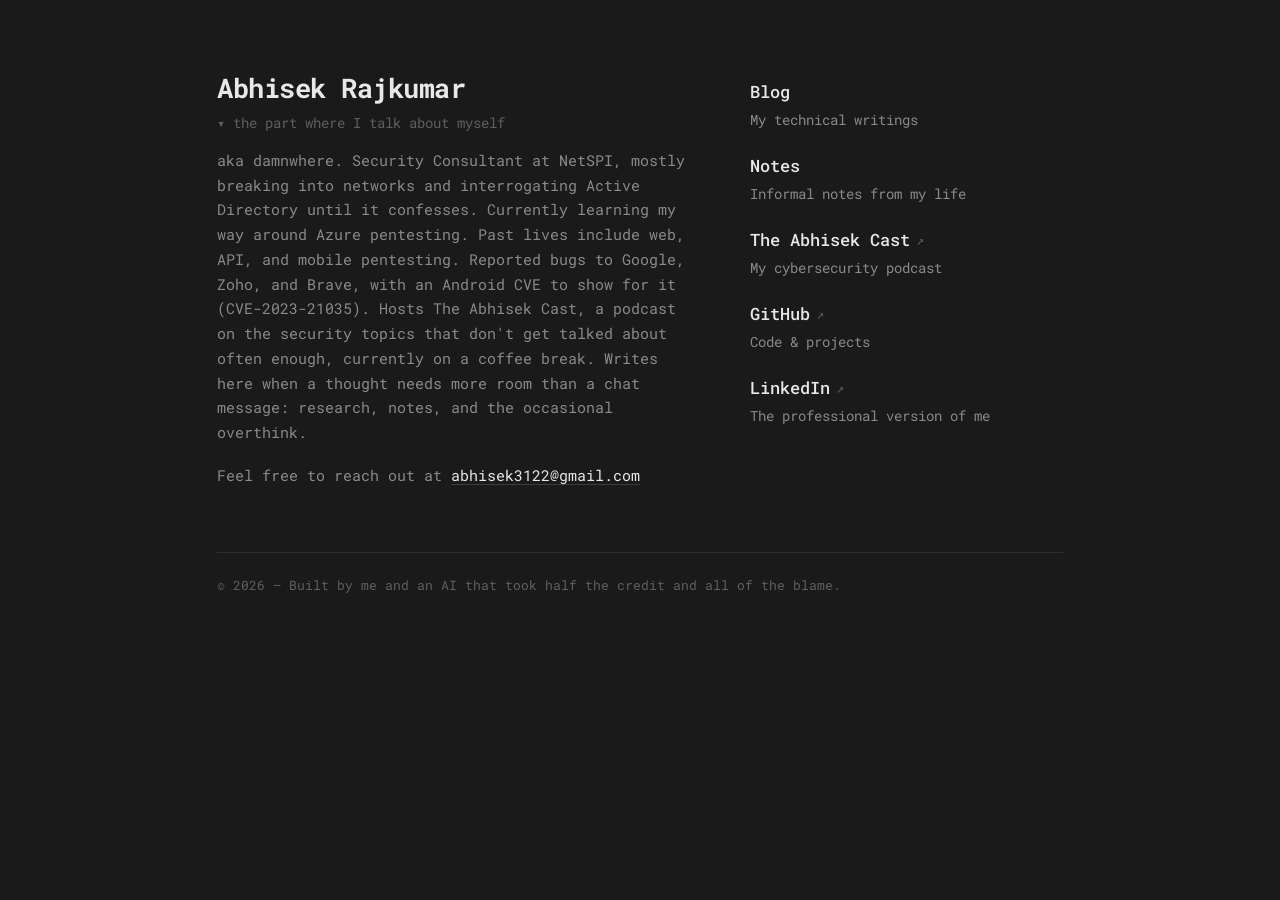
<file: index.html>
<!DOCTYPE html>
<html lang="en">
<head>
  <meta charset="UTF-8" />
  <meta name="viewport" content="width=device-width, initial-scale=1.0" />
  <title>abhisek aka. damnwhere</title>
  <meta name="description" content="Abhisek Rajkumar (damnwhere) — Security Consultant, host of The Abhisek Cast." />
  <meta property="og:type" content="website" />
  <meta property="og:title" content="abhisek aka. damnwhere" />
  <meta property="og:description" content="Abhisek Rajkumar (damnwhere) — Security Consultant, host of The Abhisek Cast." />
  <meta property="og:url" content="https://abhis3k.in/" />
  <meta name="twitter:card" content="summary" />
  <meta name="twitter:title" content="abhisek aka. damnwhere" />
  <meta name="twitter:description" content="Abhisek Rajkumar (damnwhere) — Security Consultant, host of The Abhisek Cast." />
  <link rel="icon" href="/favicon.svg" type="image/svg+xml" />
  <link rel="preconnect" href="https://fonts.googleapis.com" />
  <link rel="preconnect" href="https://fonts.gstatic.com" crossorigin />
  <link href="https://fonts.googleapis.com/css2?family=Roboto+Mono:wght@400;500;700&display=swap" rel="stylesheet" />
  <link rel="stylesheet" href="css/style.css" />
</head>
<body>
  <main class="wrap">
    <div class="layout">
      <nav class="links" id="links"></nav>
      <aside class="profile">
        <h1 id="name"></h1>
        <button class="bio-toggle" id="bioToggle" aria-expanded="true"></button>
        <div class="bio" id="bio">
          <p id="bioText"></p>
        </div>
        <p class="contact" id="contact"></p>
      </aside>
    </div>

    <footer id="footer"></footer>
  </main>

  <script src="config.js"></script>
  <script src="js/home.js"></script>
</body>
</html>
</file>
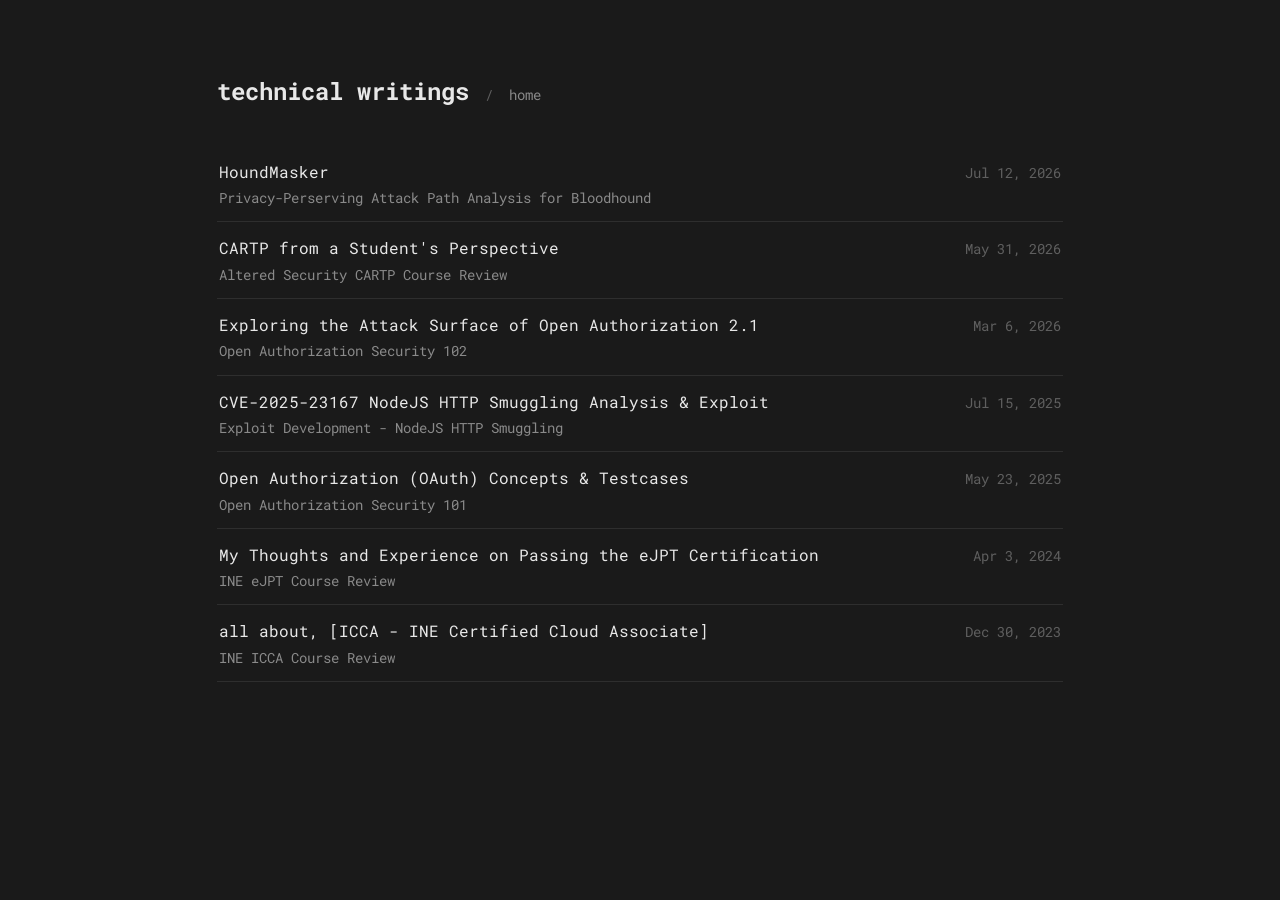
<file: blog/index.html>
<!DOCTYPE html>
<html lang="en">
<head>
  <meta charset="UTF-8" />
  <meta name="viewport" content="width=device-width, initial-scale=1.0" />
  <title>Writings — abhisek</title>
  <meta name="description" content="Technical writings & research by Abhisek Rajkumar (damnwhere)." />
  <meta property="og:type" content="website" />
  <meta property="og:title" content="Writings — abhisek" />
  <meta property="og:description" content="Technical writings & research by Abhisek Rajkumar (damnwhere)." />
  <meta property="og:url" content="https://abhis3k.in/blog/" />
  <meta name="twitter:card" content="summary" />
  <meta name="twitter:title" content="Writings — abhisek" />
  <meta name="twitter:description" content="Technical writings & research by Abhisek Rajkumar (damnwhere)." />
  <link rel="preconnect" href="https://fonts.googleapis.com" />
  <link rel="preconnect" href="https://fonts.gstatic.com" crossorigin />
  <link href="https://fonts.googleapis.com/css2?family=Roboto+Mono:wght@400;500;700&display=swap" rel="stylesheet" />
  <link rel="stylesheet" href="../css/style.css" />
  <link rel="icon" href="/favicon.svg" type="image/svg+xml" />
</head>
<body>
  <main class="wrap">
    <nav class="subnav">
      <h1>technical writings</h1>
      <span class="sep">/</span>
      <a href="../">home</a>
    </nav>

    <div id="content"><p class="empty">Loading…</p></div>
  </main>

  <script src="../js/blog-list.js"></script>
</body>
</html>
</file>
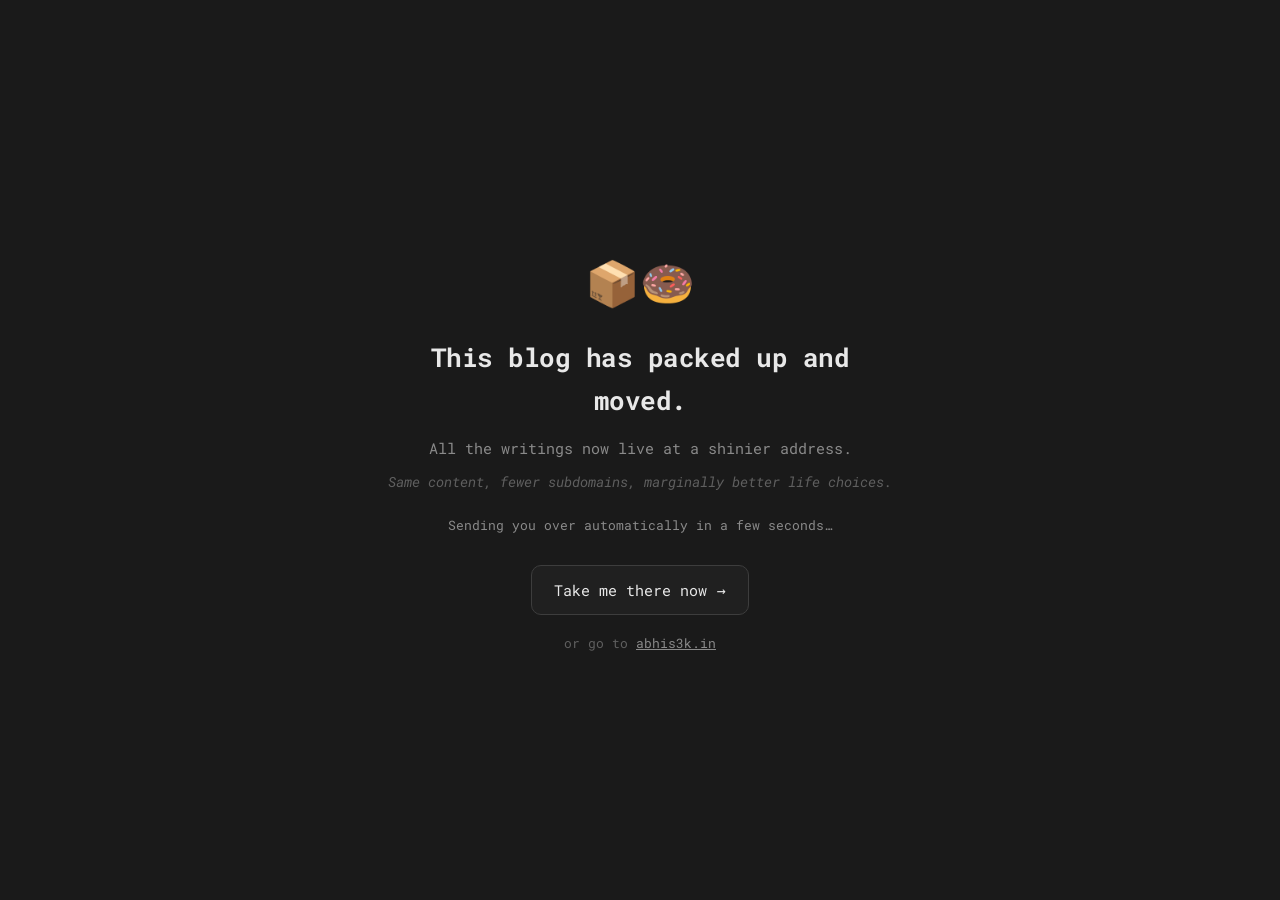
<file: moved-page/index.html>
<!DOCTYPE html>
<html lang="en">
<head>
  <meta charset="UTF-8" />
  <meta name="viewport" content="width=device-width, initial-scale=1.0" />
  <title>This blog has moved</title>
  <meta name="description" content="This blog has moved to abhis3k.in." />
  <link rel="icon" href="data:image/svg+xml,<svg xmlns='http://www.w3.org/2000/svg' viewBox='0 0 100 100'><text y='.9em' font-size='90'>🍩</text></svg>" />
  <link rel="preconnect" href="https://fonts.googleapis.com" />
  <link rel="preconnect" href="https://fonts.gstatic.com" crossorigin />
  <link href="https://fonts.googleapis.com/css2?family=Roboto+Mono:wght@400;500;700&display=swap" rel="stylesheet" />
  <meta http-equiv="refresh" content="3; url=https://abhis3k.in/blog/" />
  <style>
    * { box-sizing: border-box; margin: 0; padding: 0; }
    html, body { height: 100%; }
    body {
      background: #1a1a1a;
      color: #e8e8e8;
      font-family: "Roboto Mono", ui-monospace, SFMono-Regular, Menlo, Consolas, monospace;
      line-height: 1.65;
      -webkit-font-smoothing: antialiased;
      display: flex;
      align-items: center;
      justify-content: center;
      padding: 24px;
    }
    .card { max-width: 520px; text-align: center; }
    .emoji { font-size: 44px; }
    h1 {
      margin-top: 18px;
      font-size: 26px;
      font-weight: 700;
      letter-spacing: -0.5px;
    }
    p { margin-top: 14px; color: #8a8a8a; font-size: 15px; }
    .snark { margin-top: 10px; color: #5f5f5f; font-size: 13.5px; font-style: italic; }
    .redirect { margin-top: 22px; color: #8a8a8a; font-size: 13px; }
    .btn {
      display: inline-block;
      margin-top: 28px;
      padding: 12px 22px;
      border: 1px solid #3d3d3d;
      border-radius: 10px;
      background: #202020;
      color: #e8e8e8;
      text-decoration: none;
      font-size: 15px;
      transition: background .15s ease, border-color .15s ease, transform .15s ease;
    }
    .btn:hover { background: #262626; border-color: #4a4a4a; transform: translateY(-1px); }
    .url { margin-top: 18px; font-size: 12.5px; color: #5f5f5f; }
    .url a { color: #8a8a8a; }
  </style>
</head>
<body>
  <main class="card">
    <div class="emoji">📦🍩</div>
    <h1>This blog has packed up and moved.</h1>
    <p>All the writings now live at a shinier address.</p>
    <p class="snark">Same content, fewer subdomains, marginally better life choices.</p>

    <p class="redirect">Sending you over automatically in a few seconds…</p>

    <a class="btn" href="https://abhis3k.in/blog/">Take me there now →</a>

    <div class="url">or go to <a href="https://abhis3k.in/">abhis3k.in</a></div>
  </main>
</body>
</html>
</file>
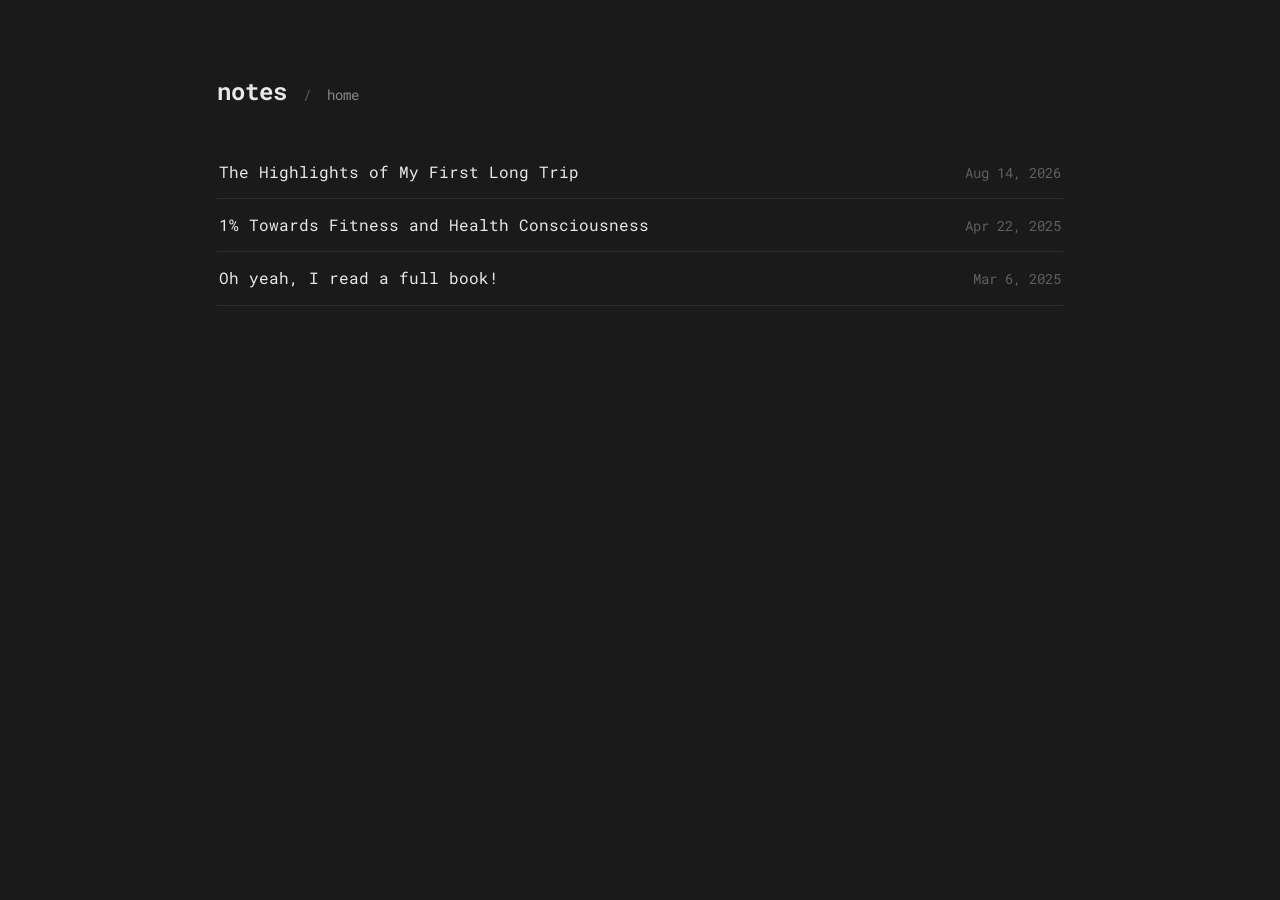
<file: notes/index.html>
<!DOCTYPE html>
<html lang="en">
<head>
  <meta charset="UTF-8" />
  <meta name="viewport" content="width=device-width, initial-scale=1.0" />
  <title>Notes</title>
  <meta name="description" content="Informal notes from my life." />
  <link rel="preconnect" href="https://fonts.googleapis.com" />
  <link rel="preconnect" href="https://fonts.gstatic.com" crossorigin />
  <link href="https://fonts.googleapis.com/css2?family=Roboto+Mono:wght@400;500;700&display=swap" rel="stylesheet" />
  <link rel="stylesheet" href="../css/style.css" />
</head>
<body>
  <main class="wrap">
    <nav class="subnav">
      <h1>notes</h1>
      <span class="sep">/</span>
      <a href="../">home</a>
    </nav>

    <div id="content"><p class="empty">Loading…</p></div>
  </main>

  <script src="../js/notes-list.js"></script>
</body>
</html>
</file>
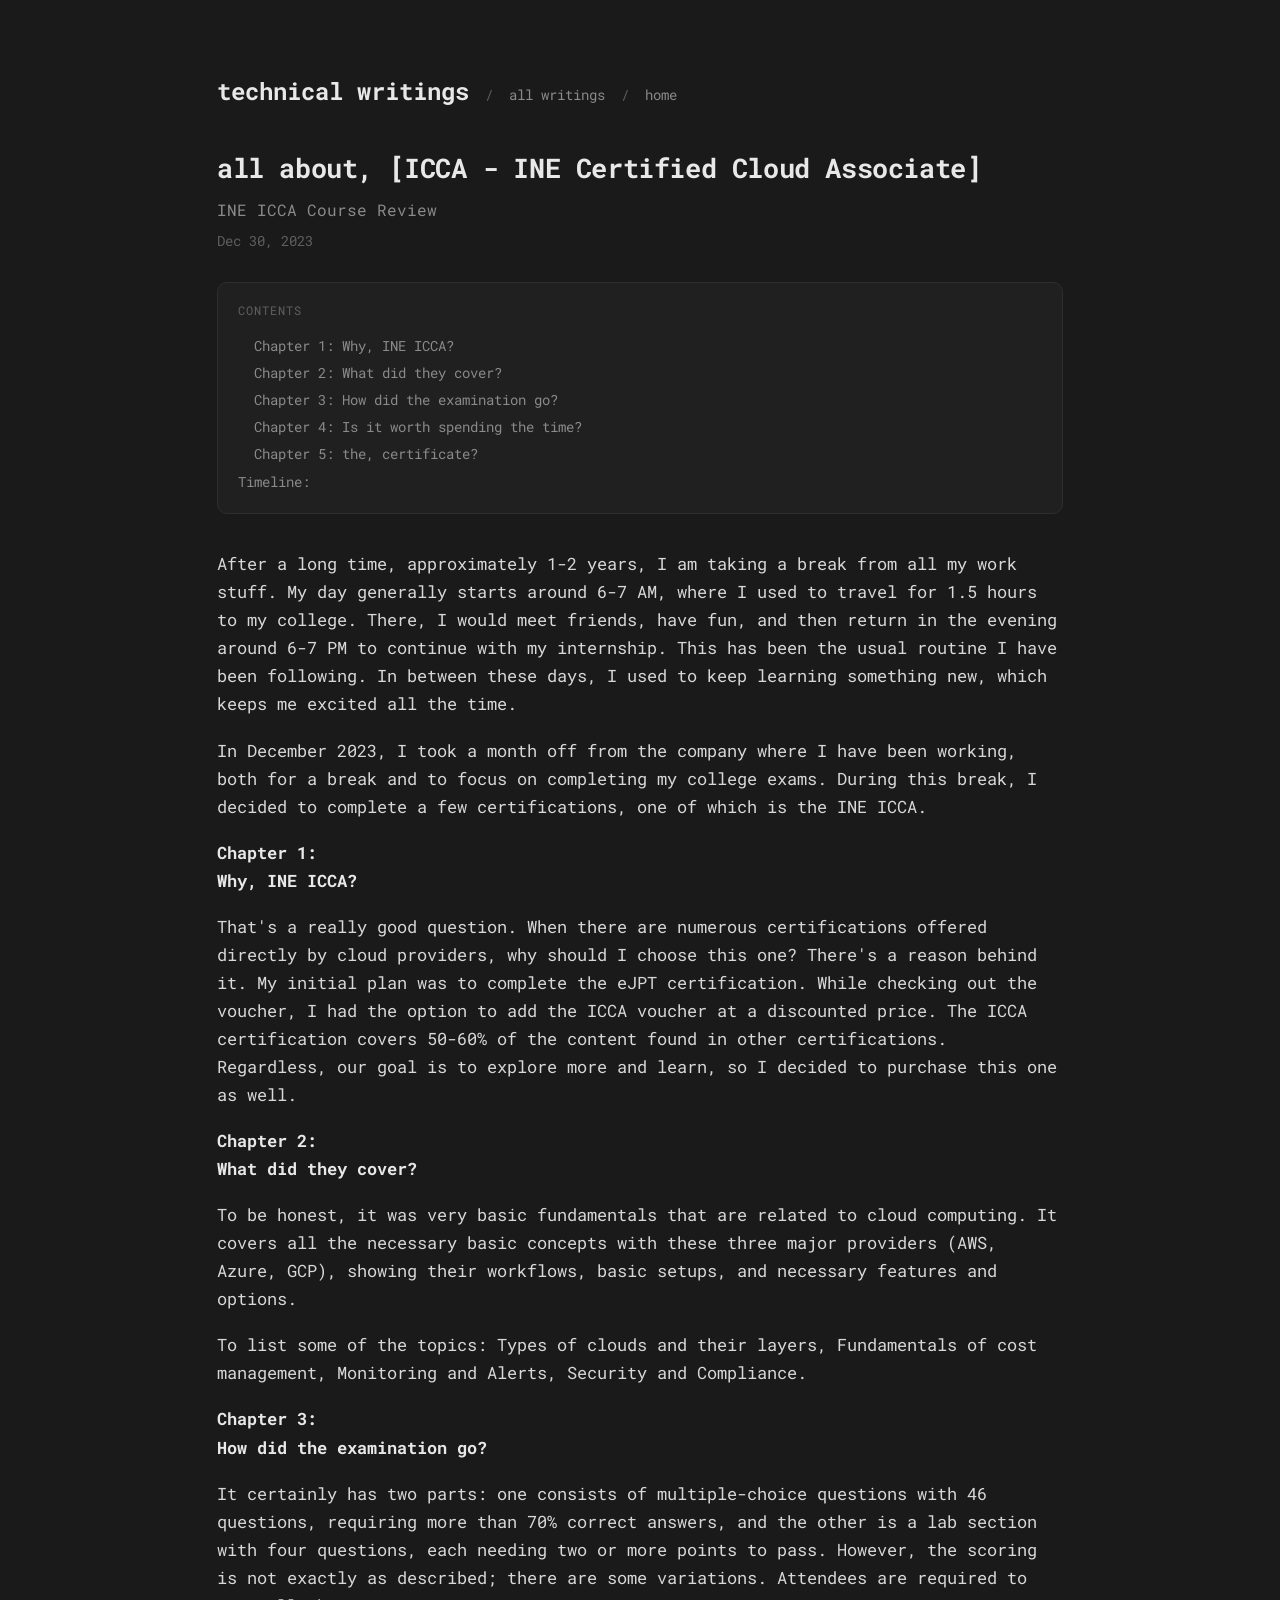
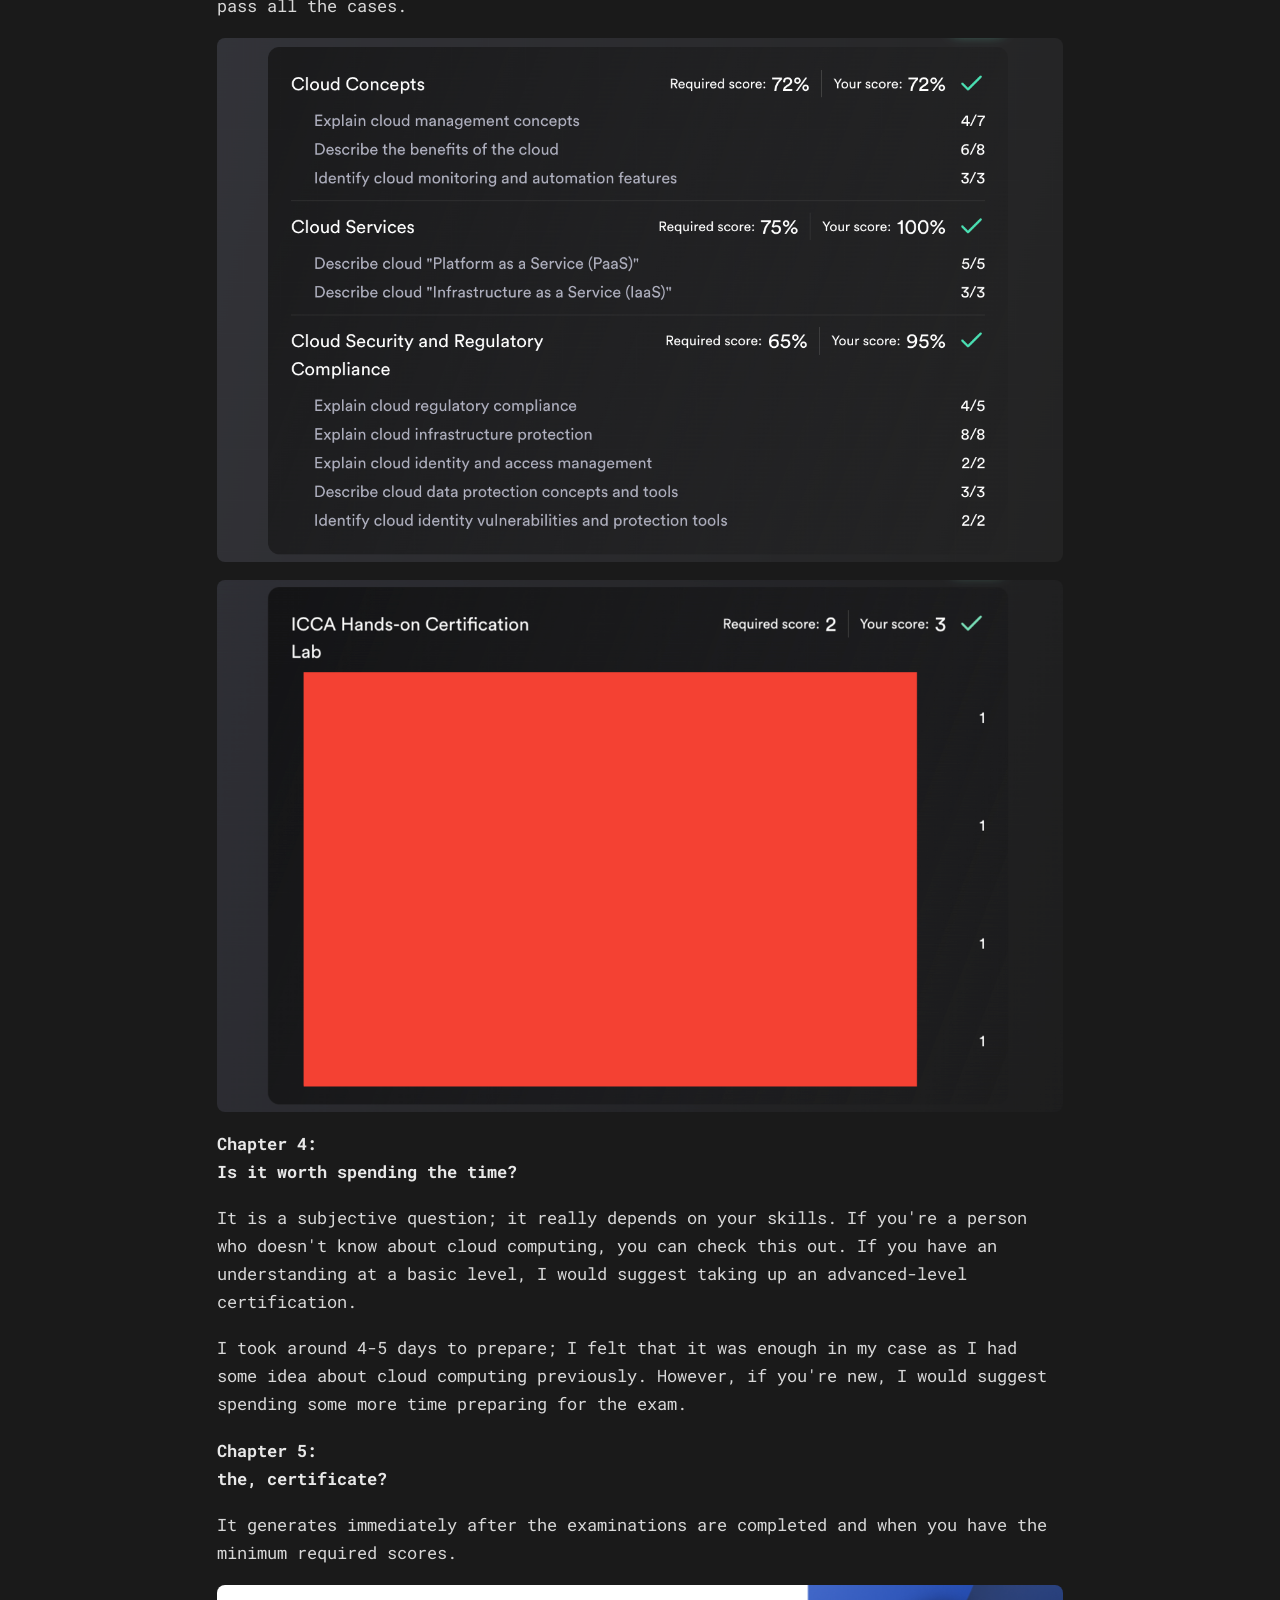
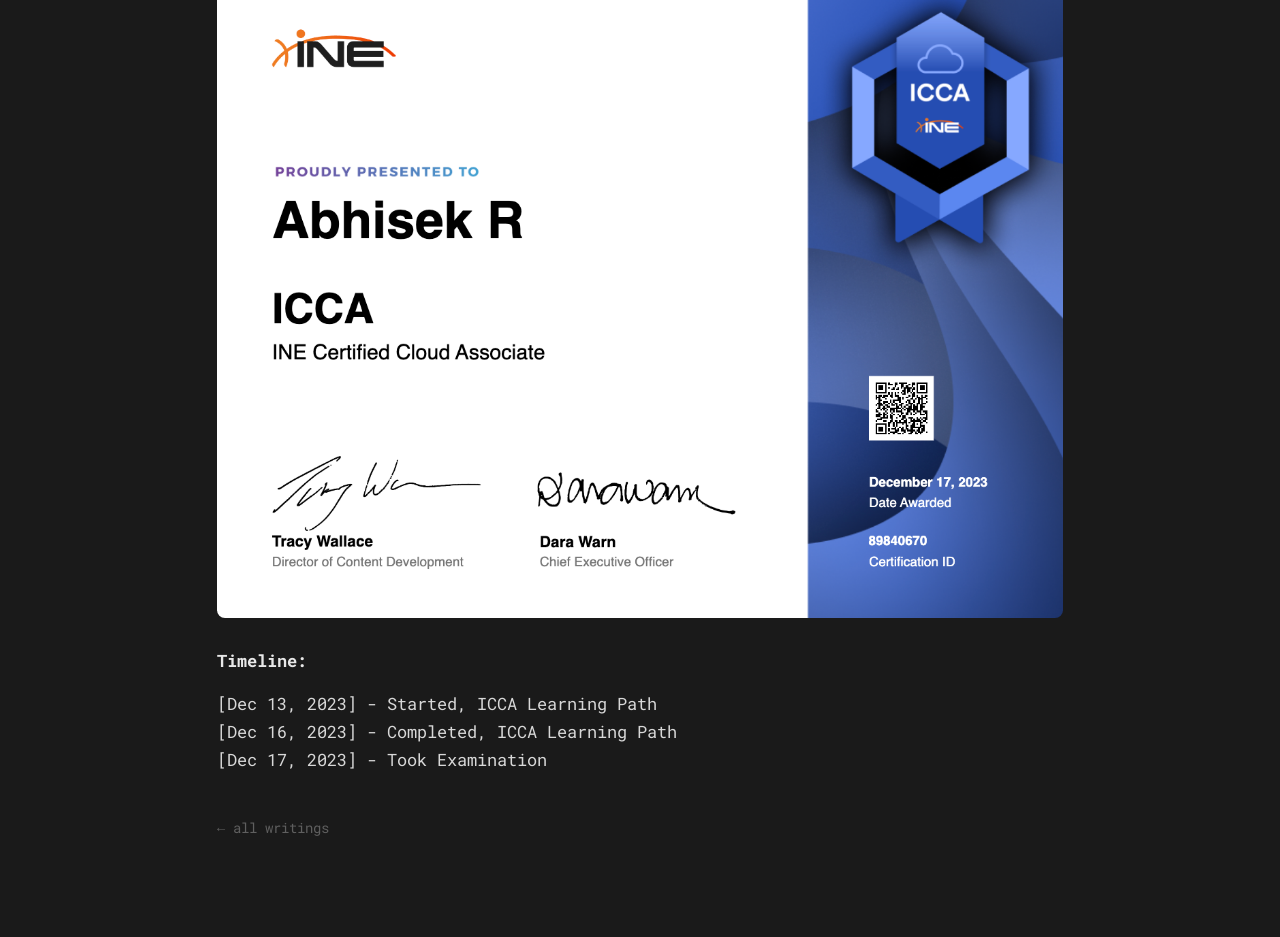
<file: blog/all-about-icca-certification/index.html>
<!DOCTYPE html>
<html lang="en">
<head>
  <meta charset="UTF-8" />
  <meta name="viewport" content="width=device-width, initial-scale=1.0" />
  <title>all about, [ICCA - INE Certified Cloud Associate]</title>
  <meta name="description" content="After a long time, approximately 1-2 years, I am taking a break from all my work stuff. My day generally starts around 6-7 AM, where I used to travel for…" />
  <meta property="og:type" content="article" />
  <meta property="og:title" content="all about, [ICCA - INE Certified Cloud Associate]" />
  <meta property="og:description" content="After a long time, approximately 1-2 years, I am taking a break from all my work stuff. My day generally starts around 6-7 AM, where I used to travel for…" />
  <meta property="og:url" content="https://abhis3k.in/blog/all-about-icca-certification/" />
  <meta property="og:image" content="https://abhis3k.in/blog/all-about-icca-certification/mcq-scoring.png" />
  <meta name="twitter:card" content="summary_large_image" />
  <meta name="twitter:title" content="all about, [ICCA - INE Certified Cloud Associate]" />
  <meta name="twitter:description" content="After a long time, approximately 1-2 years, I am taking a break from all my work stuff. My day generally starts around 6-7 AM, where I used to travel for…" />
  <meta name="twitter:image" content="https://abhis3k.in/blog/all-about-icca-certification/mcq-scoring.png" />
  <link rel="preconnect" href="https://fonts.googleapis.com" />
  <link rel="preconnect" href="https://fonts.gstatic.com" crossorigin />
  <link href="https://fonts.googleapis.com/css2?family=Roboto+Mono:wght@400;500;700&display=swap" rel="stylesheet" />
  <link rel="stylesheet" href="../../css/style.css" />
  <link rel="icon" href="/favicon.svg" type="image/svg+xml" />
</head>
<body>
  <main class="wrap">
    <nav class="subnav">
      <h1>technical writings</h1>
      <span class="sep">/</span>
      <a href="../">all writings</a>
      <span class="sep">/</span>
      <a href="../../">home</a>
    </nav>
    <div id="content"><p class="empty">Loading…</p></div>
  </main>
  <script src="../../lib/marked.min.js"></script>
  <script src="../../js/post.js"></script>
  <script src="../../js/lightbox.js"></script>
</body>
</html>
</file>
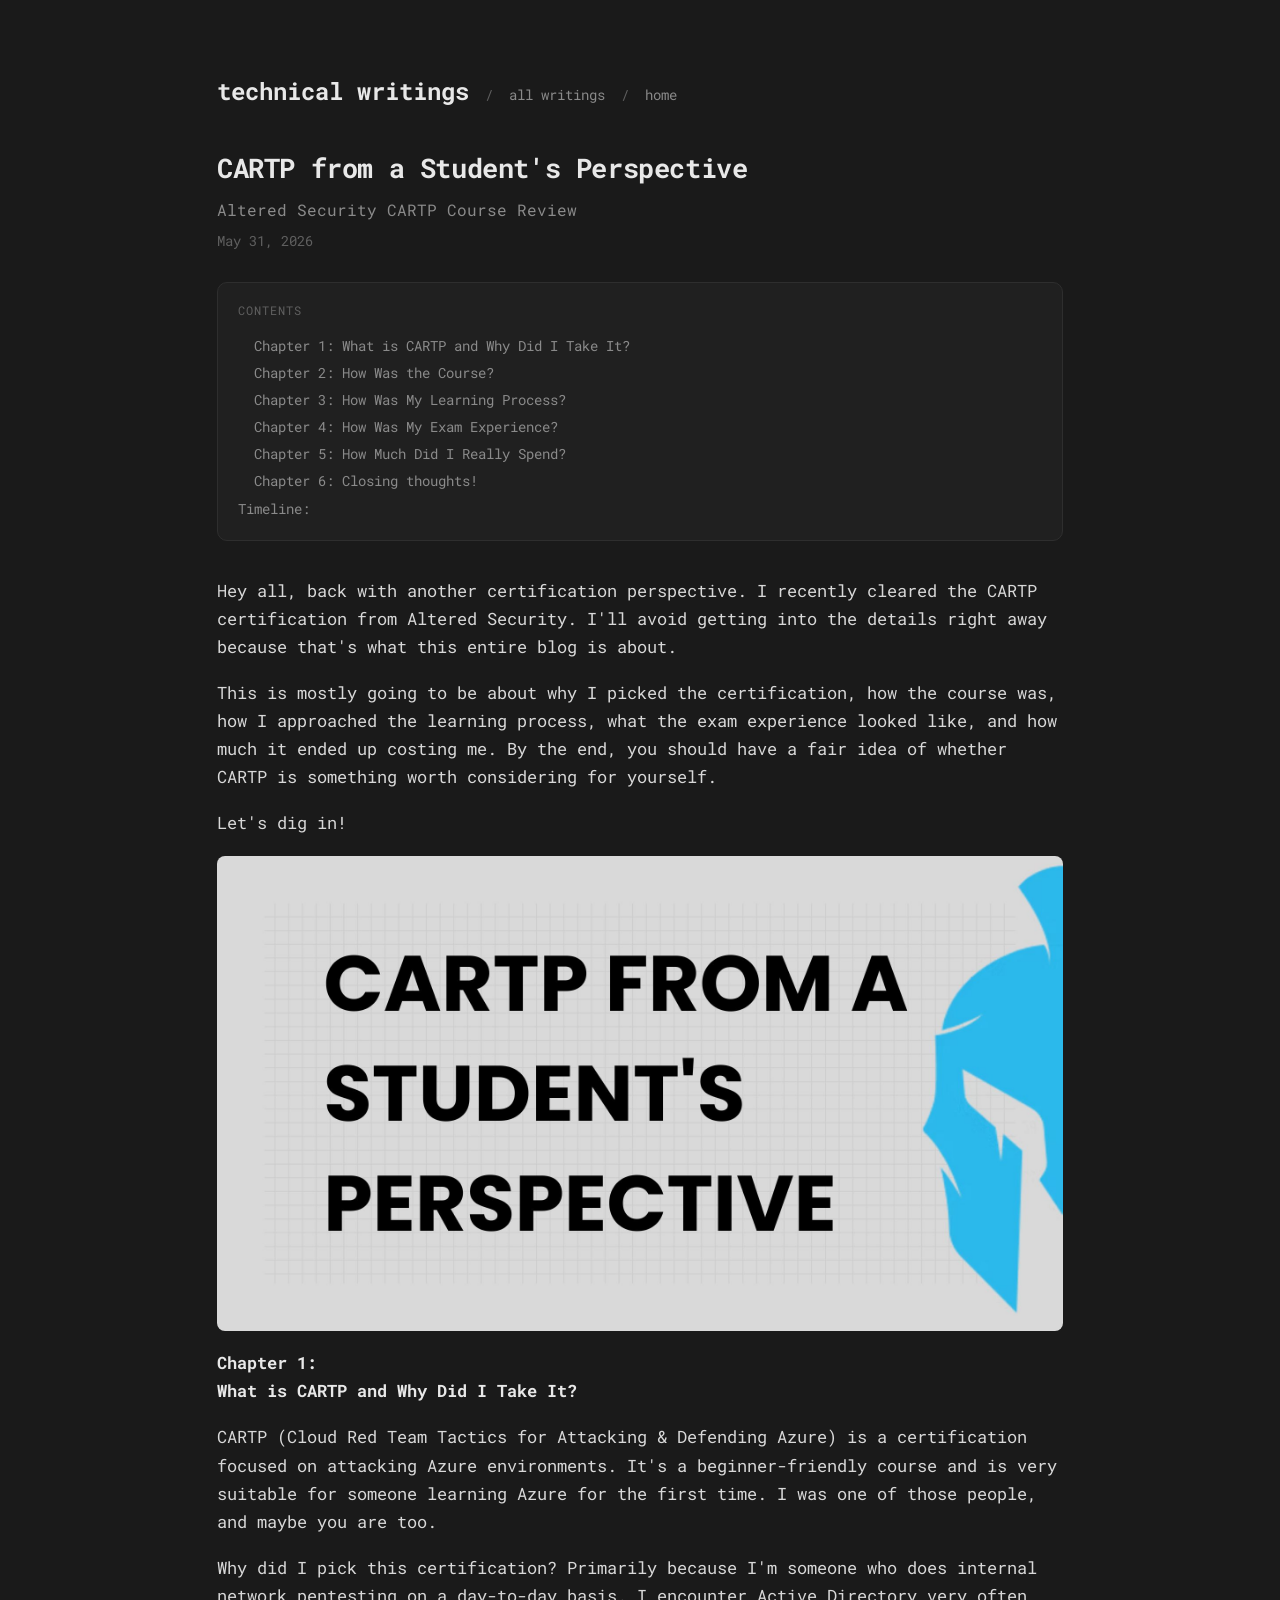
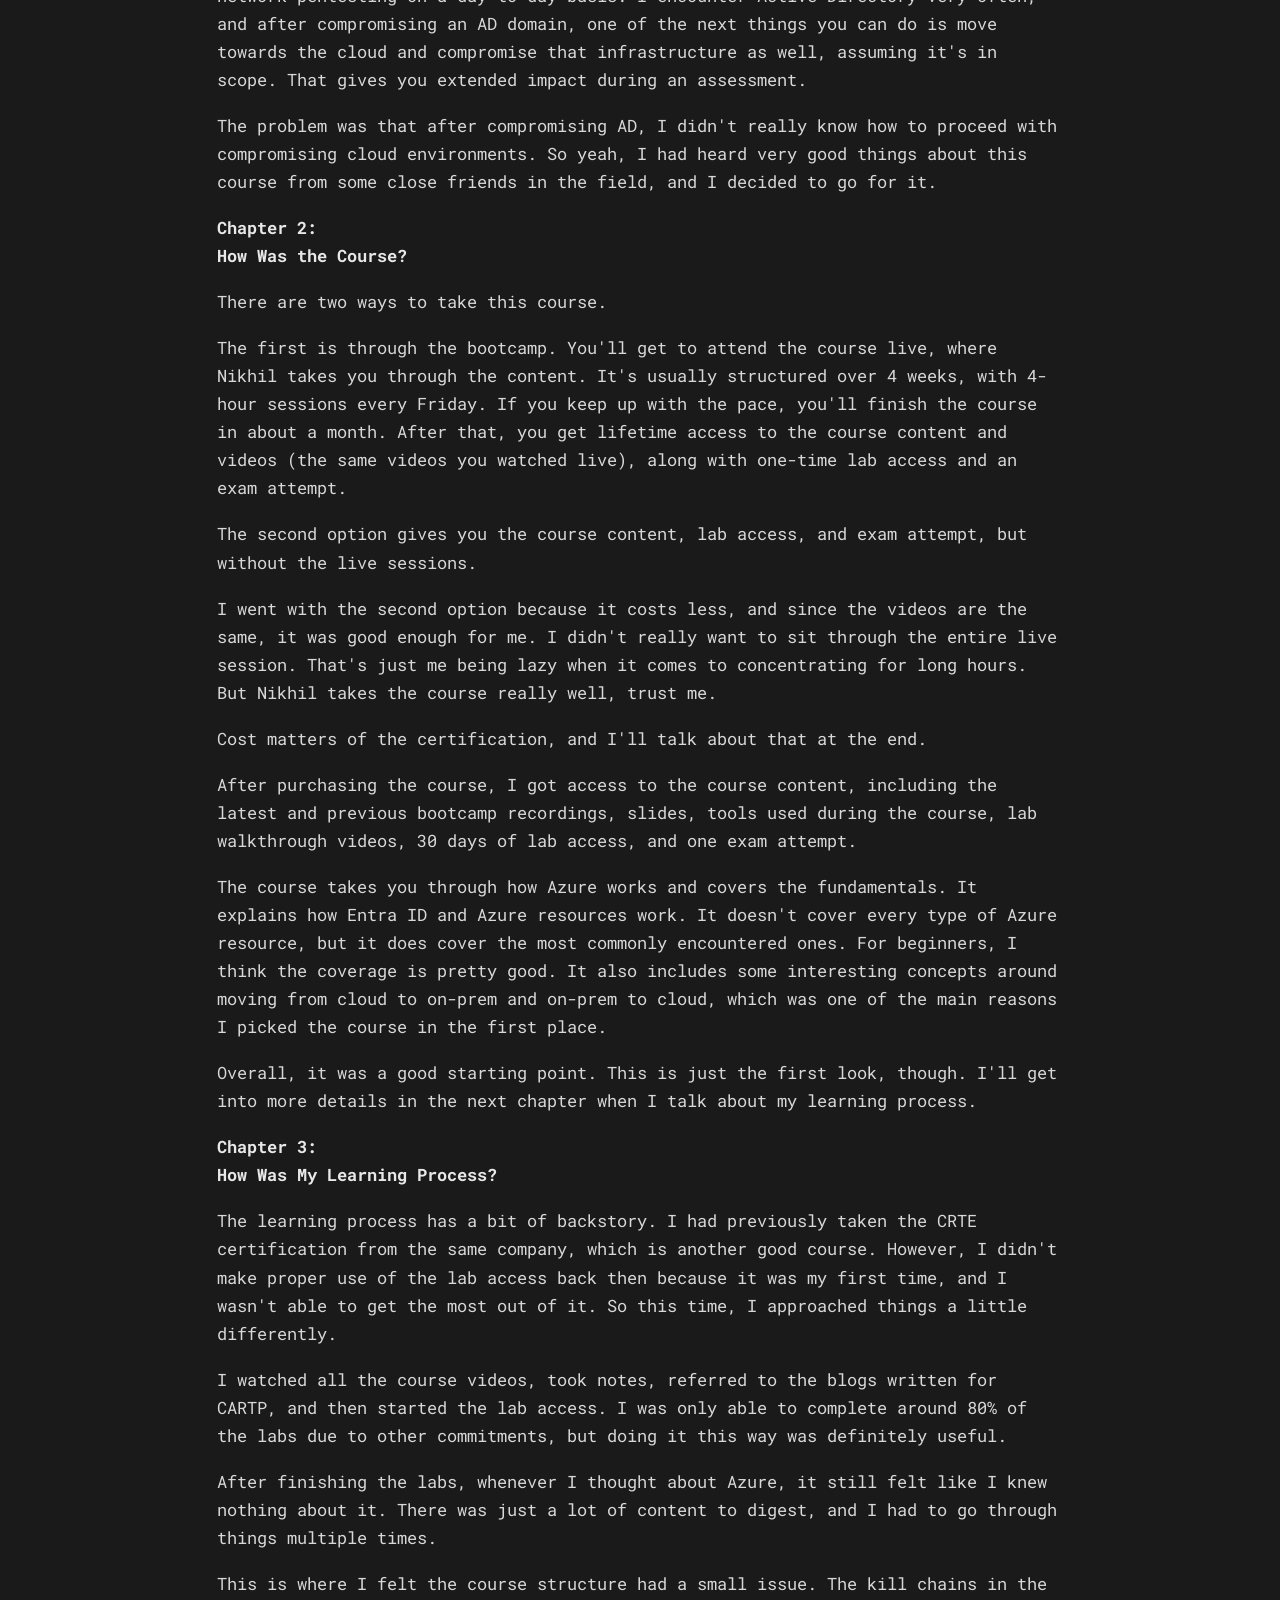
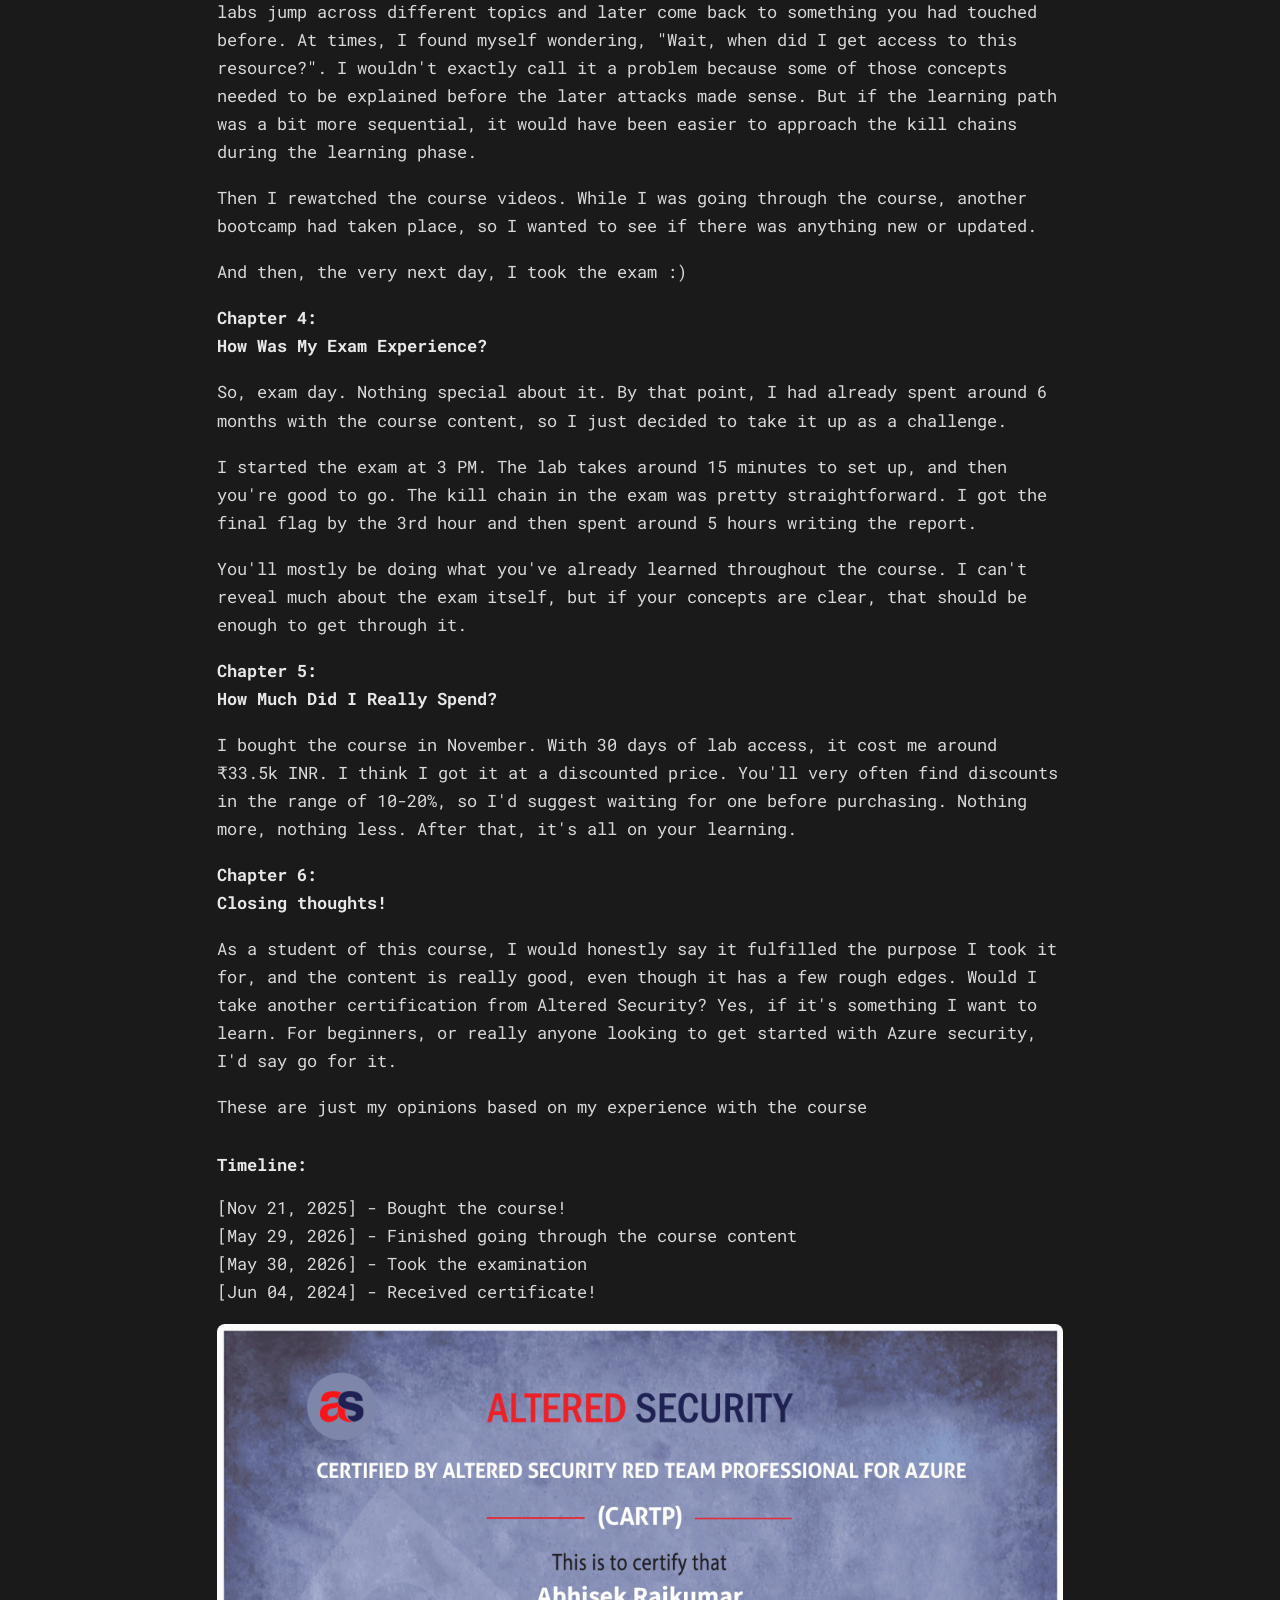
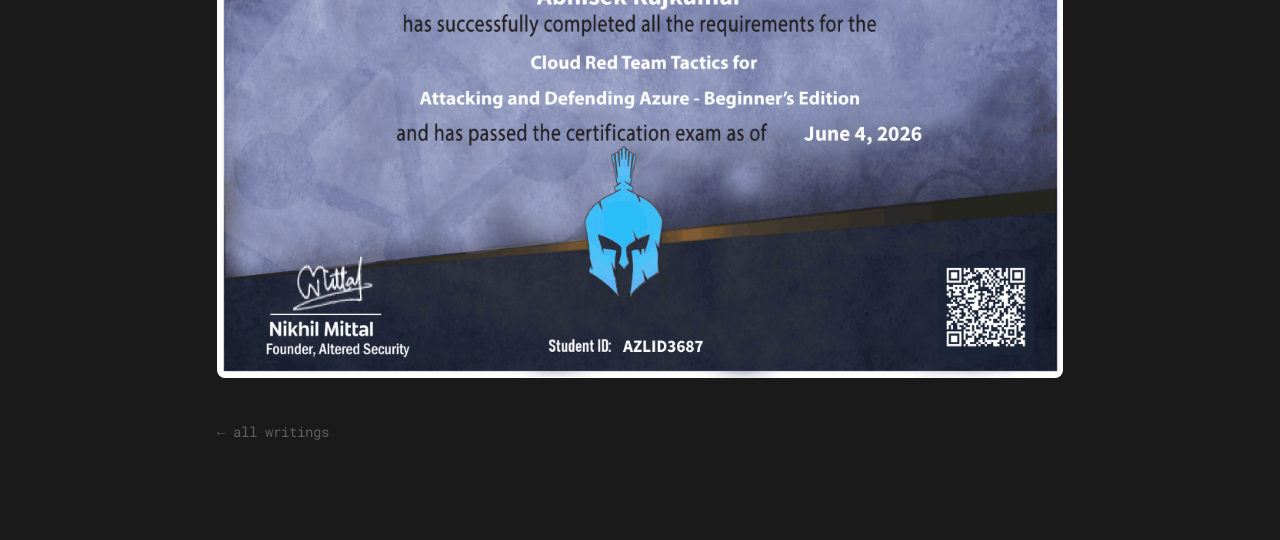
<file: blog/cartp-from-a-student-perspective/index.html>
<!DOCTYPE html>
<html lang="en">
<head>
  <meta charset="UTF-8" />
  <meta name="viewport" content="width=device-width, initial-scale=1.0" />
  <title>CARTP from a Student's Perspective</title>
  <meta name="description" content="Hey all, back with another certification perspective. I recently cleared the CARTP certification from Altered Security. I'll avoid getting into the details…" />
  <meta property="og:type" content="article" />
  <meta property="og:title" content="CARTP from a Student's Perspective" />
  <meta property="og:description" content="Hey all, back with another certification perspective. I recently cleared the CARTP certification from Altered Security. I'll avoid getting into the details…" />
  <meta property="og:url" content="https://abhis3k.in/blog/cartp-from-a-student-perspective/" />
  <meta property="og:image" content="https://abhis3k.in/blog/cartp-from-a-student-perspective/poster.jpg" />
  <meta name="twitter:card" content="summary_large_image" />
  <meta name="twitter:title" content="CARTP from a Student's Perspective" />
  <meta name="twitter:description" content="Hey all, back with another certification perspective. I recently cleared the CARTP certification from Altered Security. I'll avoid getting into the details…" />
  <meta name="twitter:image" content="https://abhis3k.in/blog/cartp-from-a-student-perspective/poster.jpg" />
  <link rel="preconnect" href="https://fonts.googleapis.com" />
  <link rel="preconnect" href="https://fonts.gstatic.com" crossorigin />
  <link href="https://fonts.googleapis.com/css2?family=Roboto+Mono:wght@400;500;700&display=swap" rel="stylesheet" />
  <link rel="stylesheet" href="../../css/style.css" />
  <link rel="icon" href="/favicon.svg" type="image/svg+xml" />
</head>
<body>
  <main class="wrap">
    <nav class="subnav">
      <h1>technical writings</h1>
      <span class="sep">/</span>
      <a href="../">all writings</a>
      <span class="sep">/</span>
      <a href="../../">home</a>
    </nav>
    <div id="content"><p class="empty">Loading…</p></div>
  </main>
  <script src="../../lib/marked.min.js"></script>
  <script src="../../js/post.js"></script>
  <script src="../../js/lightbox.js"></script>
</body>
</html>
</file>
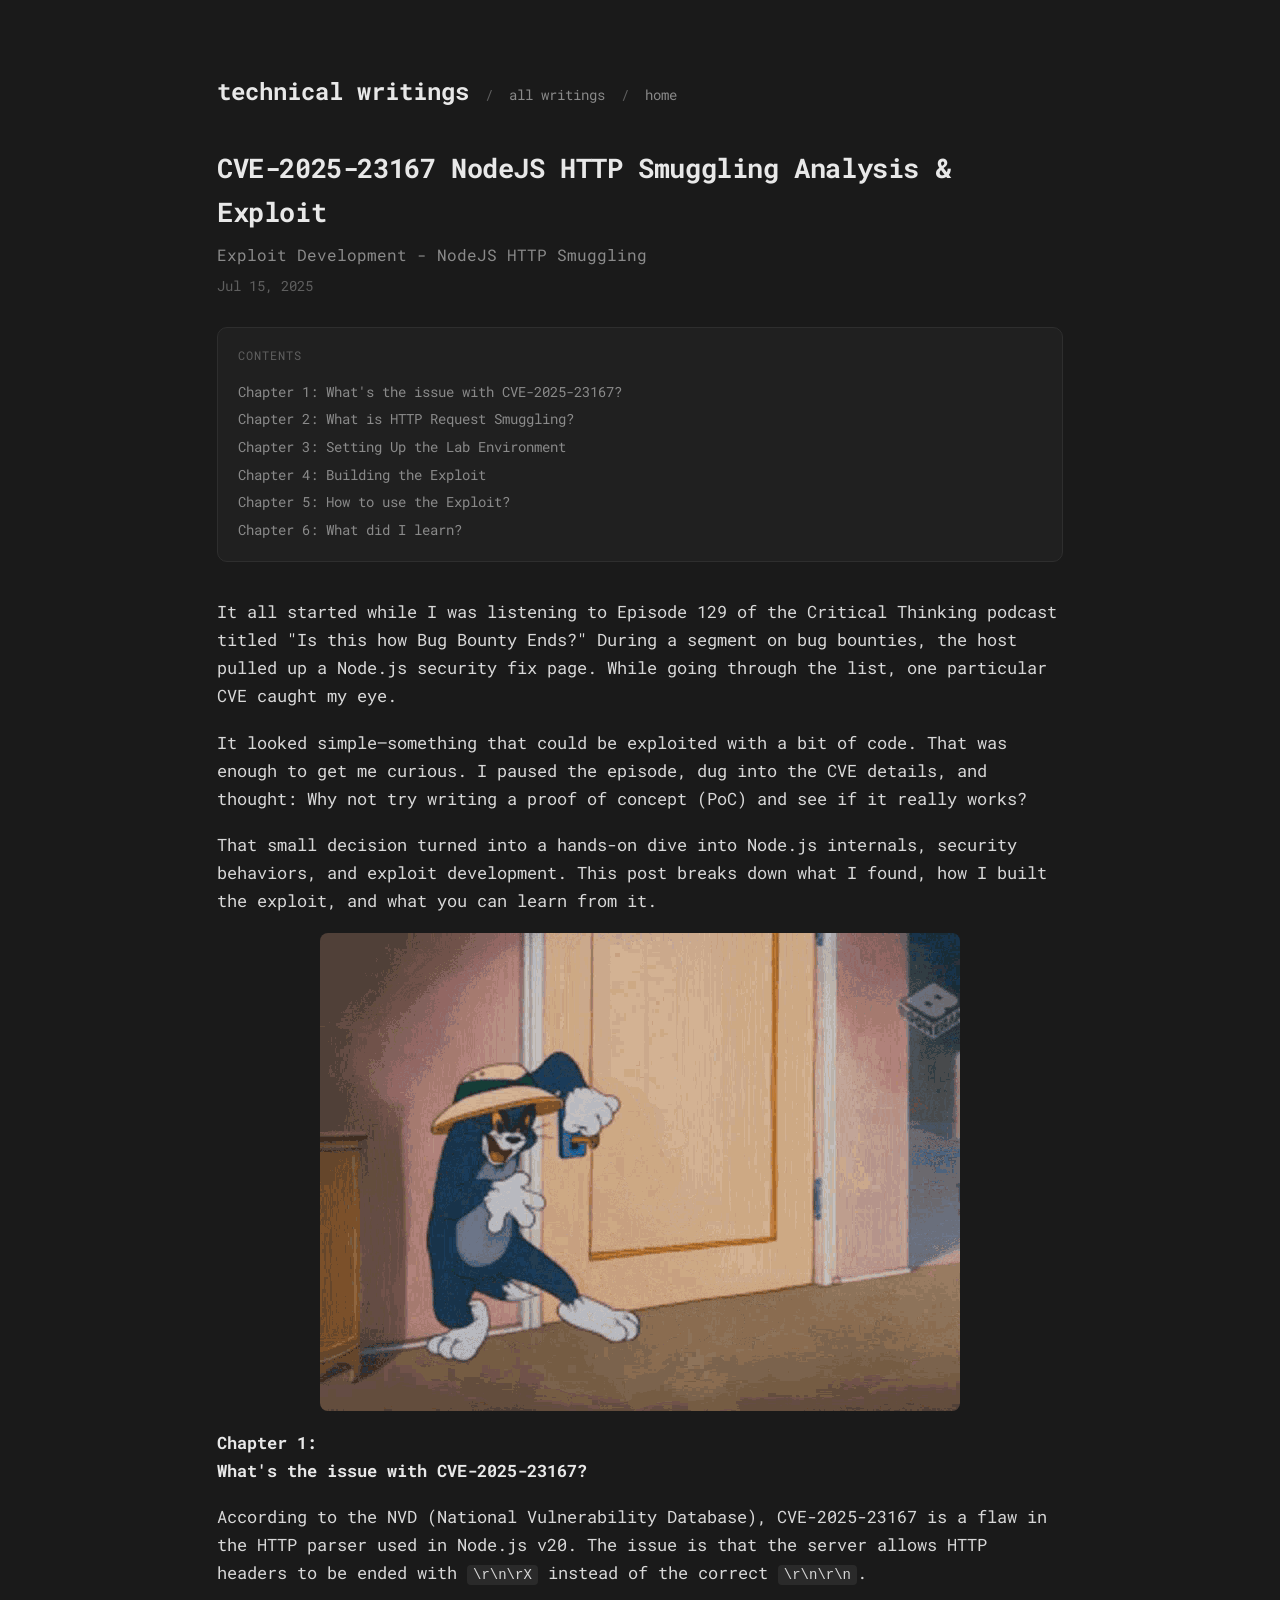
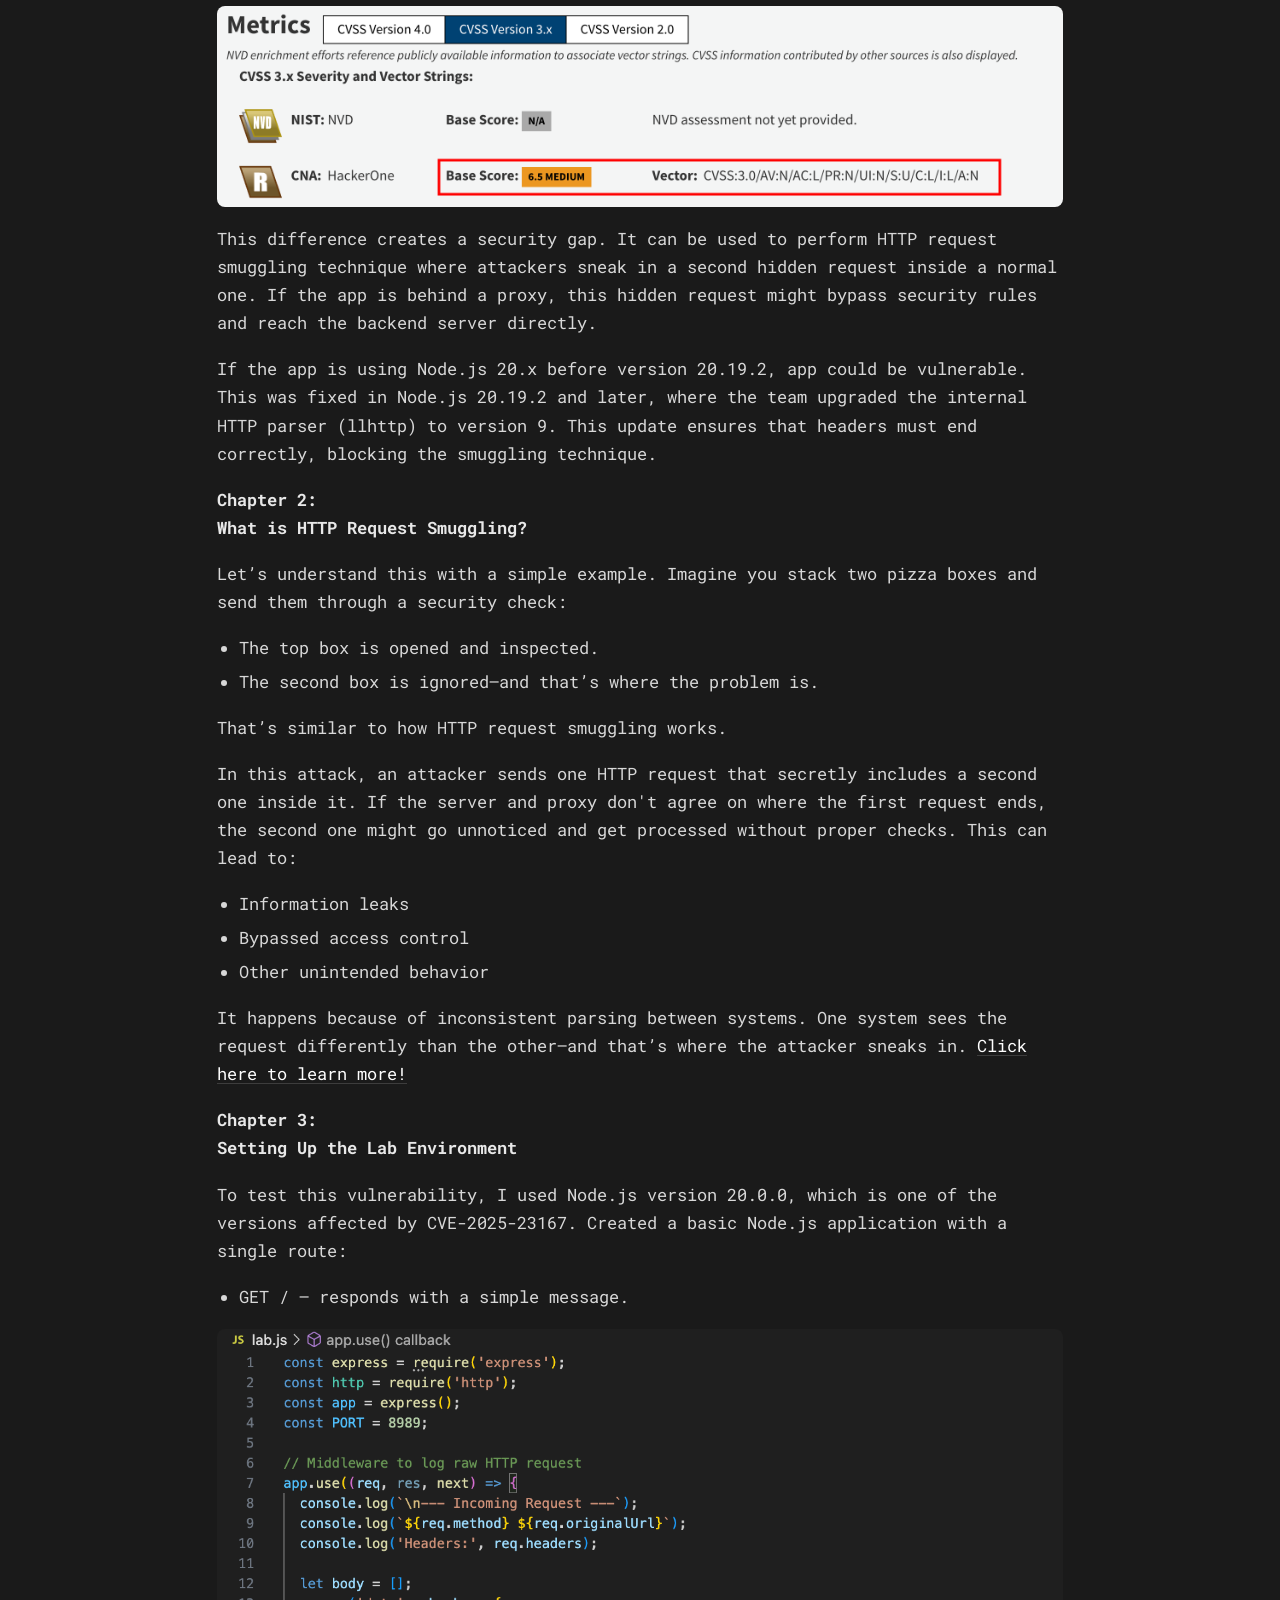
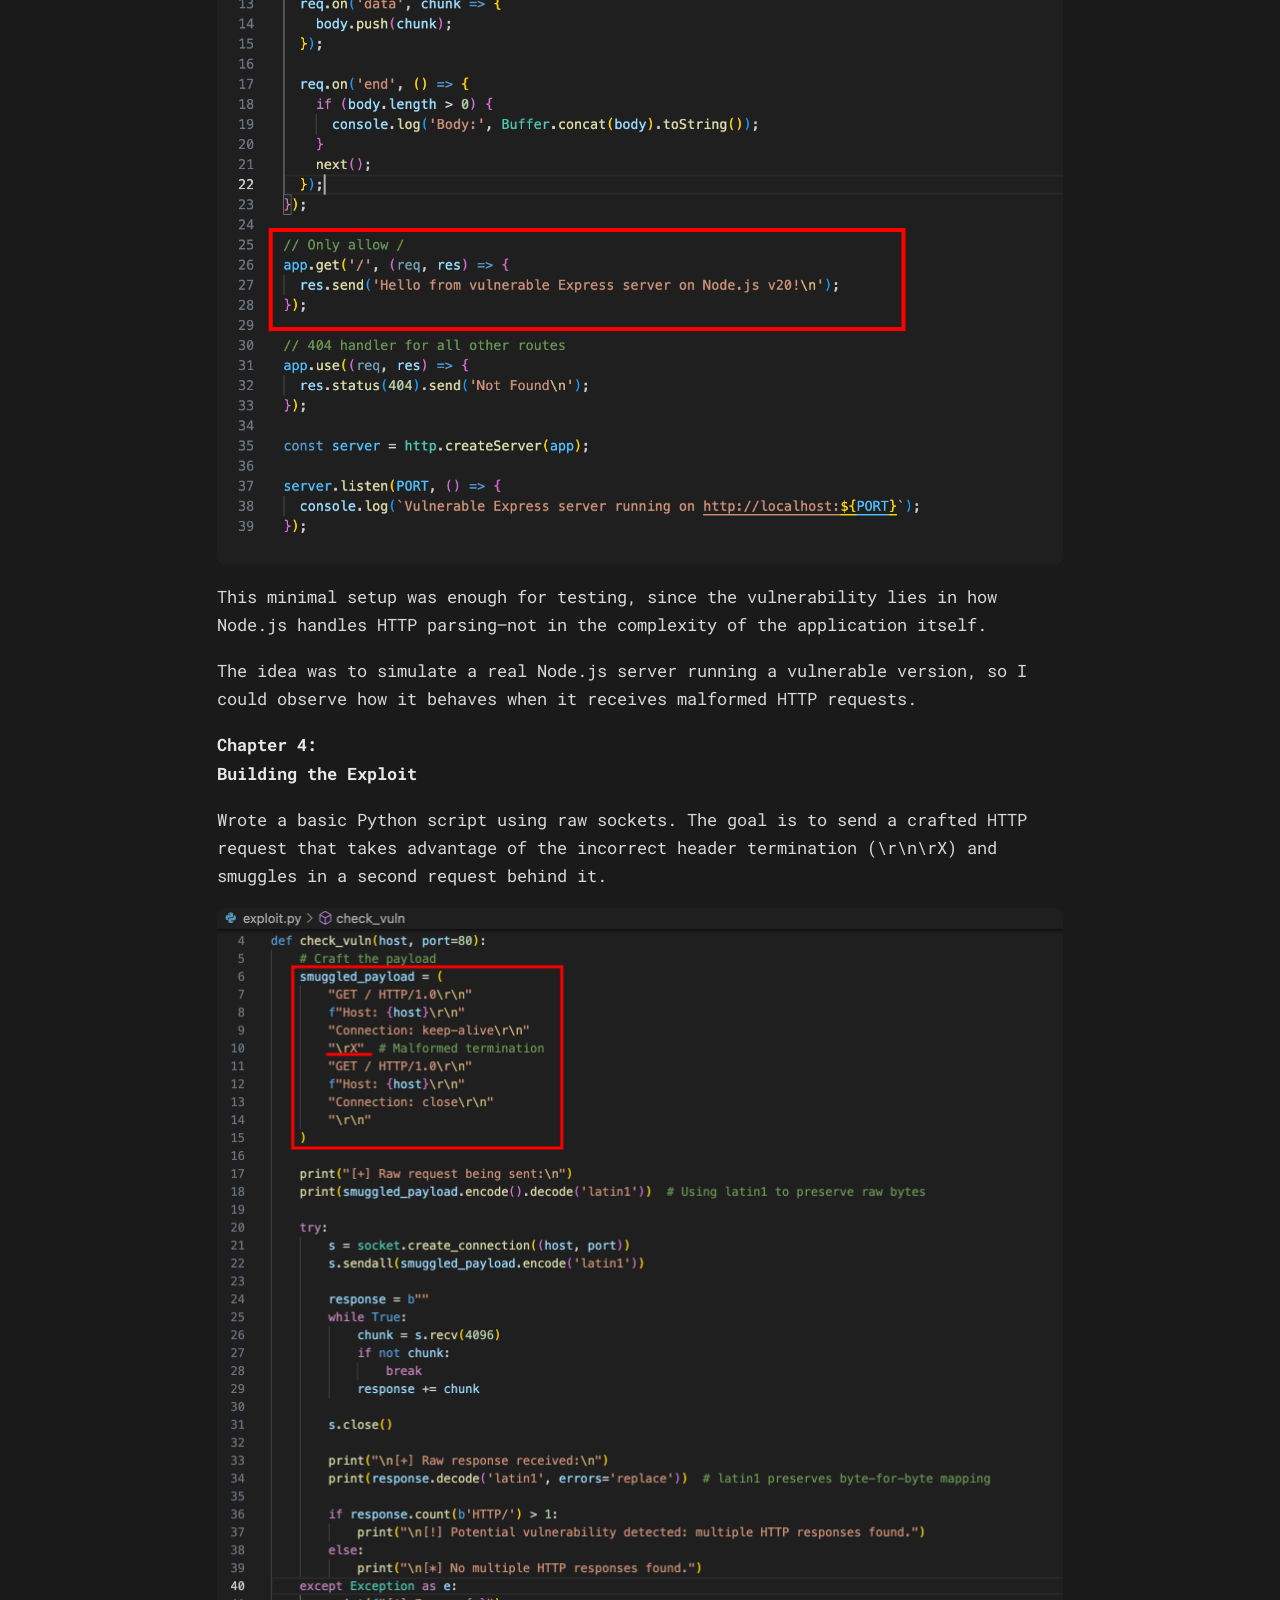
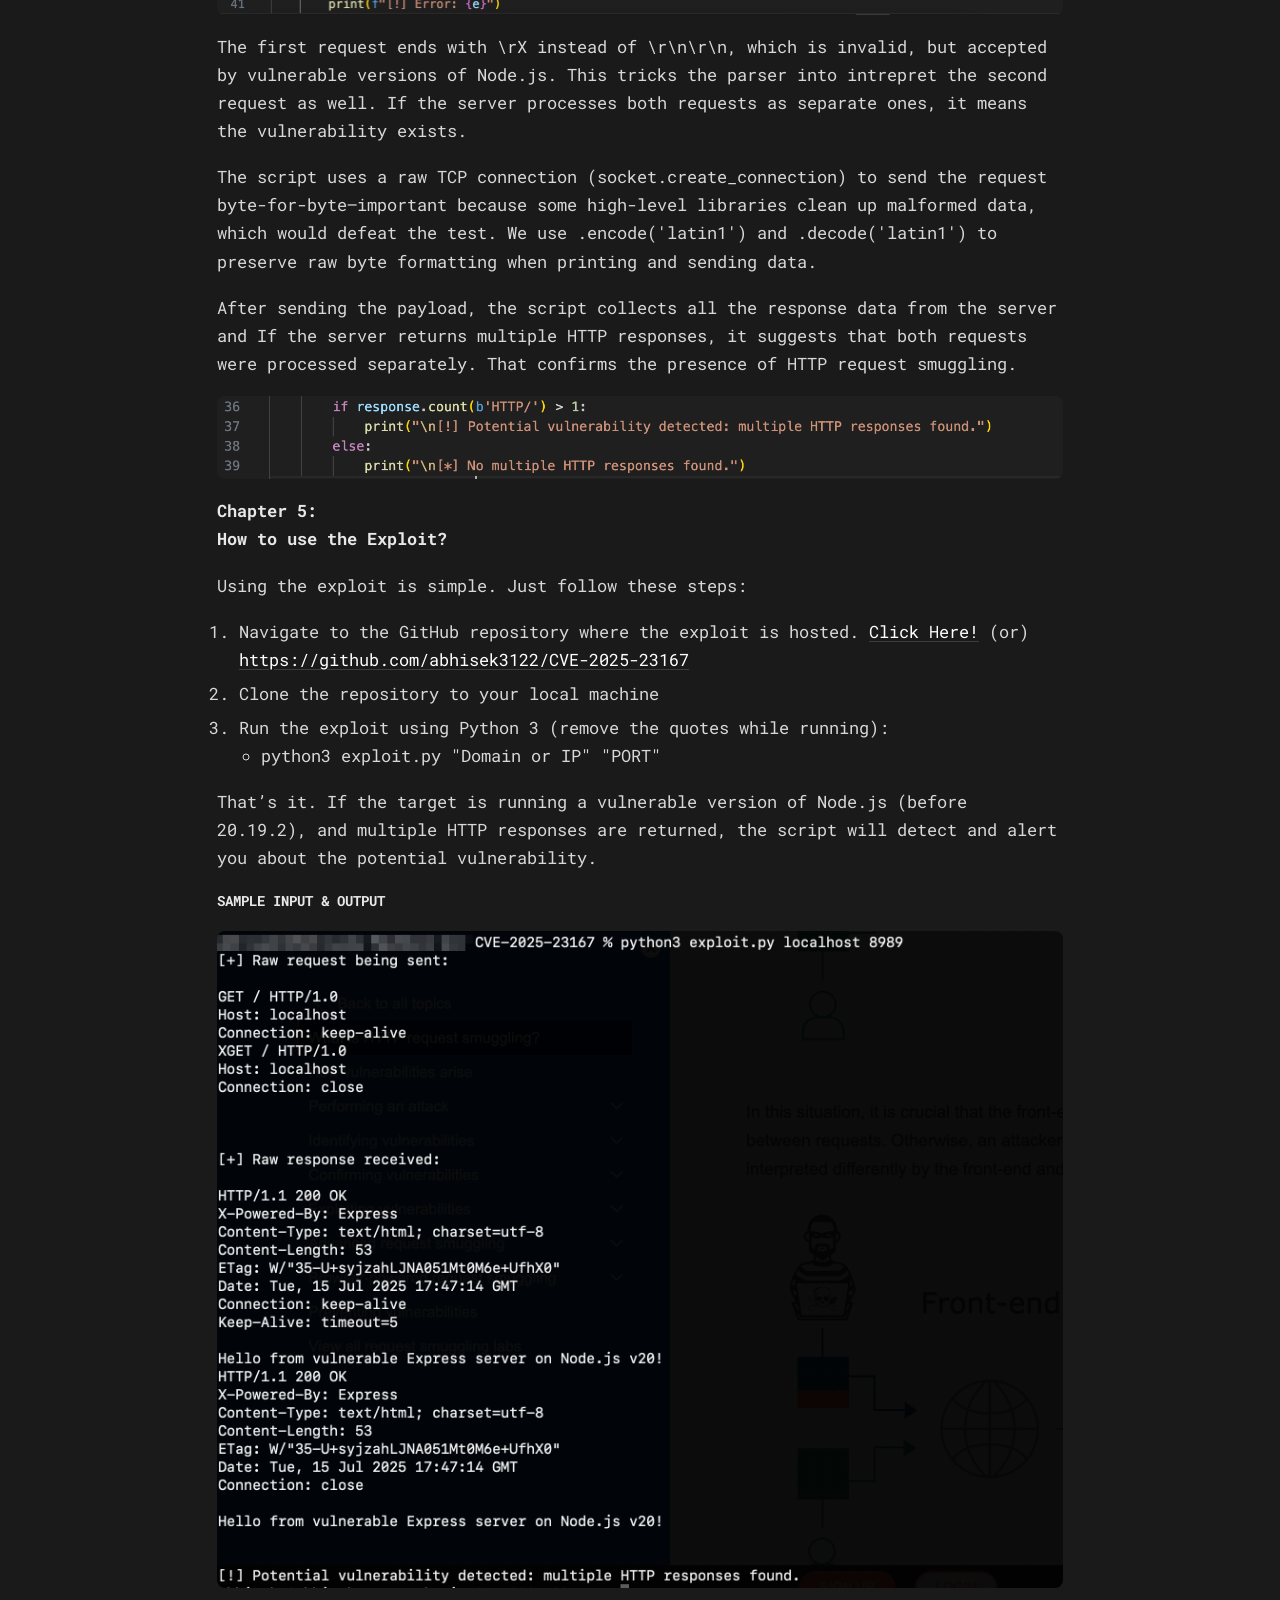
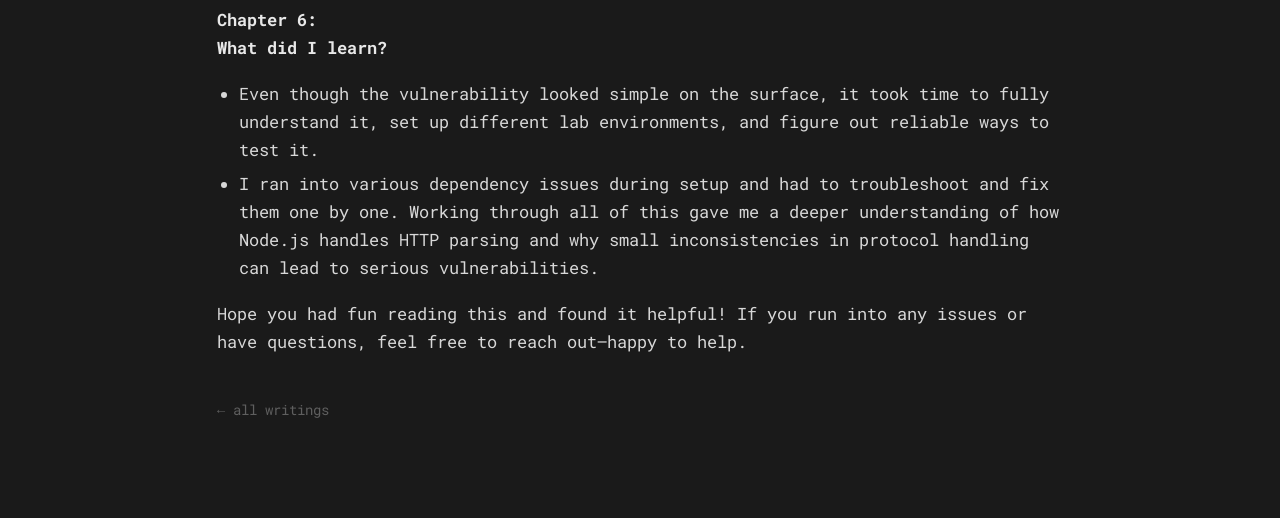
<file: blog/cve-2025-23167-nodejs-http-smuggling/index.html>
<!DOCTYPE html>
<html lang="en">
<head>
  <meta charset="UTF-8" />
  <meta name="viewport" content="width=device-width, initial-scale=1.0" />
  <title>CVE-2025-23167 NodeJS HTTP Smuggling Analysis &amp; Exploit</title>
  <meta name="description" content="It all started while I was listening to Episode 129 of the Critical Thinking podcast titled &quot;Is this how Bug Bounty Ends?&quot; During a segment on bug bounties,…" />
  <meta property="og:type" content="article" />
  <meta property="og:title" content="CVE-2025-23167 NodeJS HTTP Smuggling Analysis &amp; Exploit" />
  <meta property="og:description" content="It all started while I was listening to Episode 129 of the Critical Thinking podcast titled &quot;Is this how Bug Bounty Ends?&quot; During a segment on bug bounties,…" />
  <meta property="og:url" content="https://abhis3k.in/blog/cve-2025-23167-nodejs-http-smuggling/" />
  <meta property="og:image" content="https://abhis3k.in/blog/cve-2025-23167-nodejs-http-smuggling/main.gif" />
  <meta name="twitter:card" content="summary_large_image" />
  <meta name="twitter:title" content="CVE-2025-23167 NodeJS HTTP Smuggling Analysis &amp; Exploit" />
  <meta name="twitter:description" content="It all started while I was listening to Episode 129 of the Critical Thinking podcast titled &quot;Is this how Bug Bounty Ends?&quot; During a segment on bug bounties,…" />
  <meta name="twitter:image" content="https://abhis3k.in/blog/cve-2025-23167-nodejs-http-smuggling/main.gif" />
  <link rel="preconnect" href="https://fonts.googleapis.com" />
  <link rel="preconnect" href="https://fonts.gstatic.com" crossorigin />
  <link href="https://fonts.googleapis.com/css2?family=Roboto+Mono:wght@400;500;700&display=swap" rel="stylesheet" />
  <link rel="stylesheet" href="../../css/style.css" />
  <link rel="icon" href="/favicon.svg" type="image/svg+xml" />
</head>
<body>
  <main class="wrap">
    <nav class="subnav">
      <h1>technical writings</h1>
      <span class="sep">/</span>
      <a href="../">all writings</a>
      <span class="sep">/</span>
      <a href="../../">home</a>
    </nav>
    <div id="content"><p class="empty">Loading…</p></div>
  </main>
  <script src="../../lib/marked.min.js"></script>
  <script src="../../js/post.js"></script>
  <script src="../../js/lightbox.js"></script>
</body>
</html>
</file>
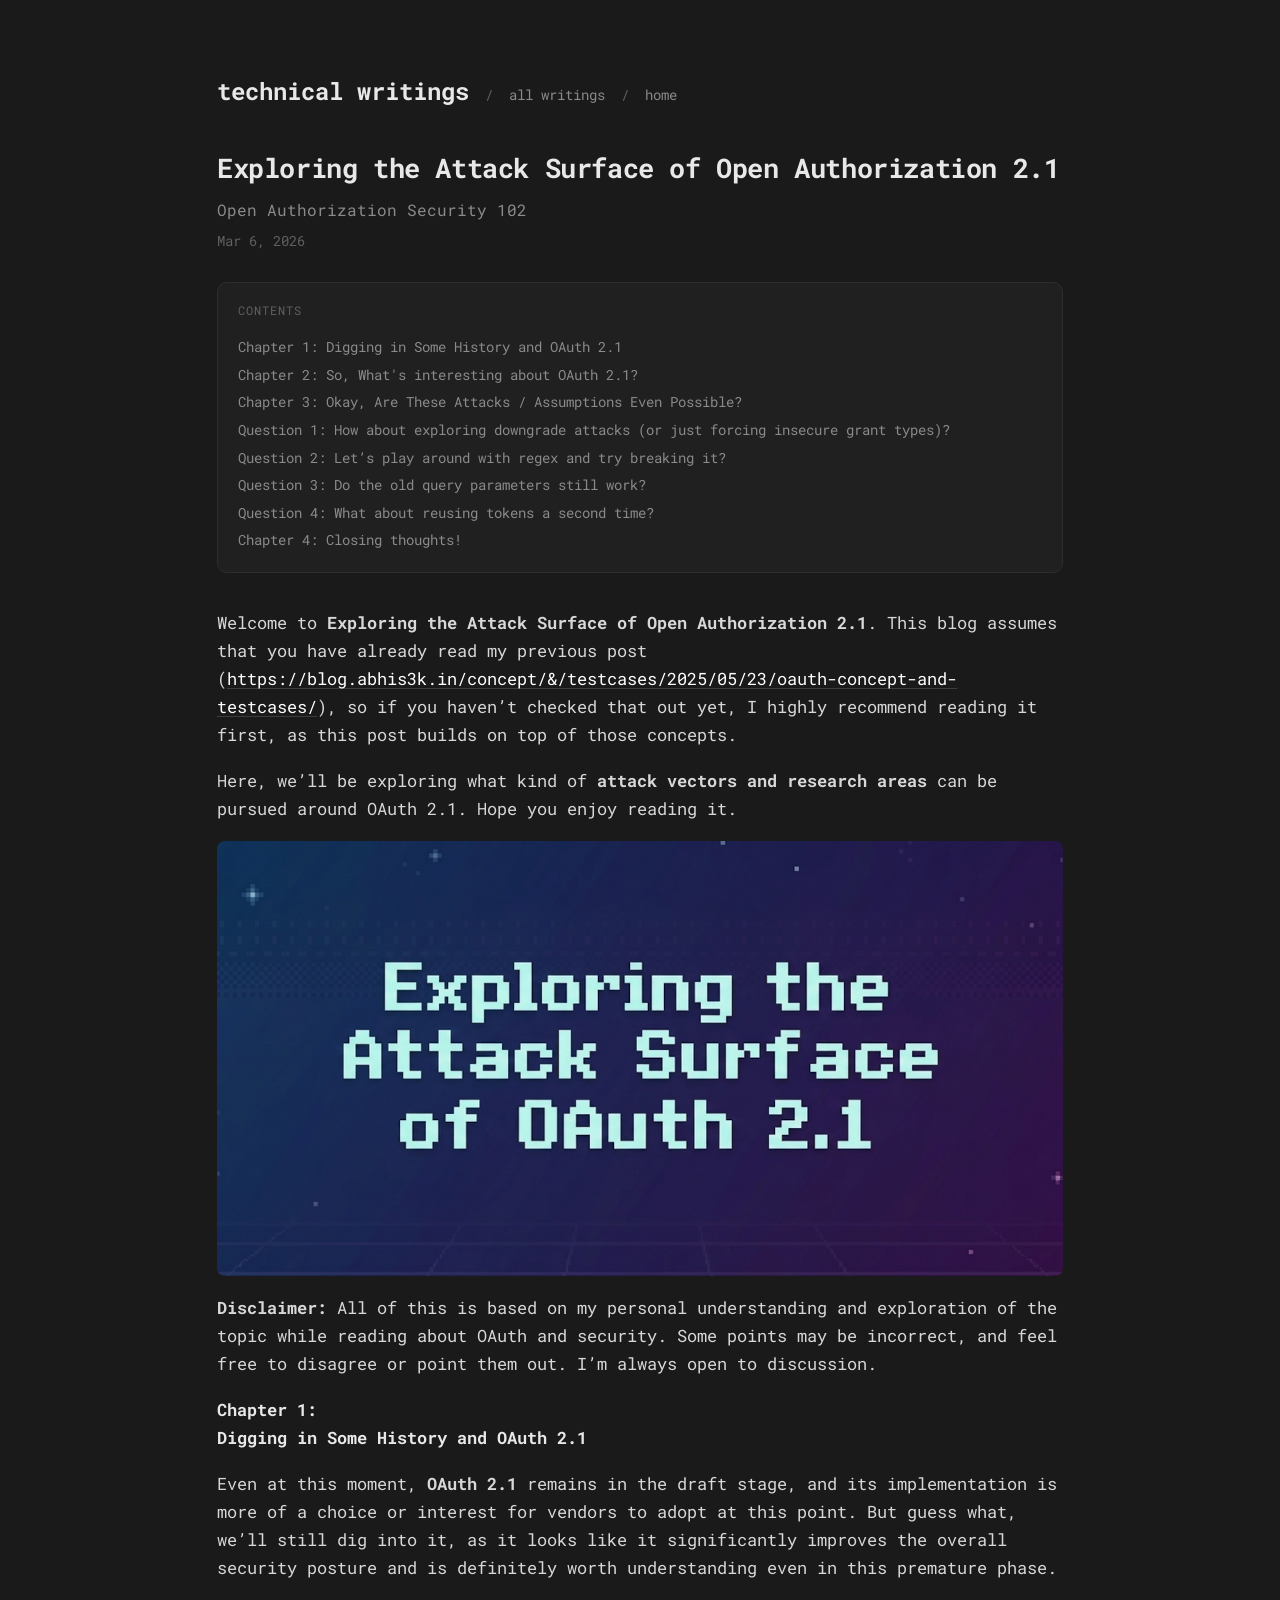
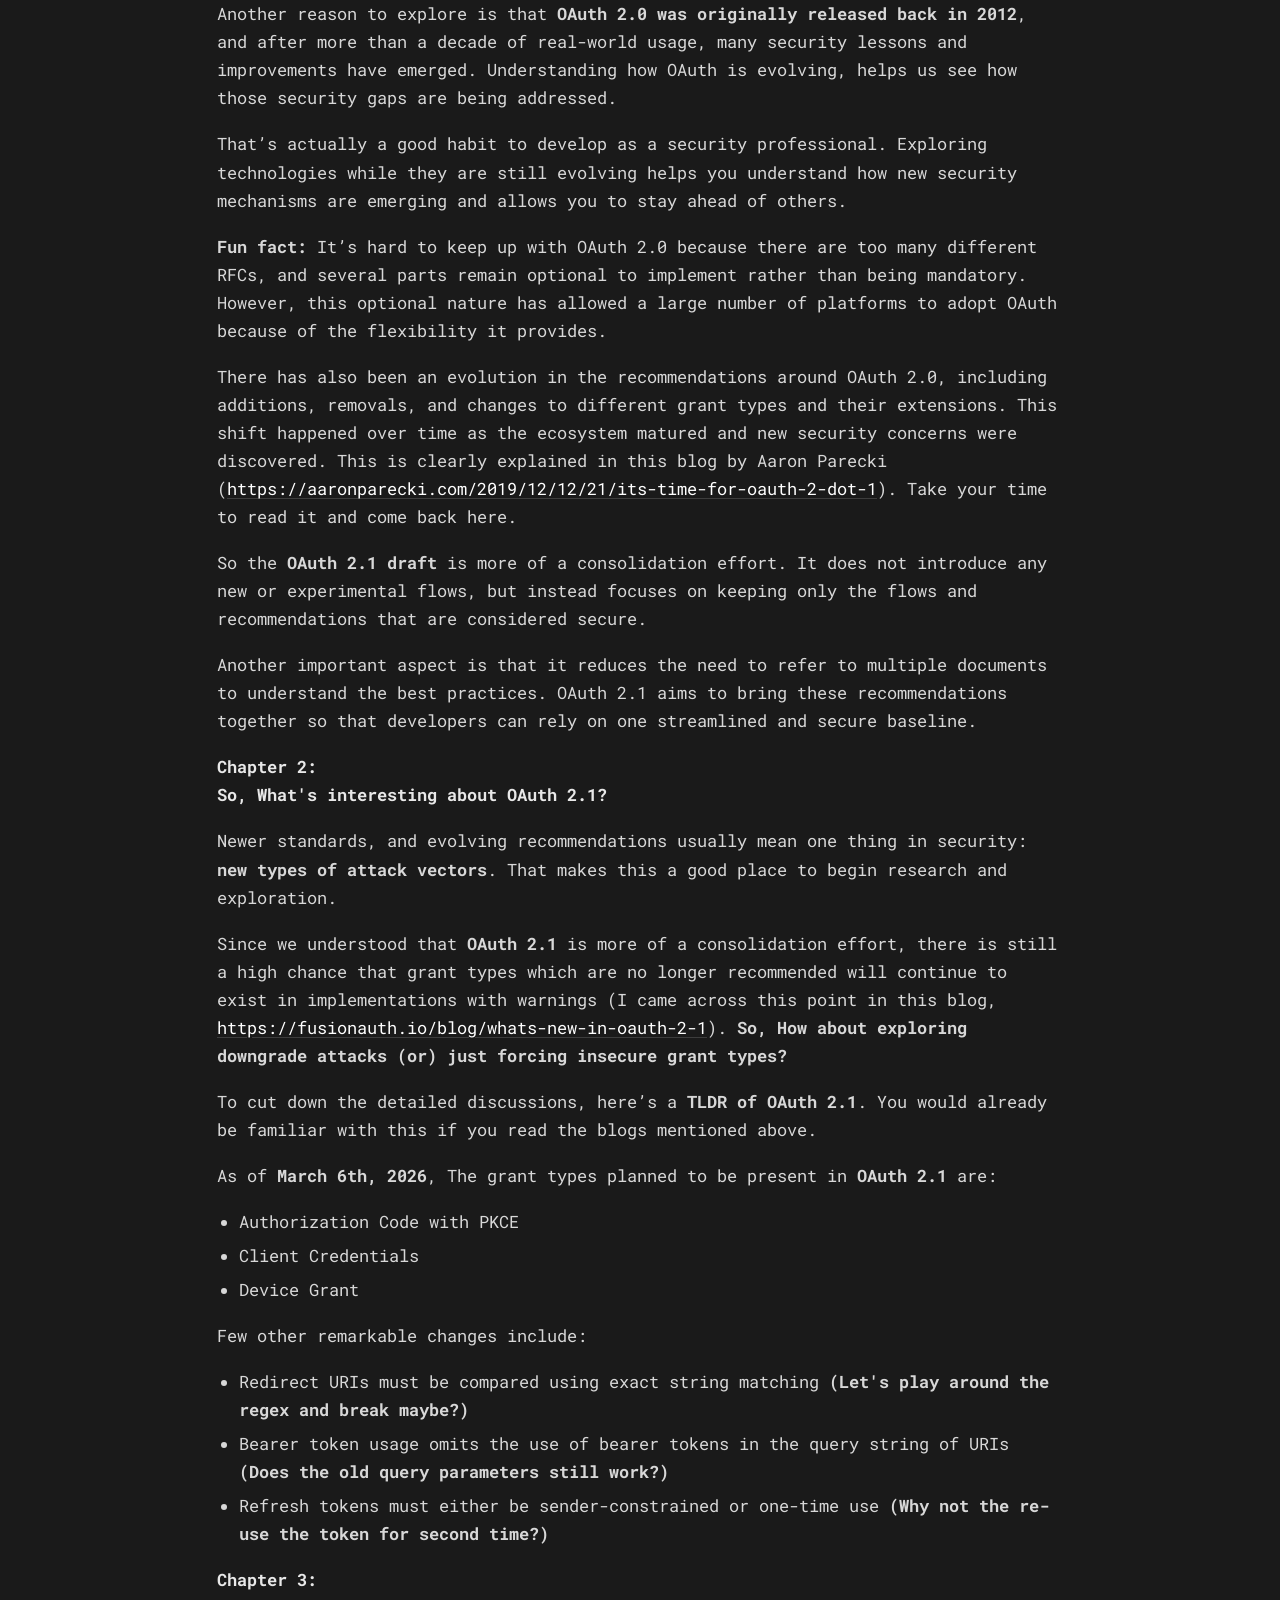
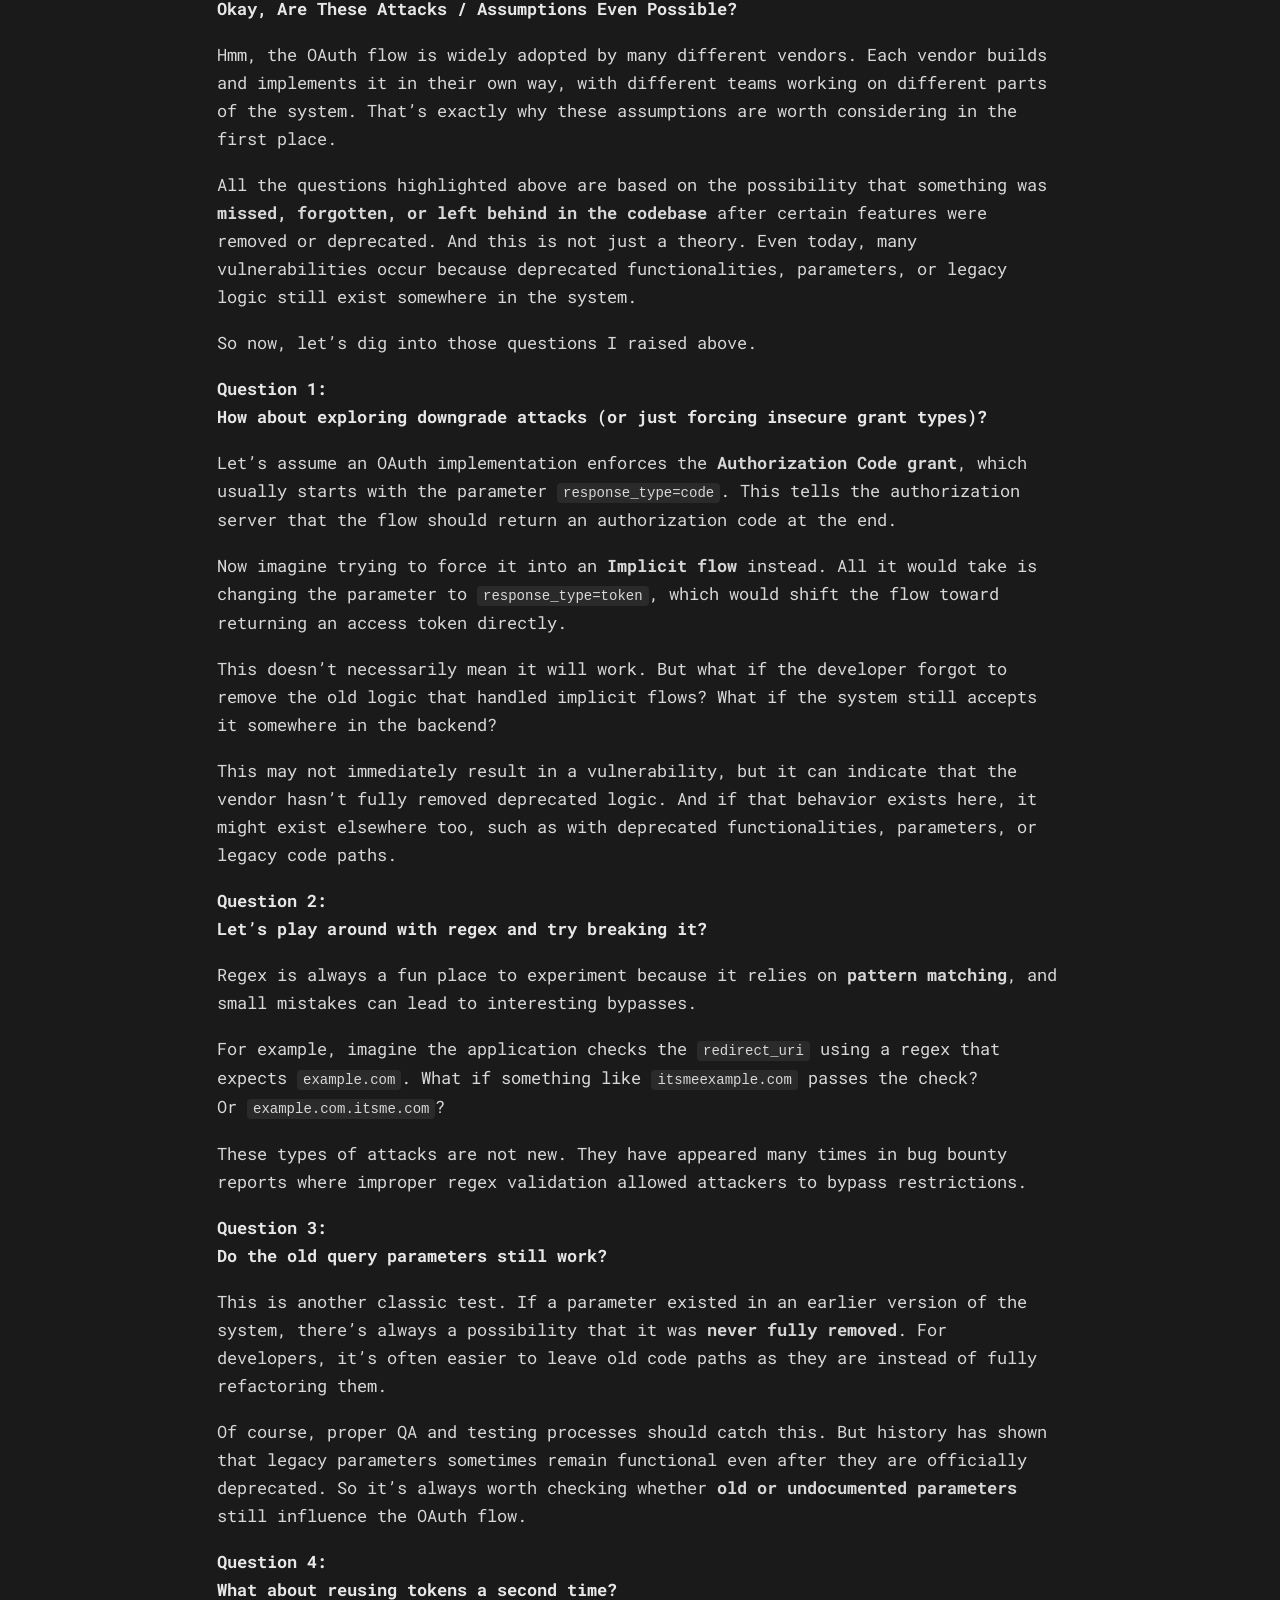
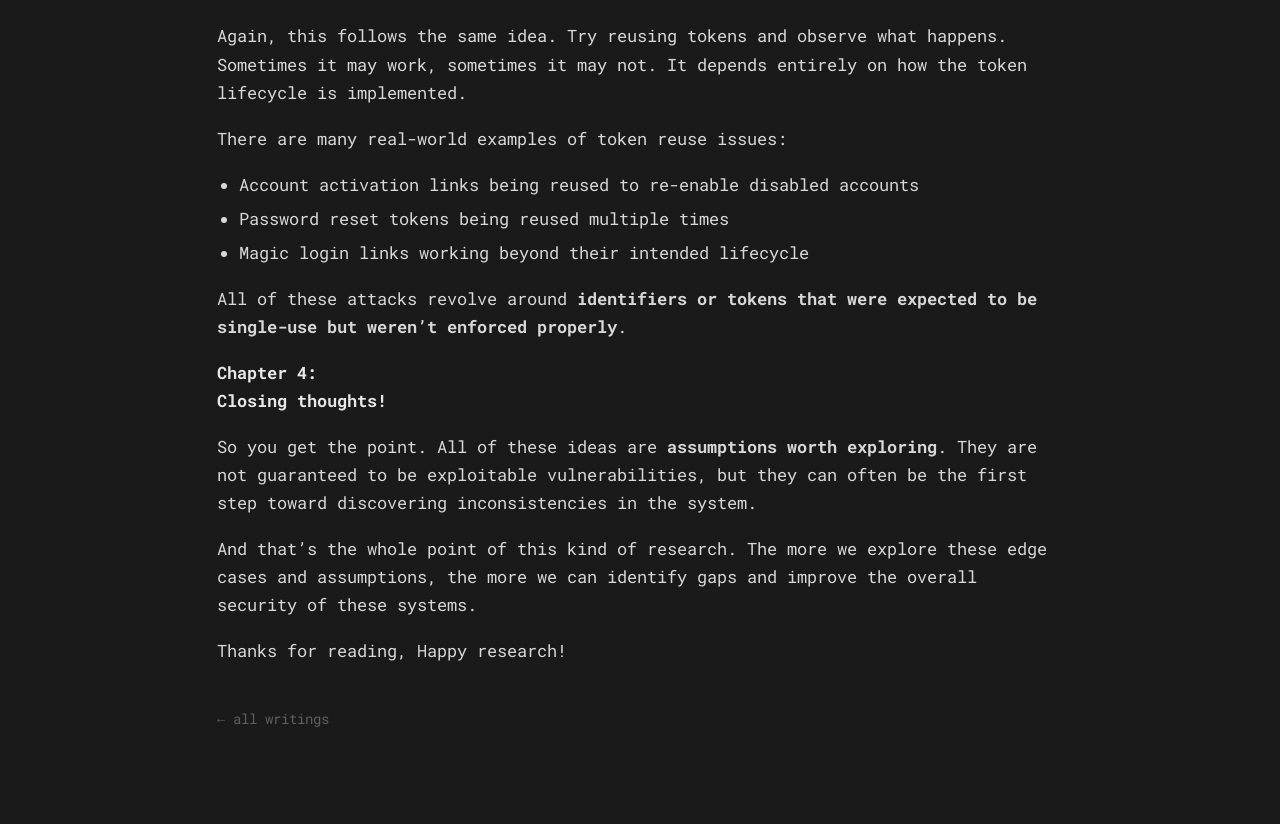
<file: blog/exploring-the-attack-surface-of-oauth-2-1/index.html>
<!DOCTYPE html>
<html lang="en">
<head>
  <meta charset="UTF-8" />
  <meta name="viewport" content="width=device-width, initial-scale=1.0" />
  <title>Exploring the Attack Surface of Open Authorization 2.1</title>
  <meta name="description" content="Welcome to Exploring the Attack Surface of Open Authorization 2.1. This blog assumes that you have already read my previous post…" />
  <meta property="og:type" content="article" />
  <meta property="og:title" content="Exploring the Attack Surface of Open Authorization 2.1" />
  <meta property="og:description" content="Welcome to Exploring the Attack Surface of Open Authorization 2.1. This blog assumes that you have already read my previous post…" />
  <meta property="og:url" content="https://abhis3k.in/blog/exploring-the-attack-surface-of-oauth-2-1/" />
  <meta property="og:image" content="https://abhis3k.in/blog/exploring-the-attack-surface-of-oauth-2-1/main.png" />
  <meta name="twitter:card" content="summary_large_image" />
  <meta name="twitter:title" content="Exploring the Attack Surface of Open Authorization 2.1" />
  <meta name="twitter:description" content="Welcome to Exploring the Attack Surface of Open Authorization 2.1. This blog assumes that you have already read my previous post…" />
  <meta name="twitter:image" content="https://abhis3k.in/blog/exploring-the-attack-surface-of-oauth-2-1/main.png" />
  <link rel="preconnect" href="https://fonts.googleapis.com" />
  <link rel="preconnect" href="https://fonts.gstatic.com" crossorigin />
  <link href="https://fonts.googleapis.com/css2?family=Roboto+Mono:wght@400;500;700&display=swap" rel="stylesheet" />
  <link rel="stylesheet" href="../../css/style.css" />
  <link rel="icon" href="/favicon.svg" type="image/svg+xml" />
</head>
<body>
  <main class="wrap">
    <nav class="subnav">
      <h1>technical writings</h1>
      <span class="sep">/</span>
      <a href="../">all writings</a>
      <span class="sep">/</span>
      <a href="../../">home</a>
    </nav>
    <div id="content"><p class="empty">Loading…</p></div>
  </main>
  <script src="../../lib/marked.min.js"></script>
  <script src="../../js/post.js"></script>
  <script src="../../js/lightbox.js"></script>
</body>
</html>
</file>
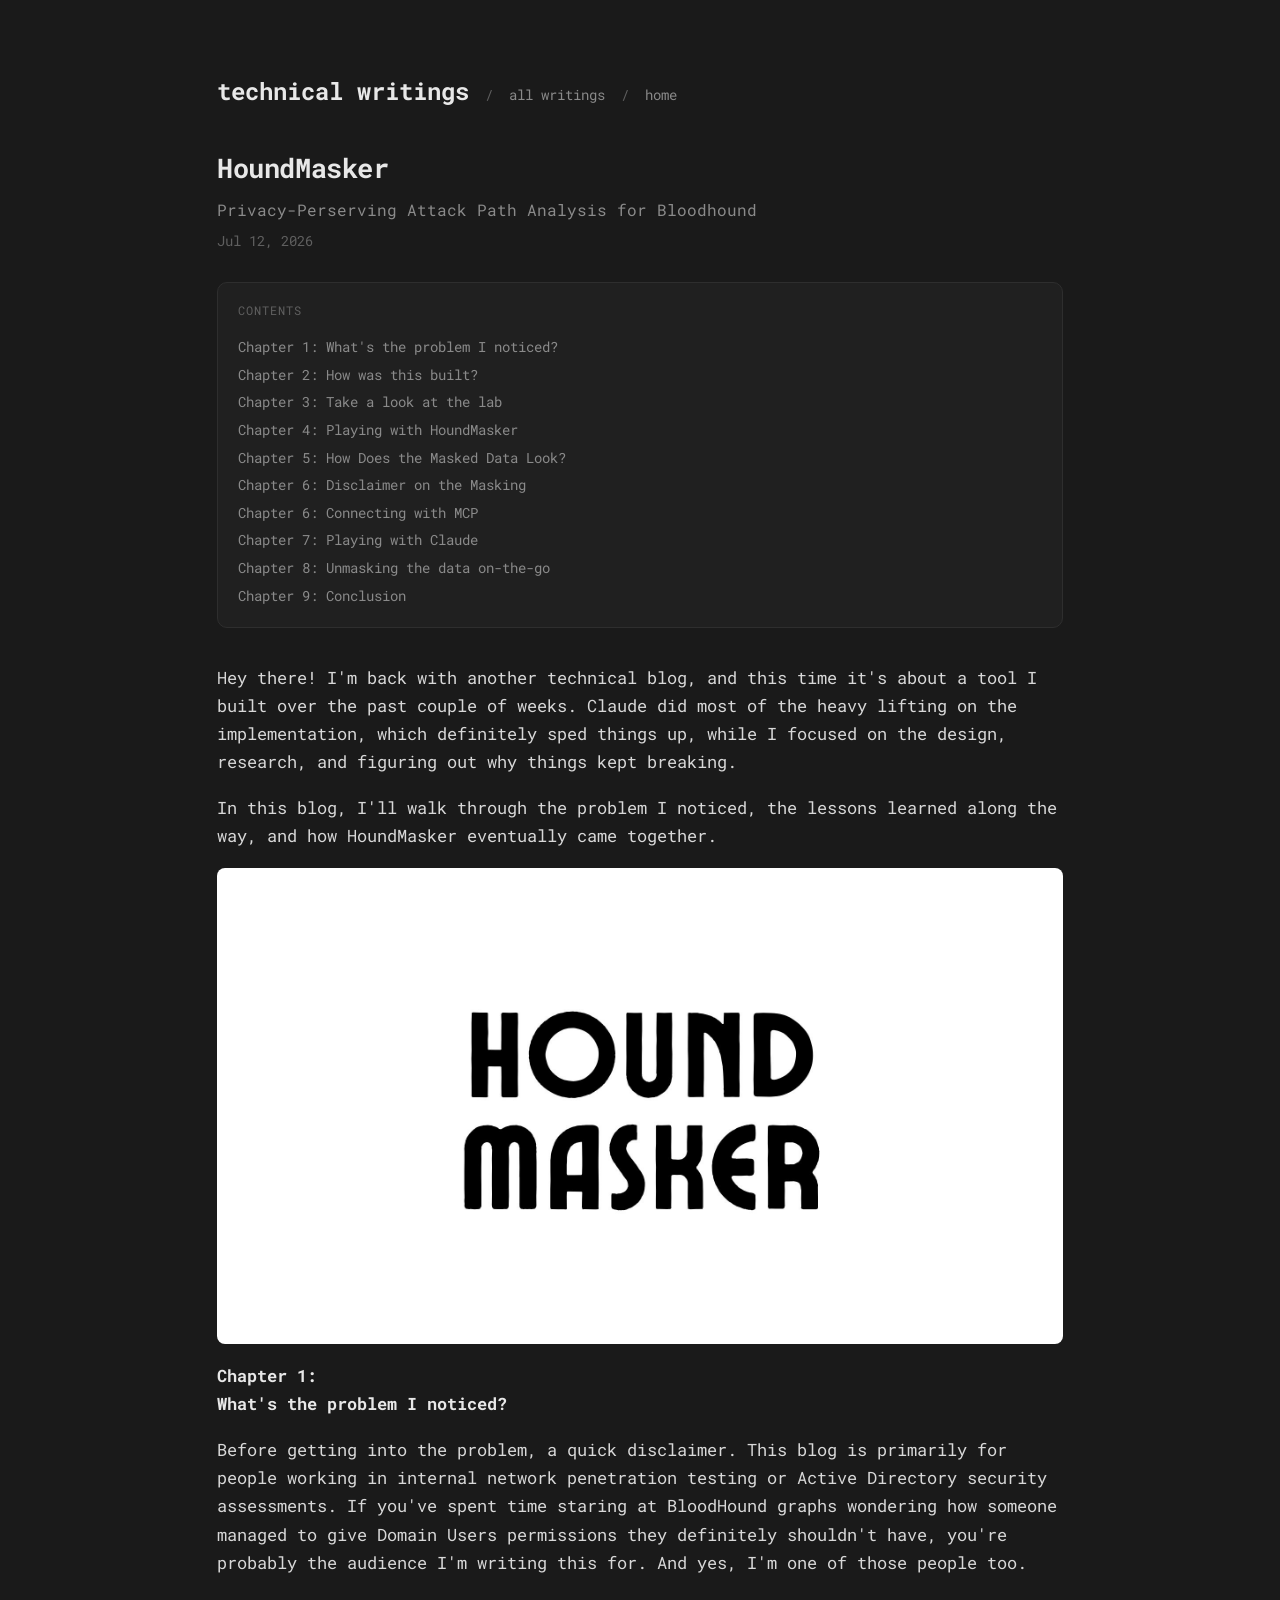
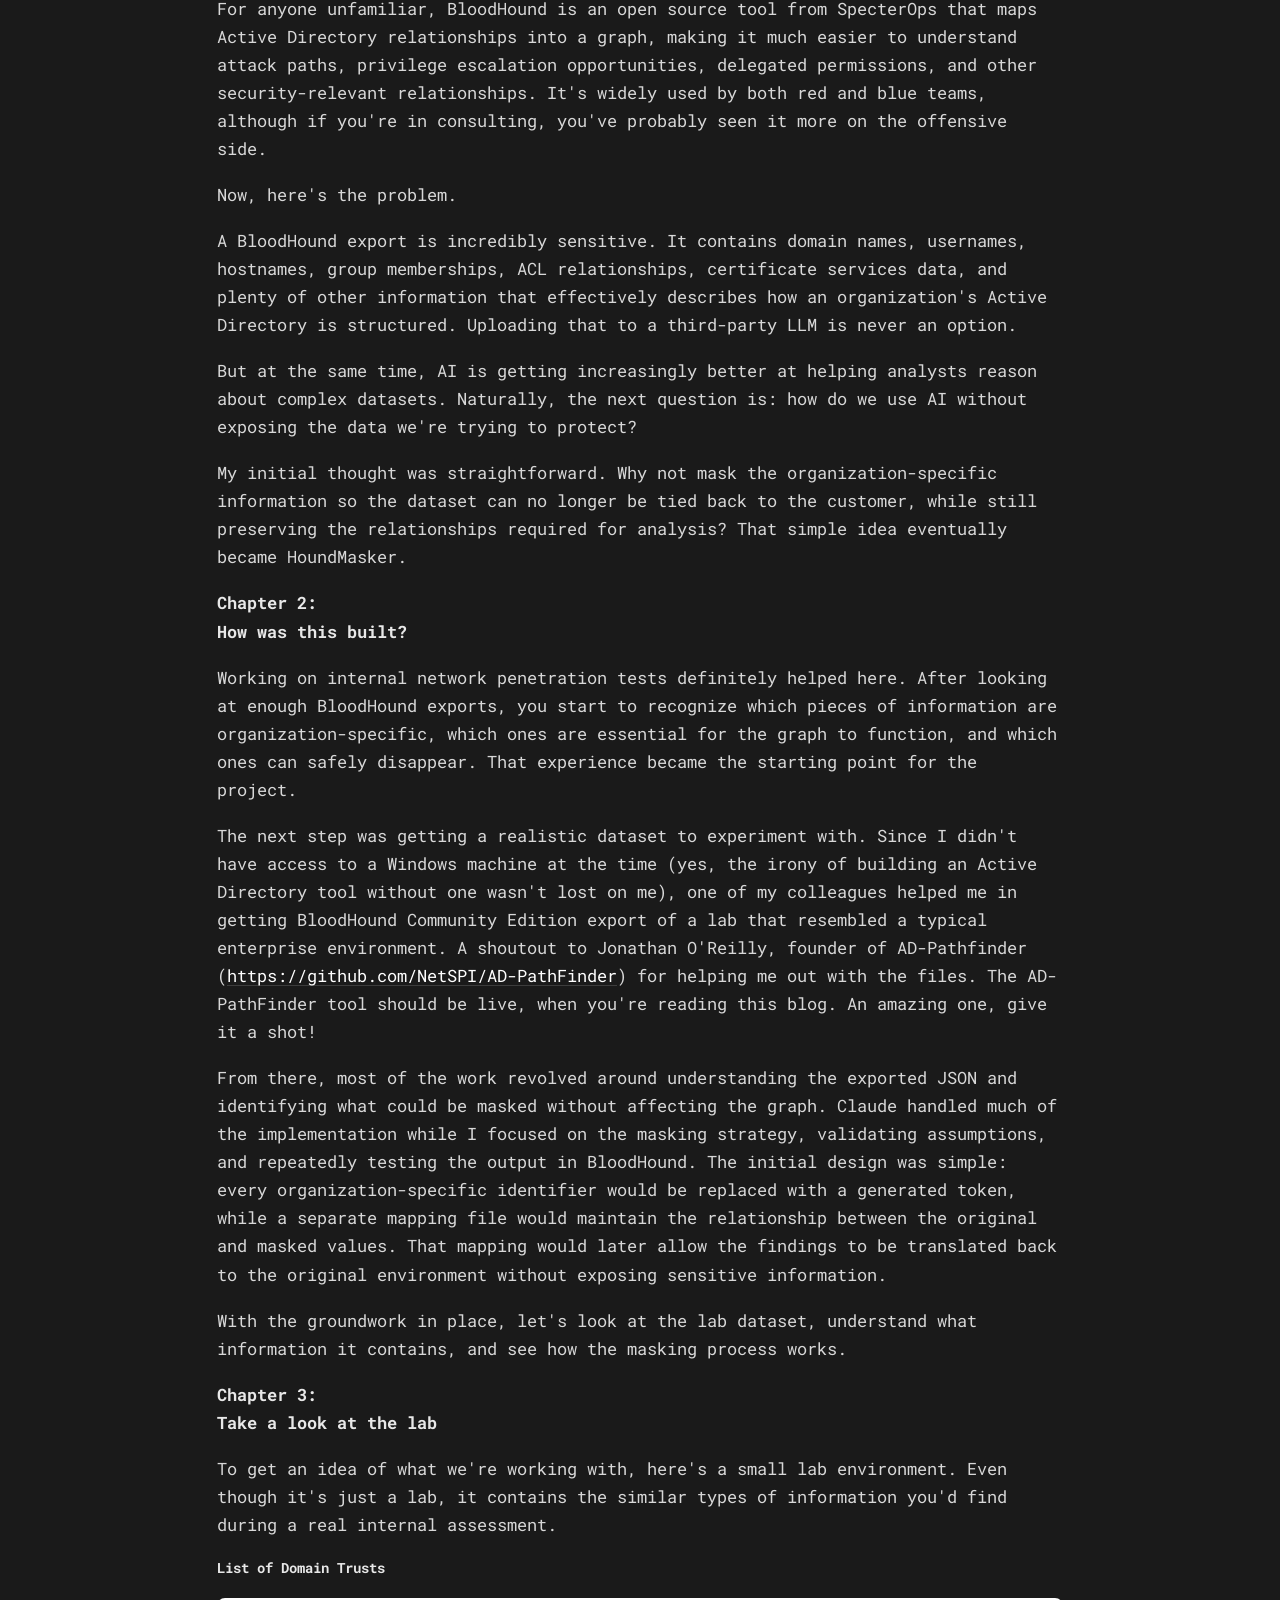
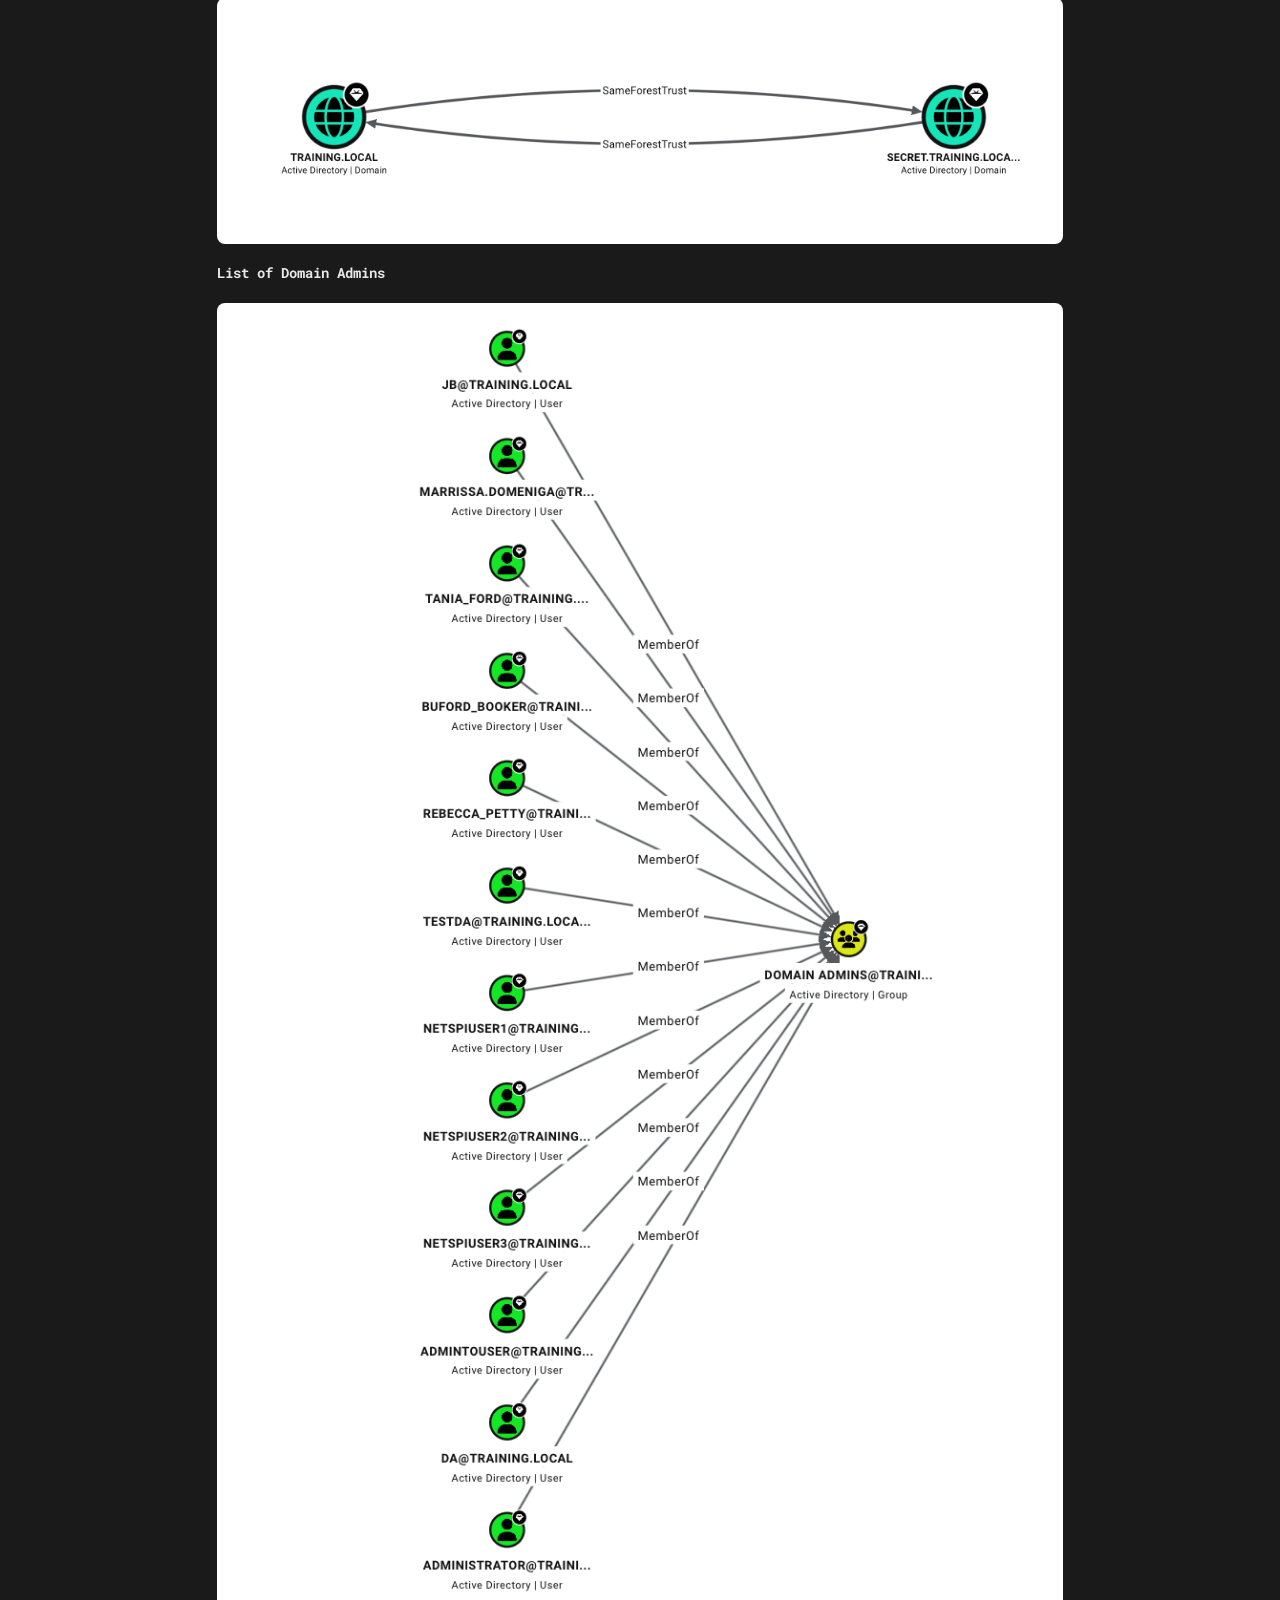
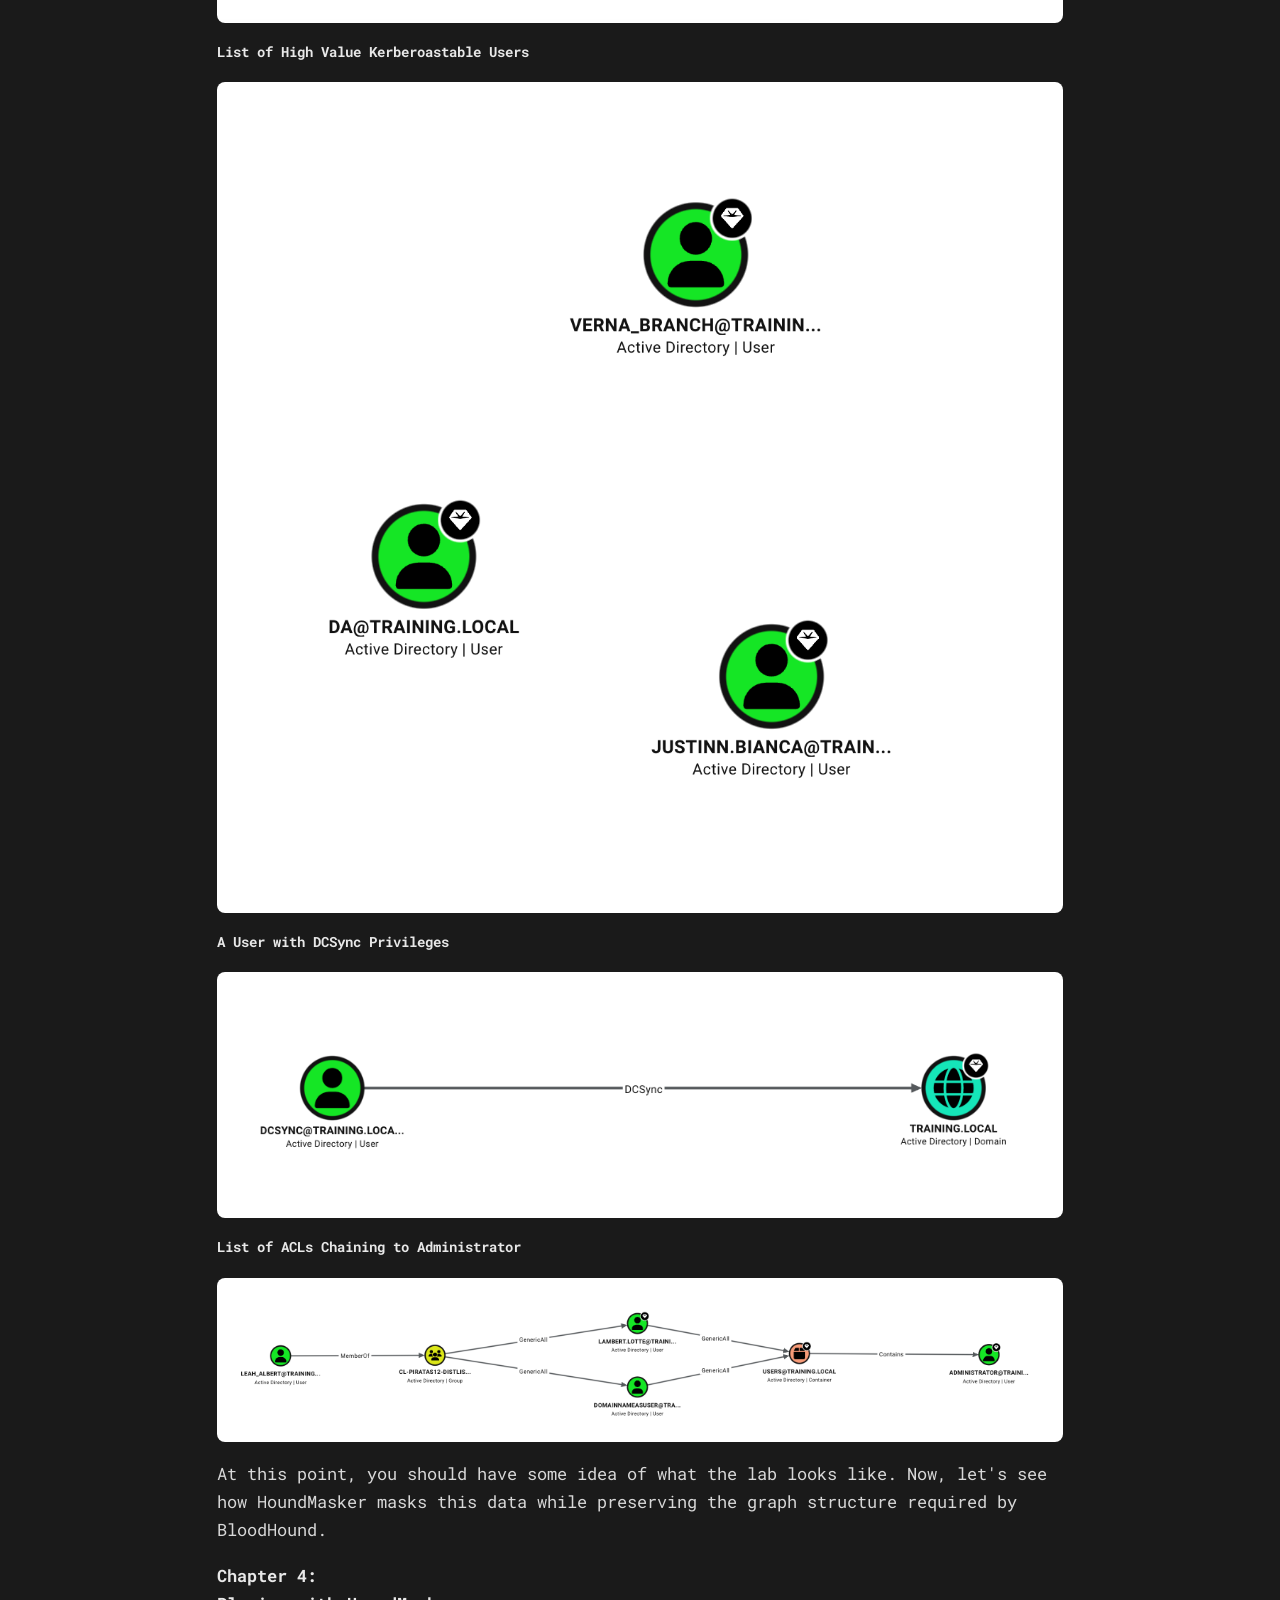
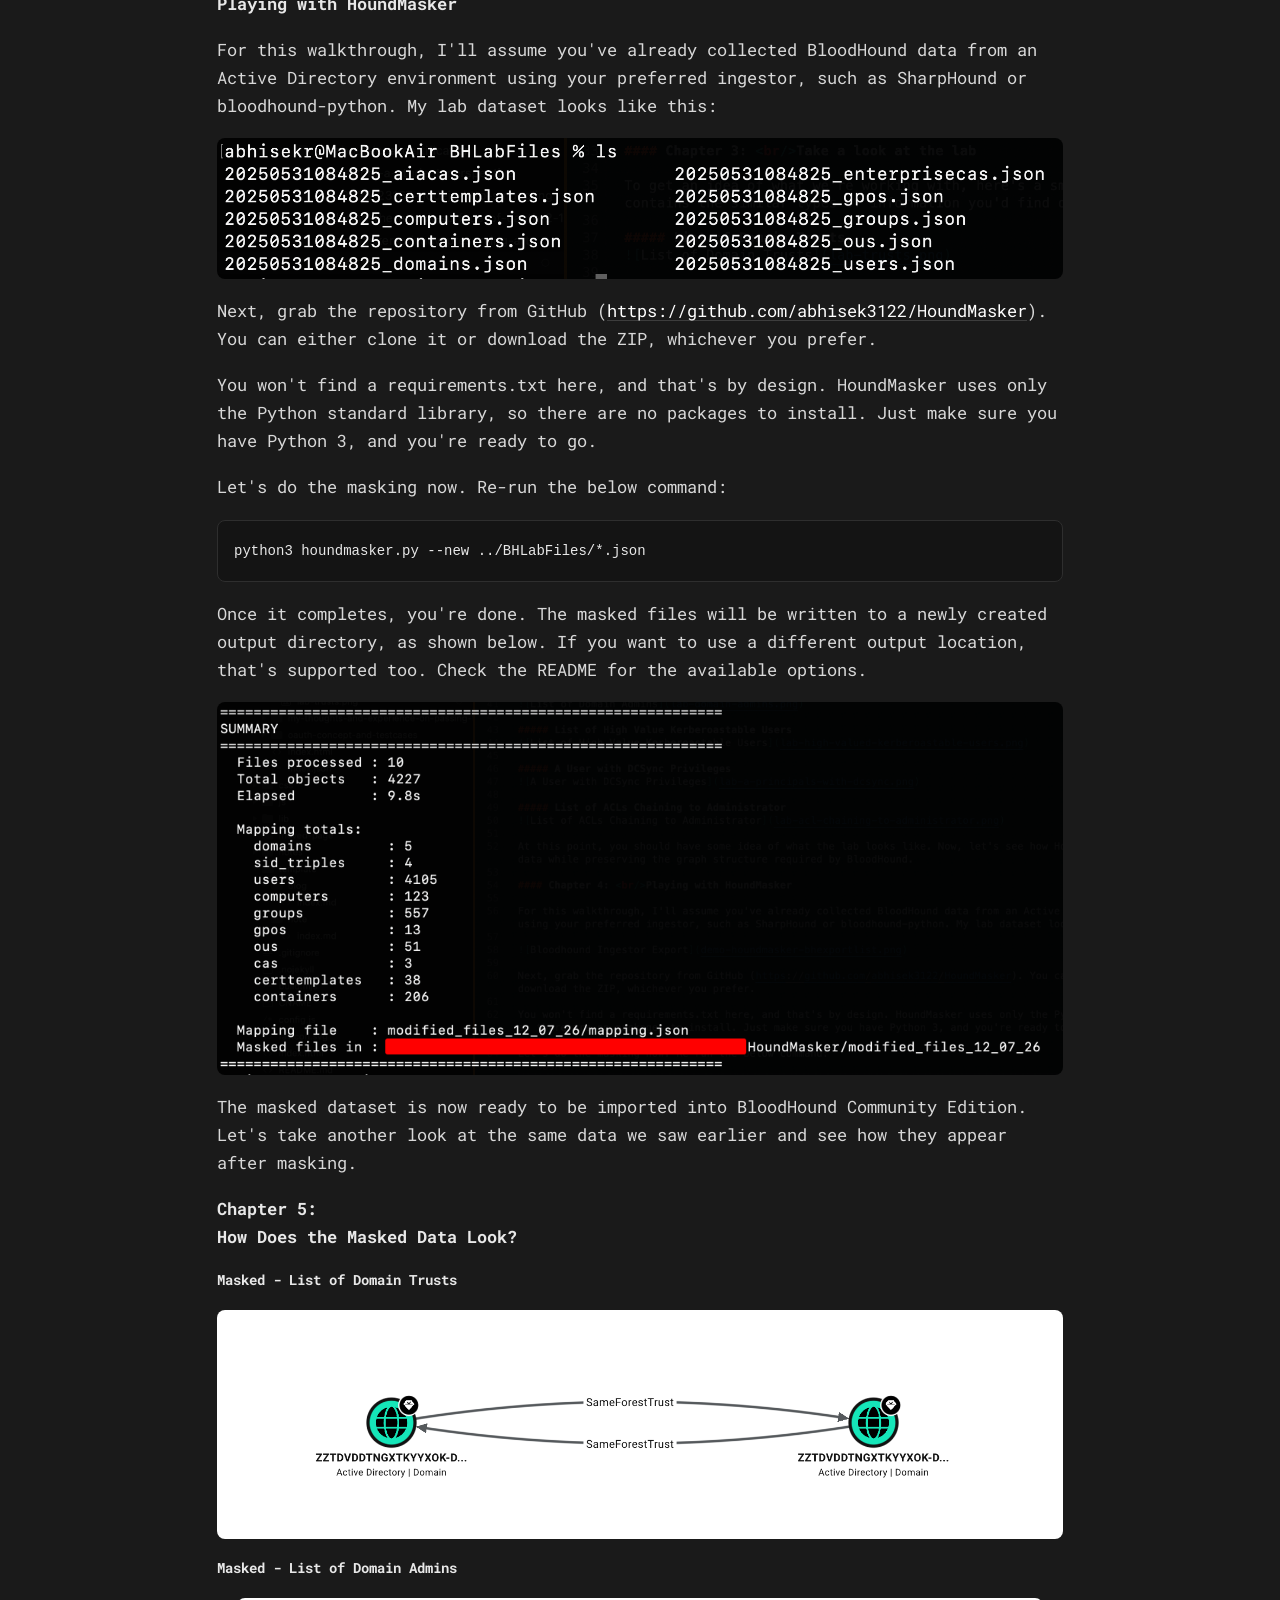
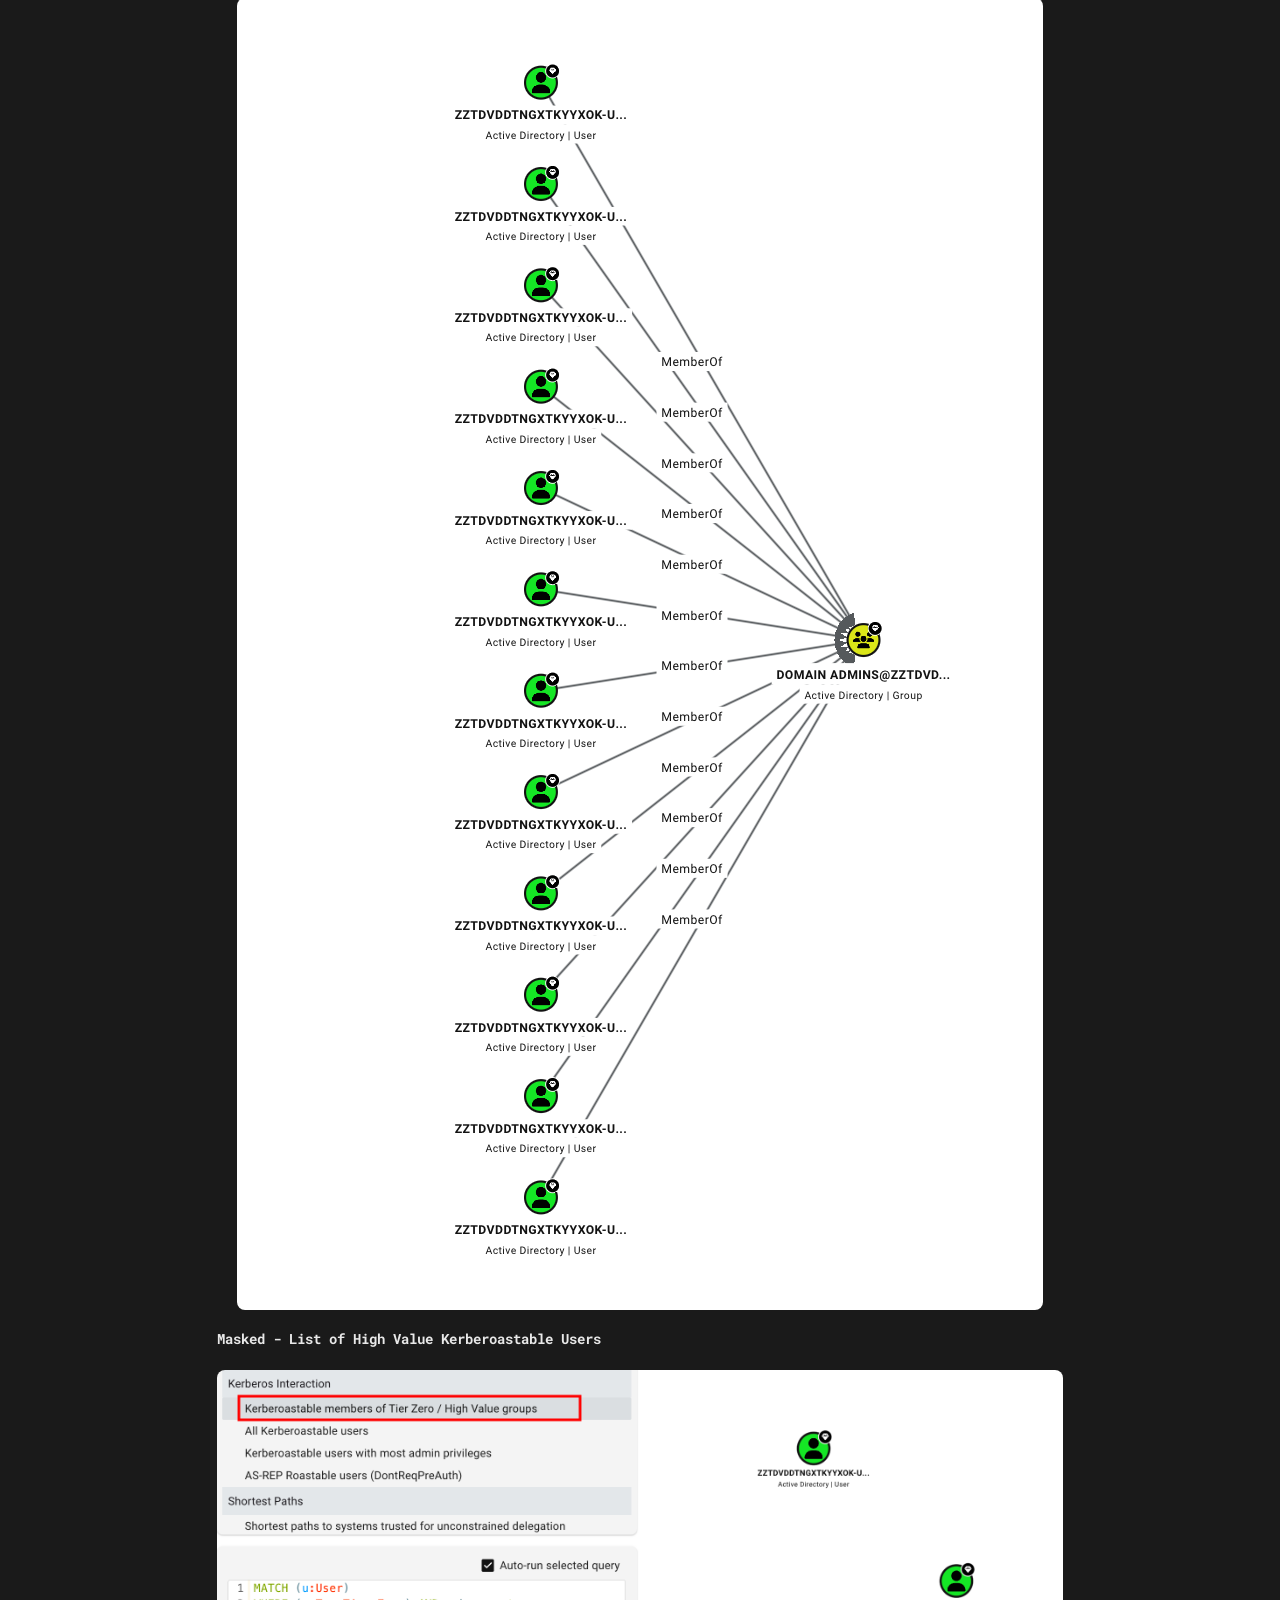
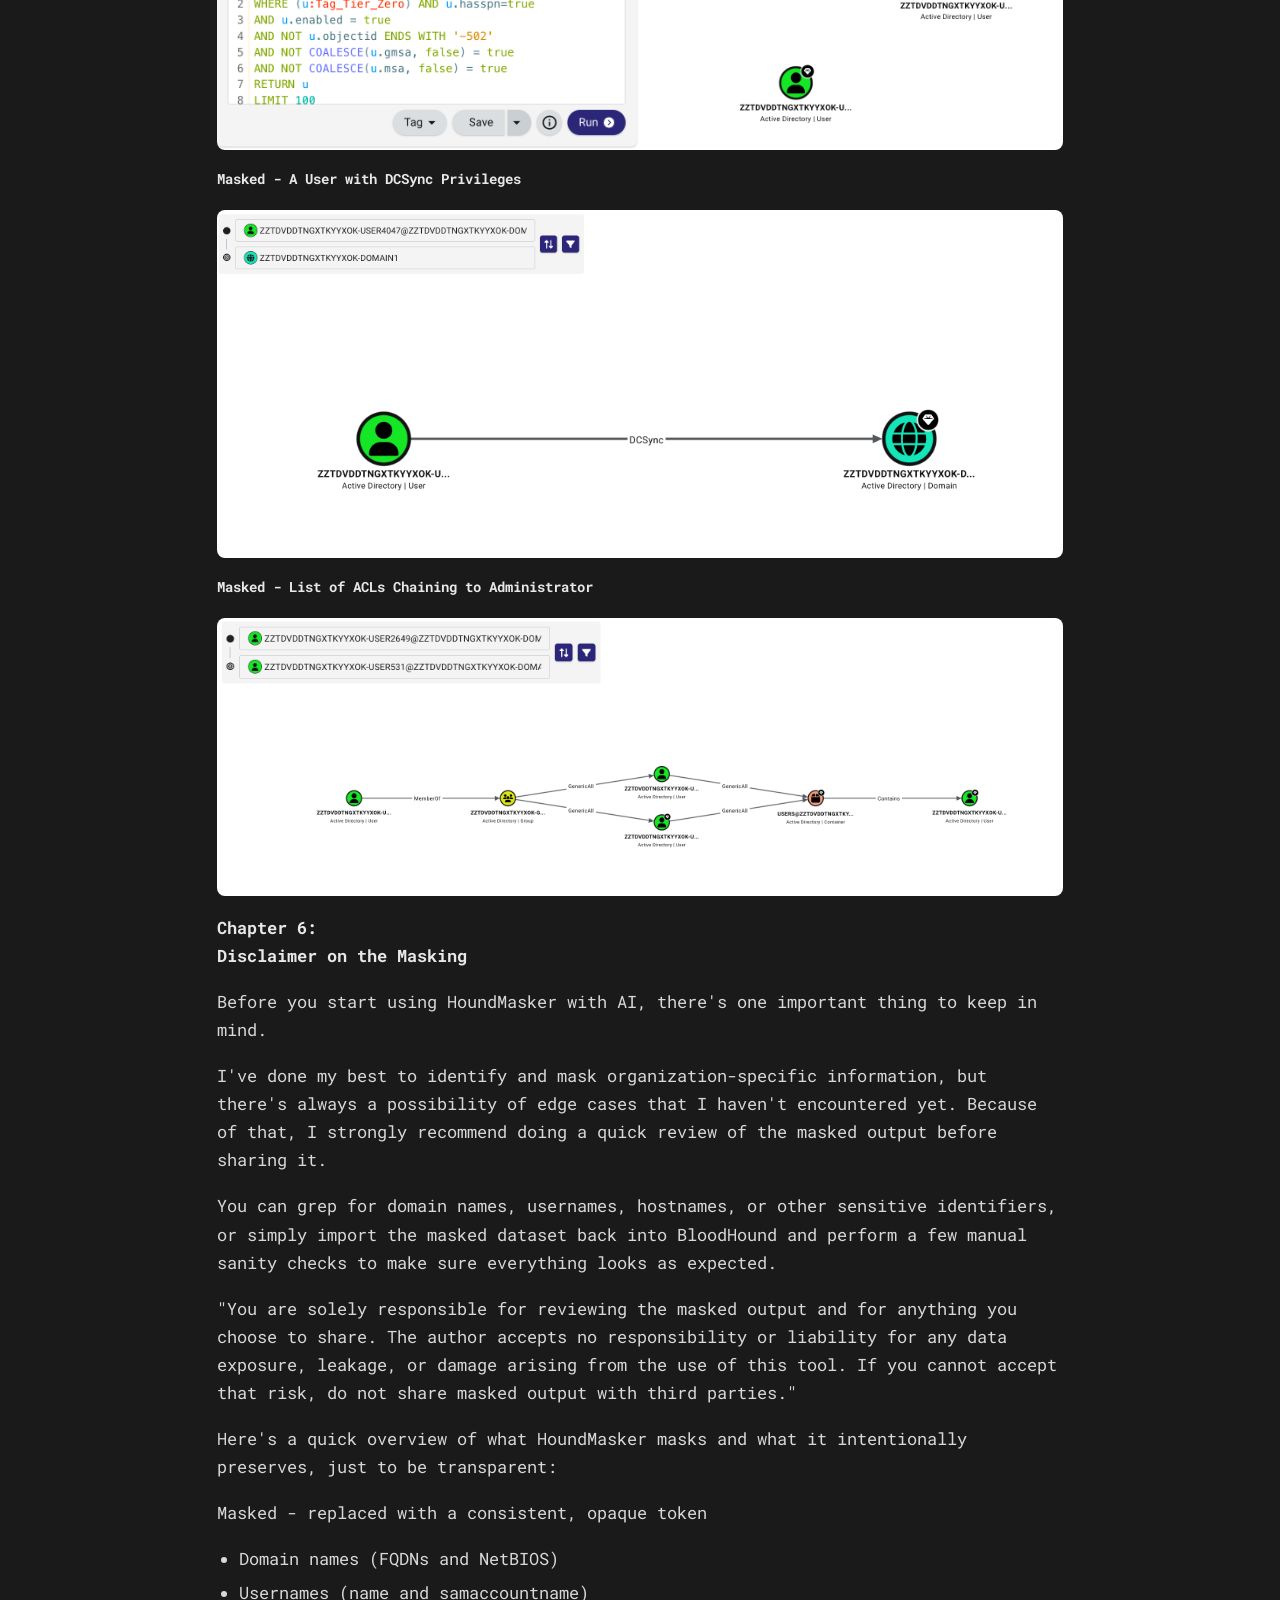
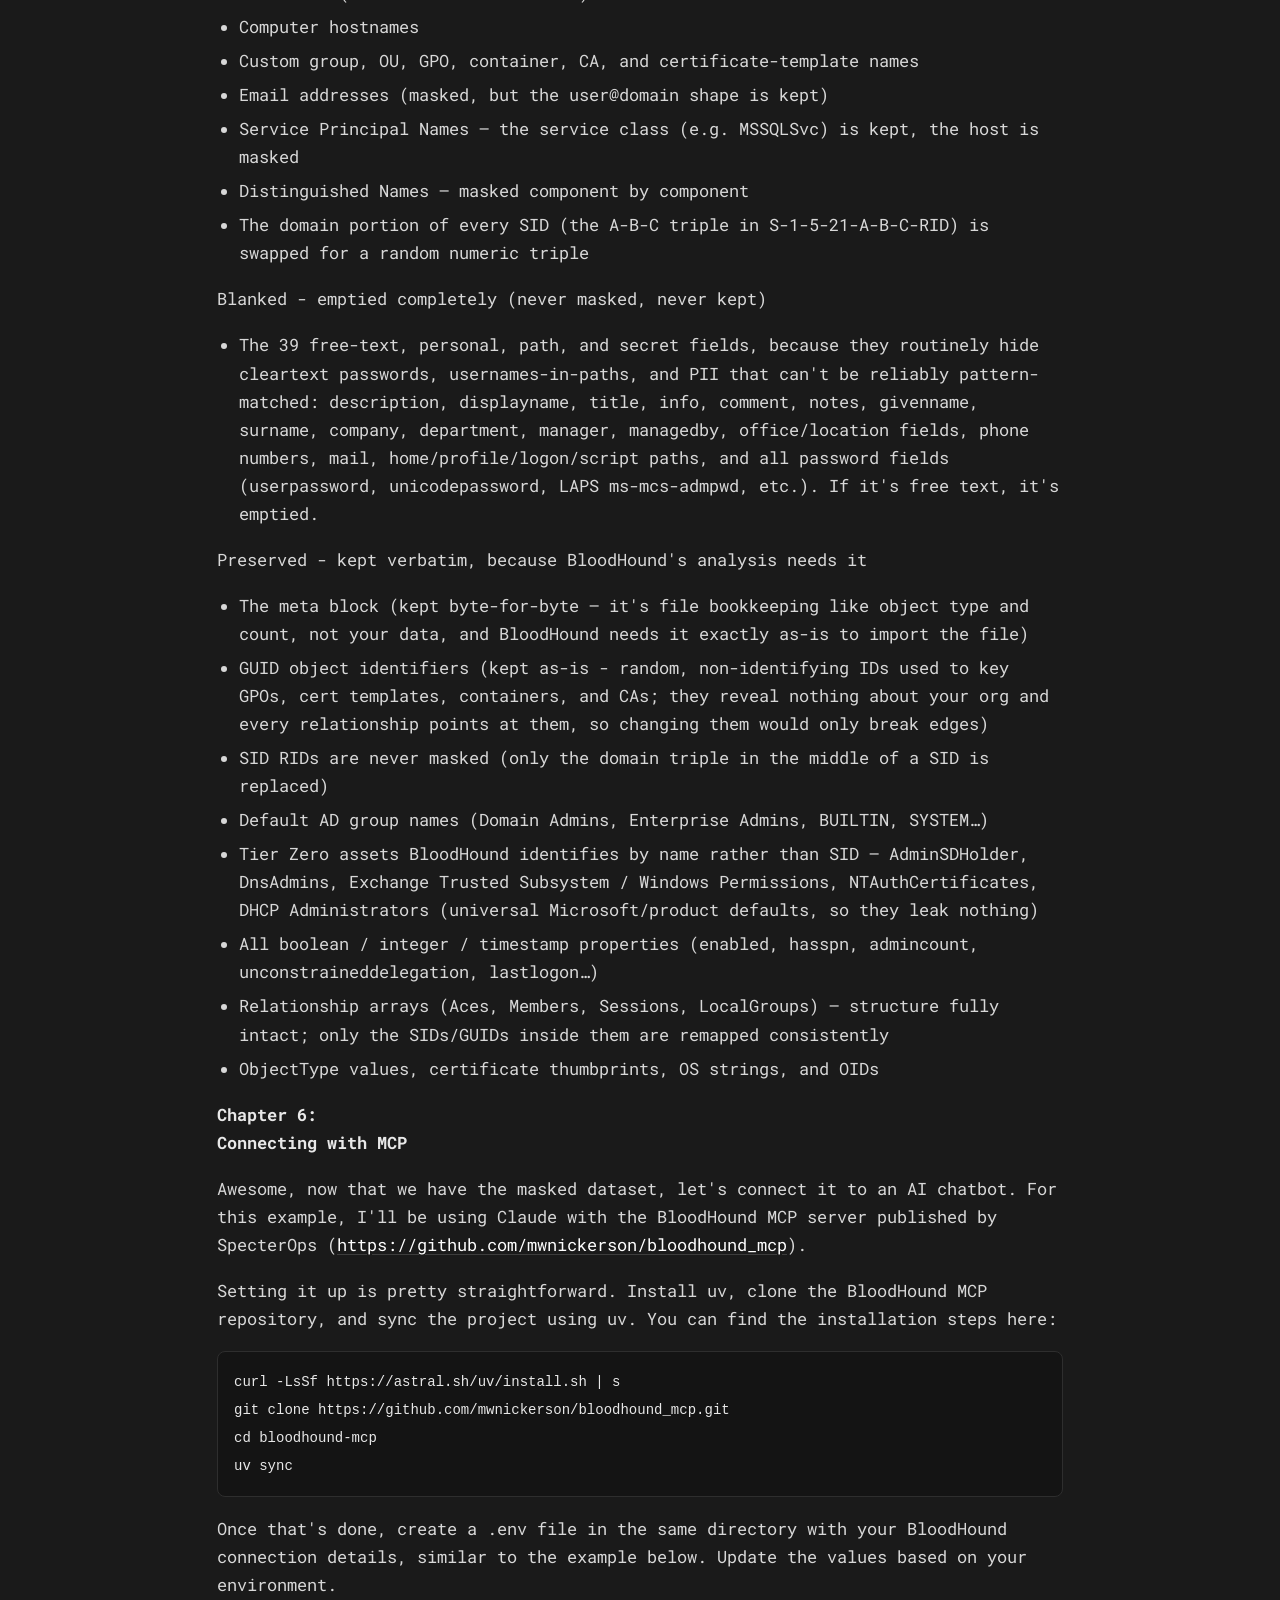
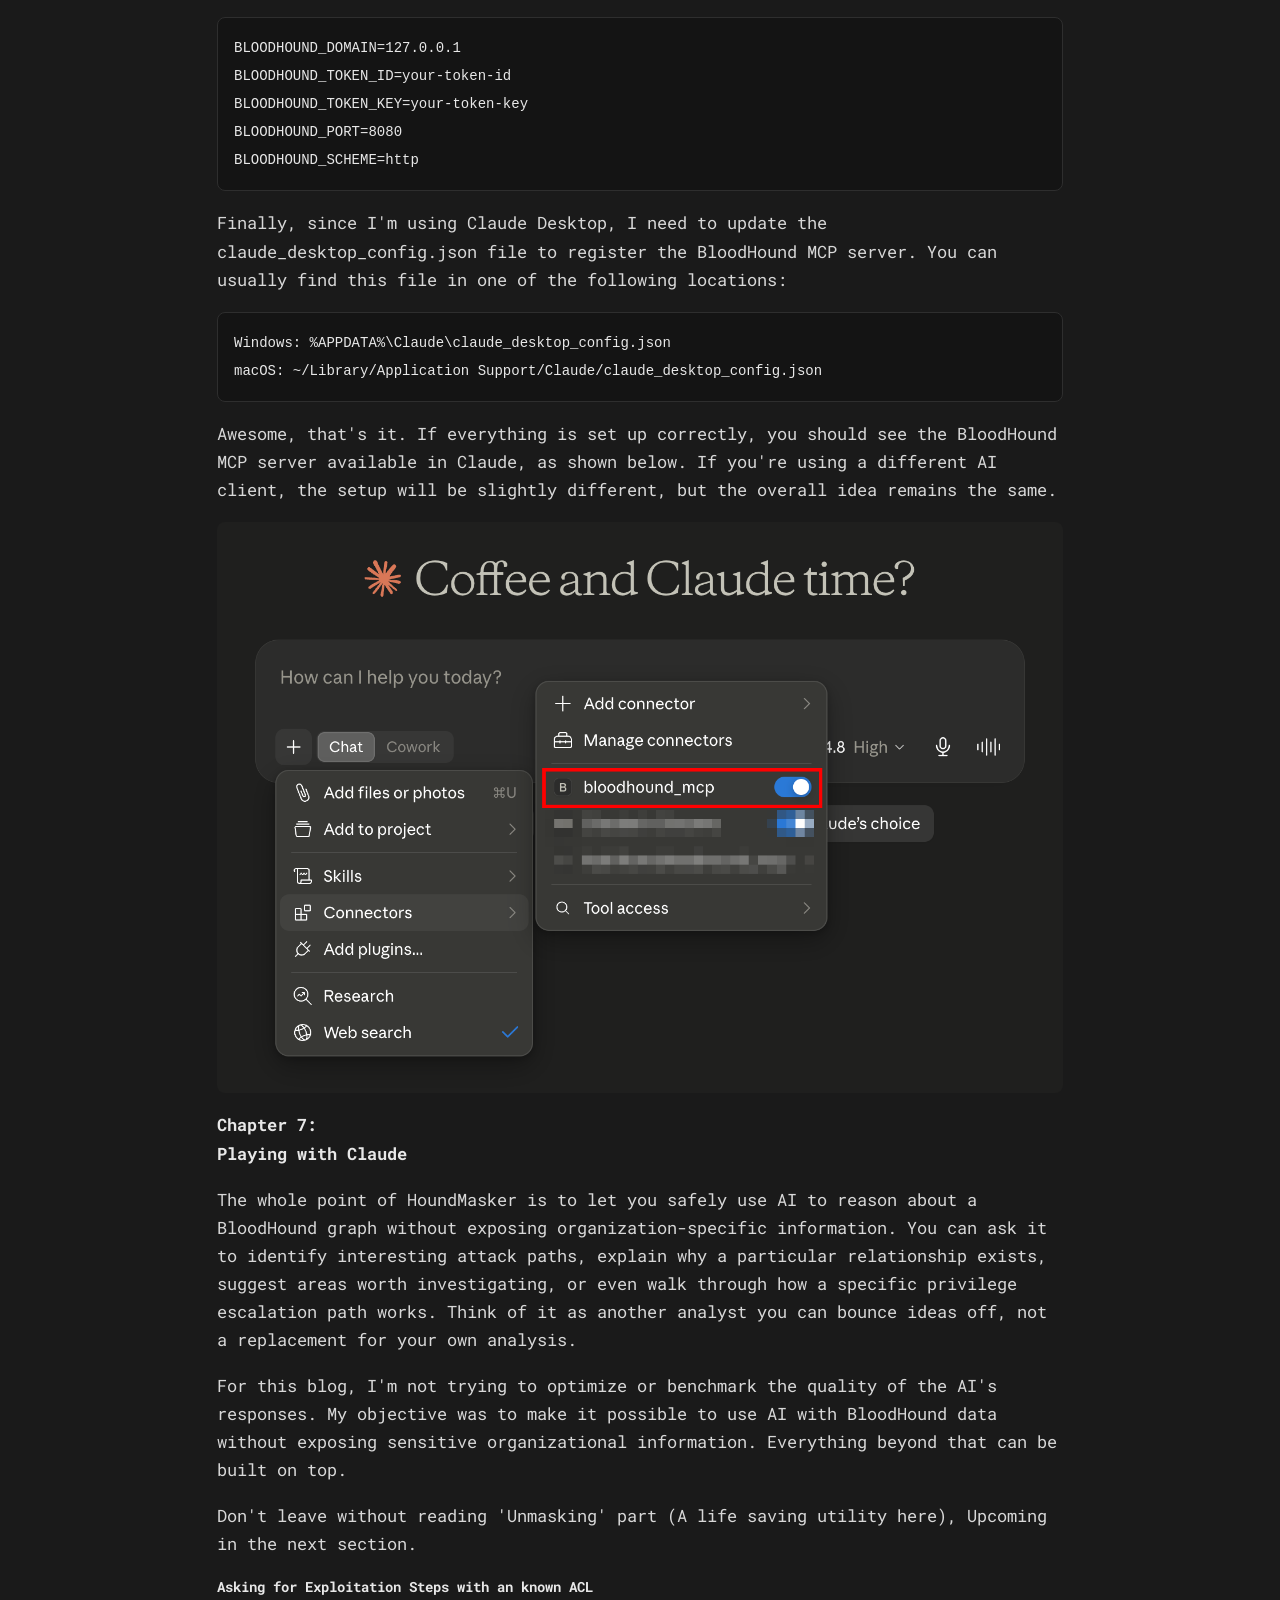
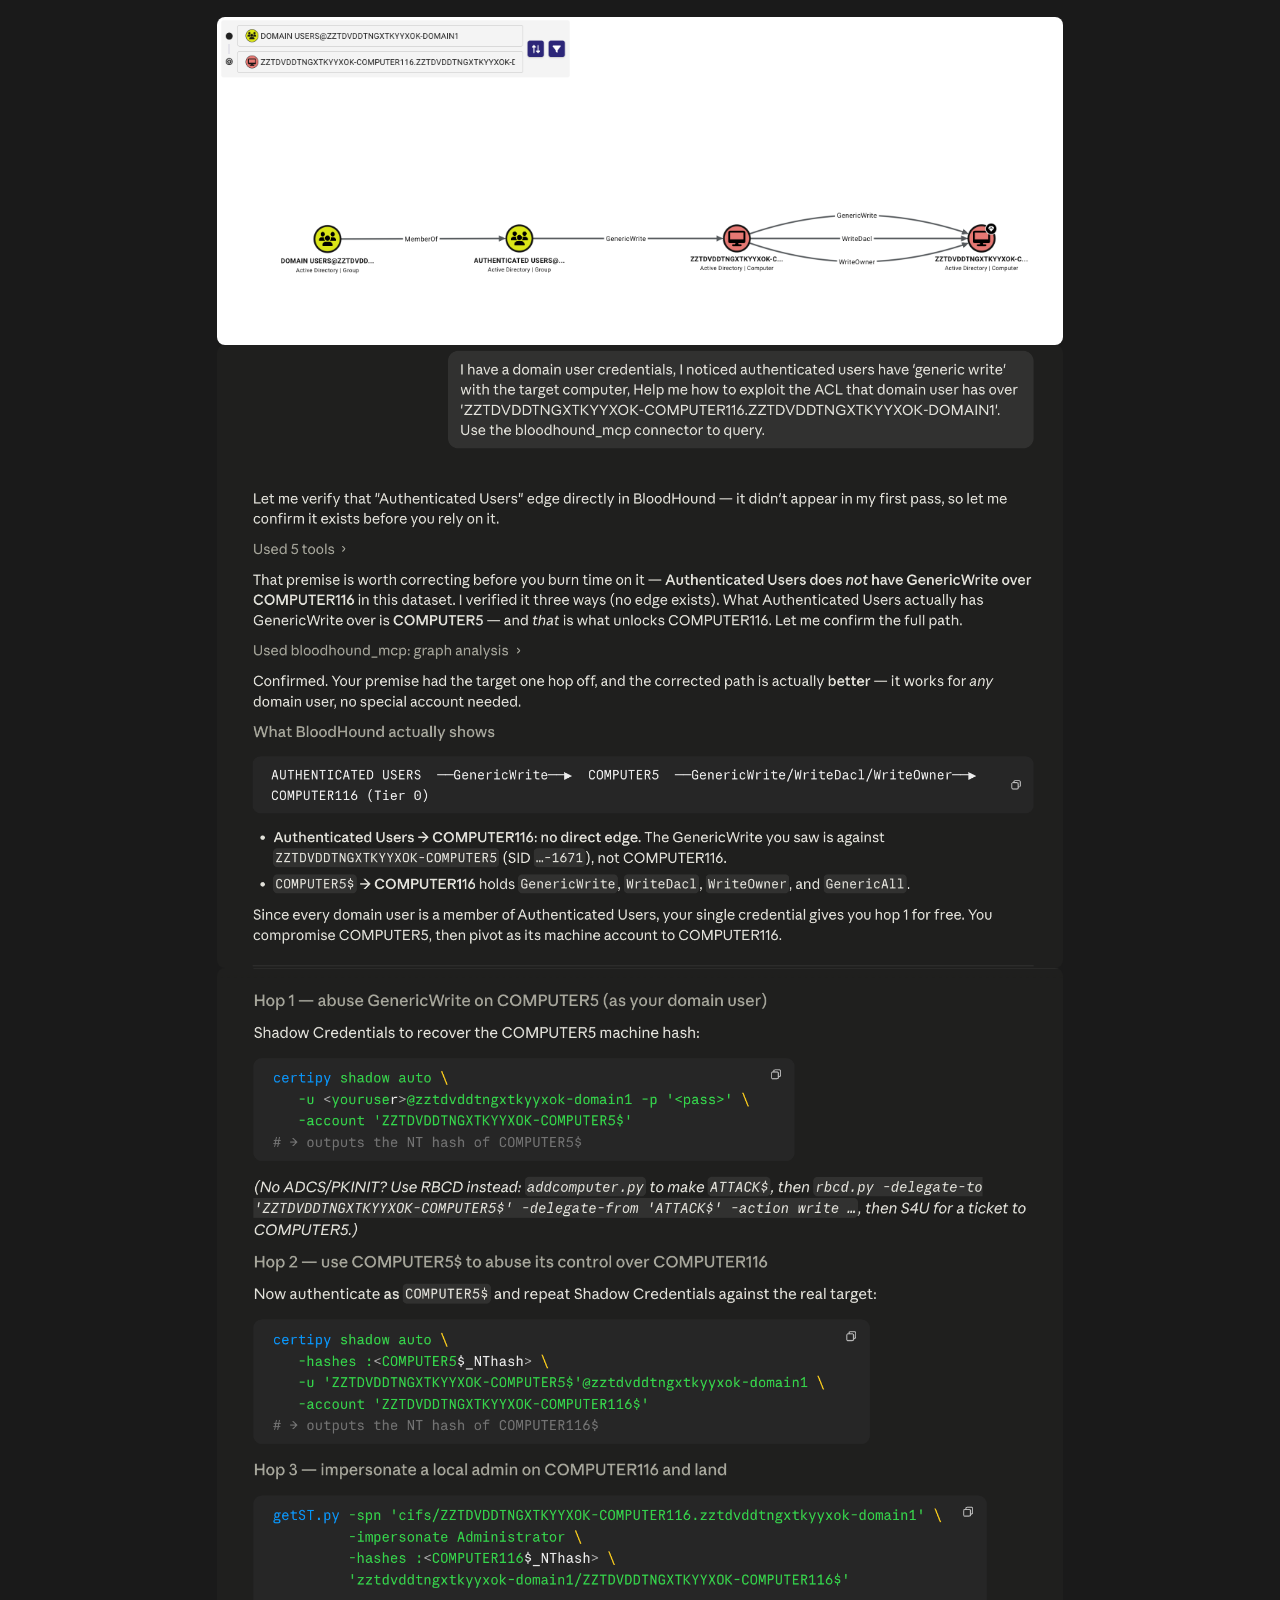
<file: blog/houndmasker-privacy-preserving-attack-path-analysis-for-bloodhound/index.html>
<!DOCTYPE html>
<html lang="en">
<head>
  <meta charset="UTF-8" />
  <meta name="viewport" content="width=device-width, initial-scale=1.0" />
  <title>HoundMasker</title>
  <meta name="description" content="Hey there! I'm back with another technical blog, and this time it's about a tool I built over the past couple of weeks. Claude did most of the heavy lifting…" />
  <meta property="og:type" content="article" />
  <meta property="og:title" content="HoundMasker" />
  <meta property="og:description" content="Hey there! I'm back with another technical blog, and this time it's about a tool I built over the past couple of weeks. Claude did most of the heavy lifting…" />
  <meta property="og:url" content="https://abhis3k.in/blog/houndmasker-privacy-preserving-attack-path-analysis-for-bloodhound/" />
  <meta property="og:image" content="https://abhis3k.in/blog/houndmasker-privacy-preserving-attack-path-analysis-for-bloodhound/houndmasker-cover.jpg" />
  <meta name="twitter:card" content="summary_large_image" />
  <meta name="twitter:title" content="HoundMasker" />
  <meta name="twitter:description" content="Hey there! I'm back with another technical blog, and this time it's about a tool I built over the past couple of weeks. Claude did most of the heavy lifting…" />
  <meta name="twitter:image" content="https://abhis3k.in/blog/houndmasker-privacy-preserving-attack-path-analysis-for-bloodhound/houndmasker-cover.jpg" />
  <link rel="preconnect" href="https://fonts.googleapis.com" />
  <link rel="preconnect" href="https://fonts.gstatic.com" crossorigin />
  <link href="https://fonts.googleapis.com/css2?family=Roboto+Mono:wght@400;500;700&display=swap" rel="stylesheet" />
  <link rel="stylesheet" href="../../css/style.css" />
  <link rel="icon" href="/favicon.svg" type="image/svg+xml" />
</head>
<body>
  <main class="wrap">
    <nav class="subnav">
      <h1>technical writings</h1>
      <span class="sep">/</span>
      <a href="../">all writings</a>
      <span class="sep">/</span>
      <a href="../../">home</a>
    </nav>
    <div id="content"><p class="empty">Loading…</p></div>
  </main>
  <script src="../../lib/marked.min.js"></script>
  <script src="../../js/post.js"></script>
  <script src="../../js/lightbox.js"></script>
</body>
</html>
</file>
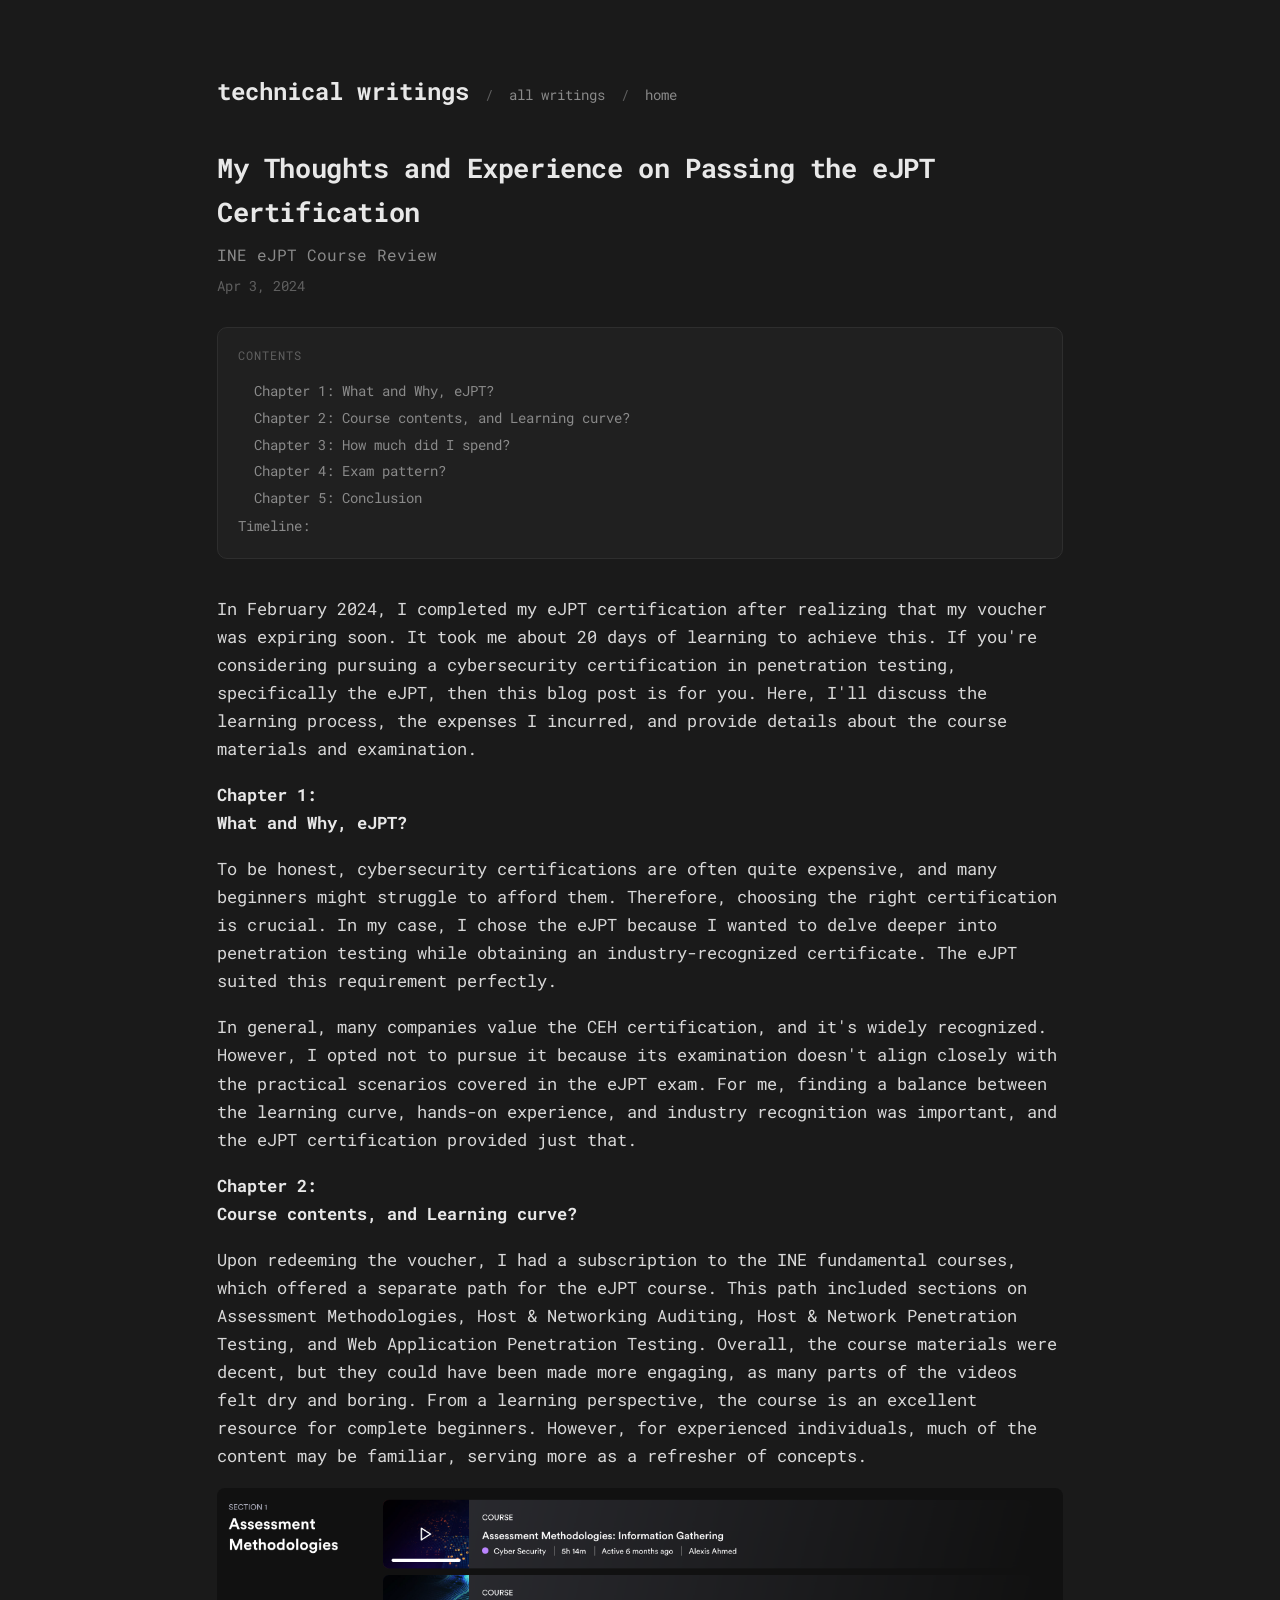
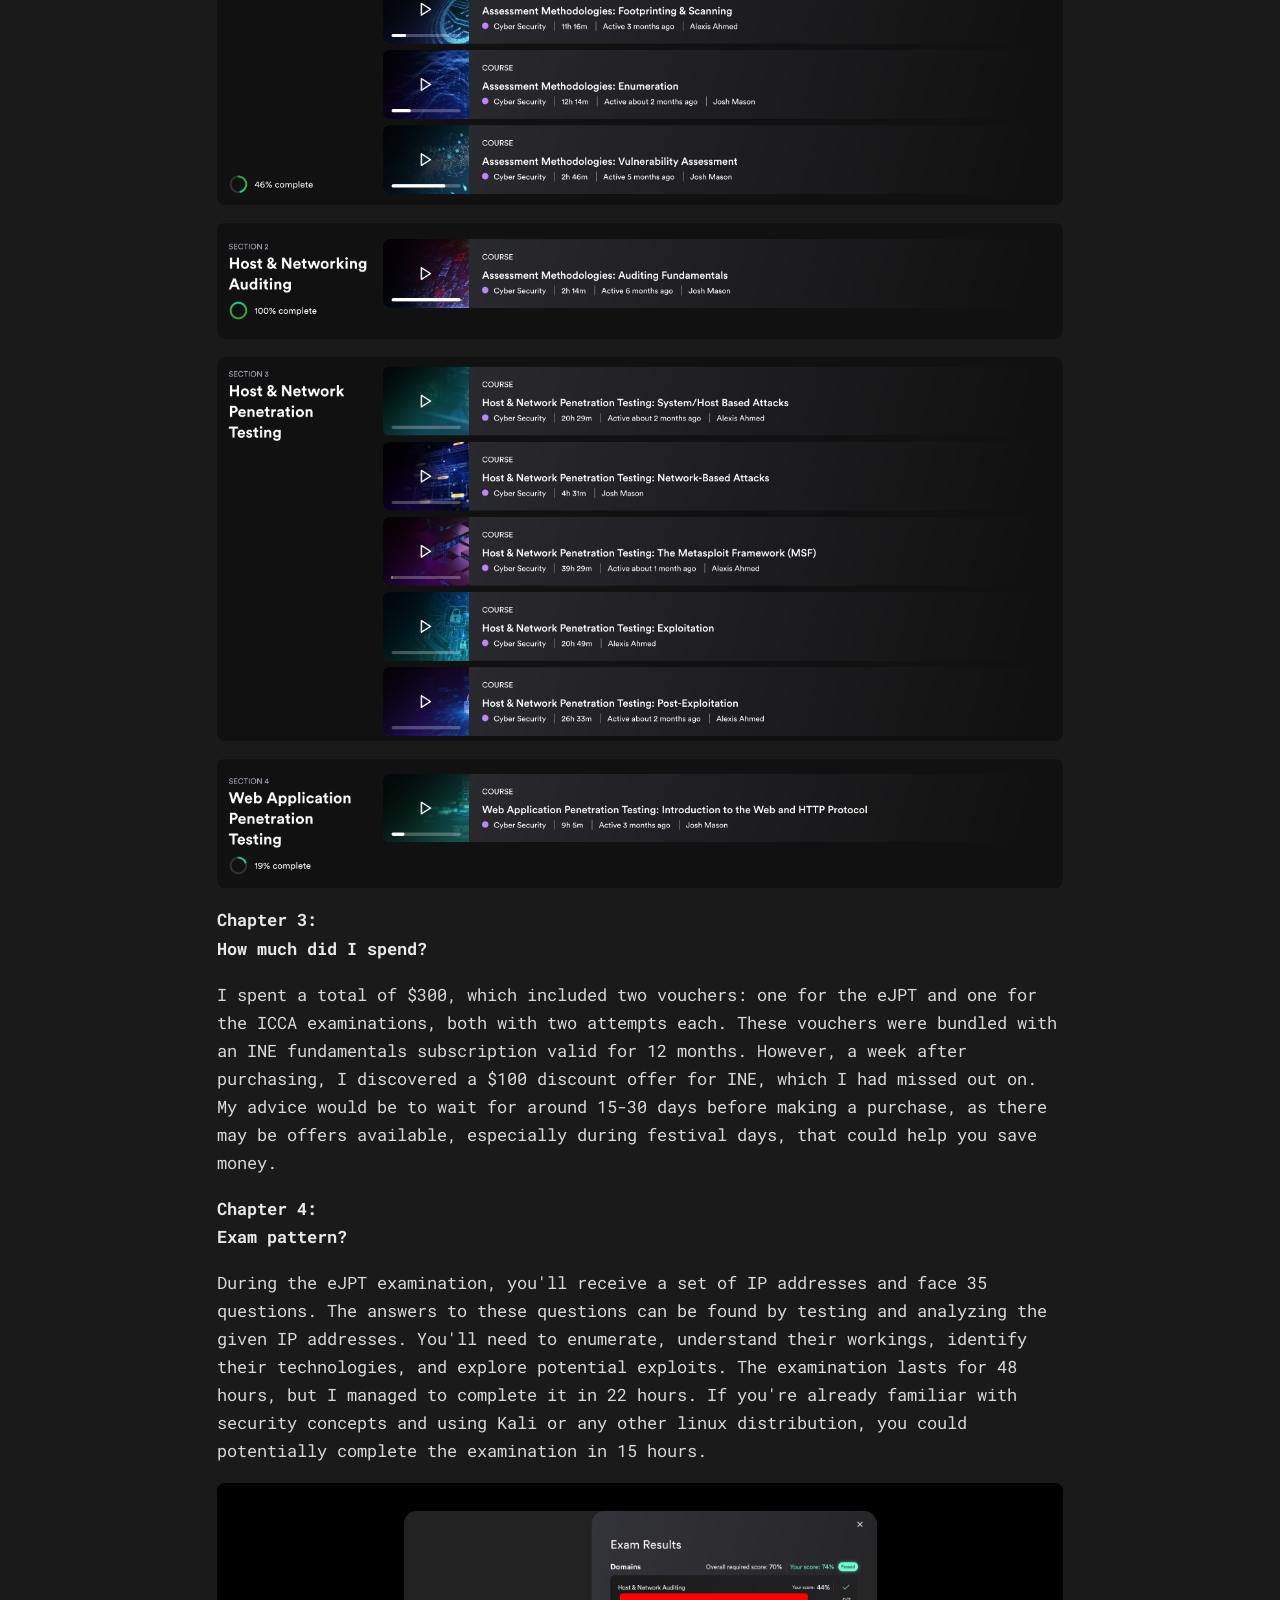
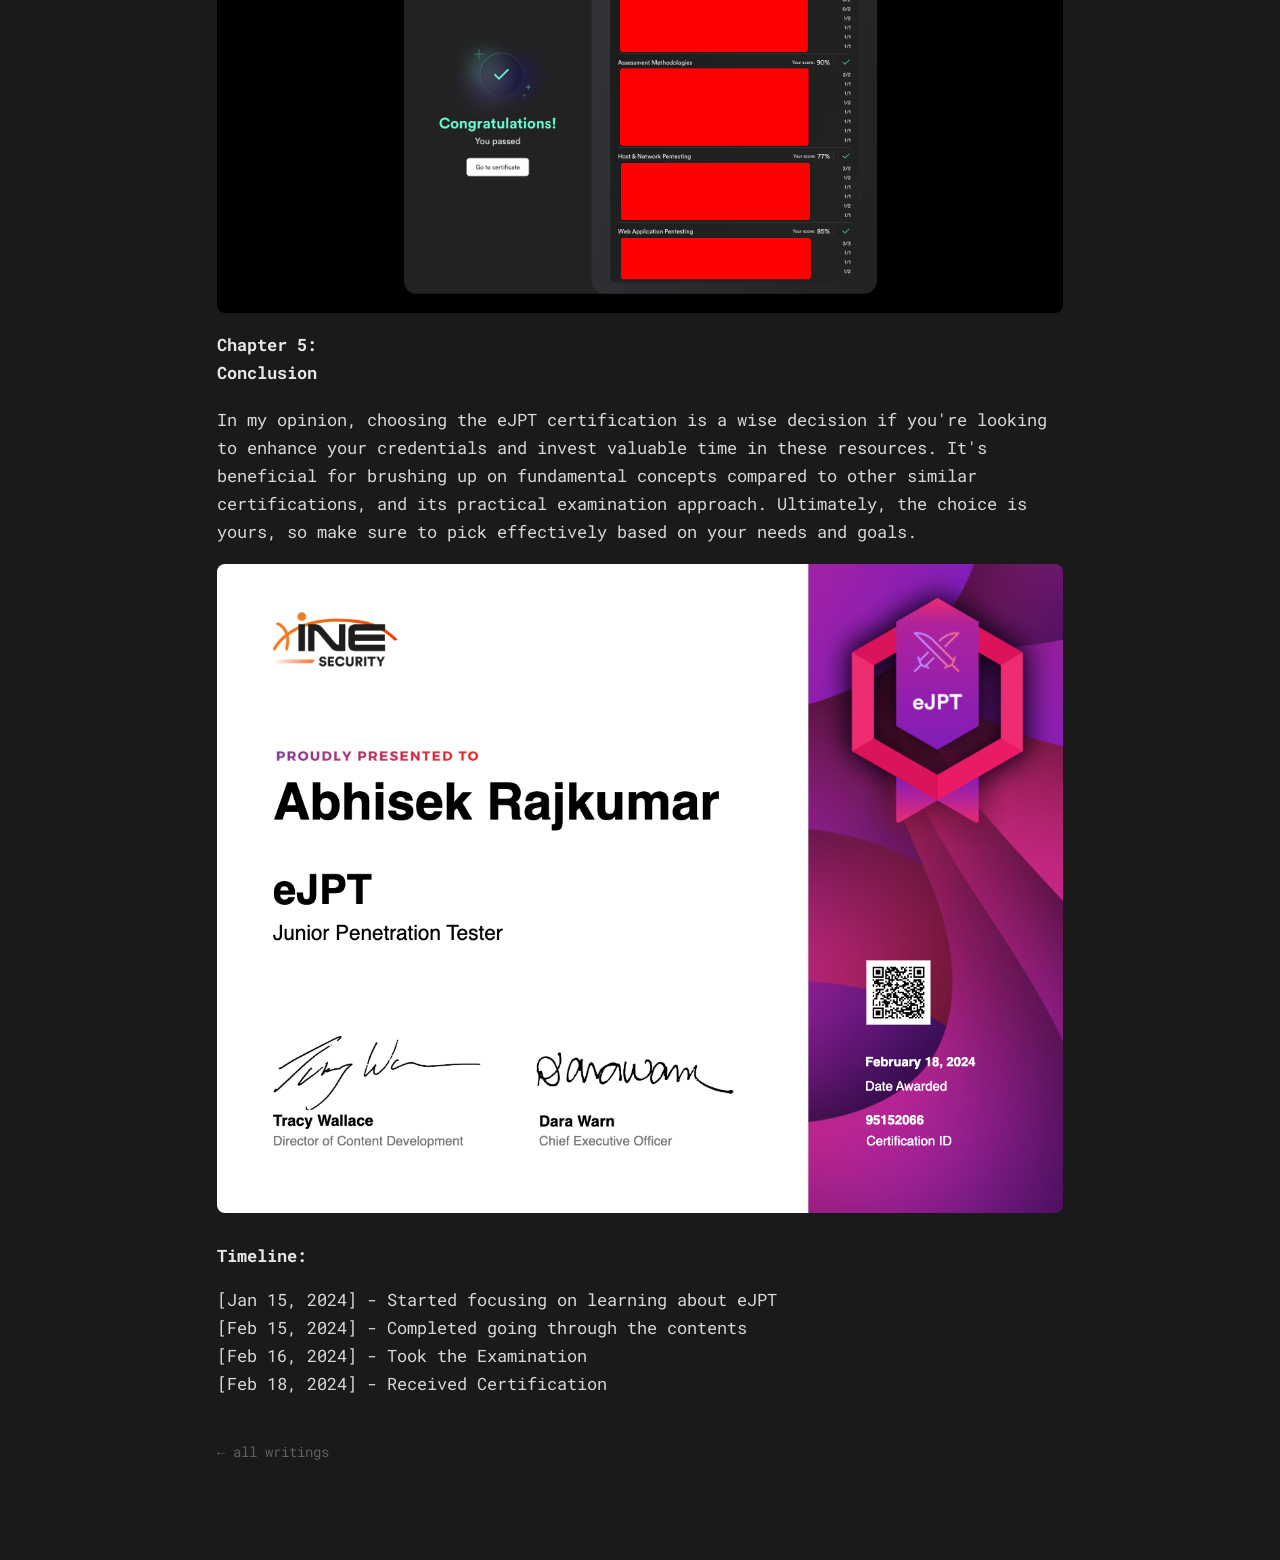
<file: blog/my-thoughts-and-experience-on-passing-the-ejpt-certification/index.html>
<!DOCTYPE html>
<html lang="en">
<head>
  <meta charset="UTF-8" />
  <meta name="viewport" content="width=device-width, initial-scale=1.0" />
  <title>My Thoughts and Experience on Passing the eJPT Certification</title>
  <meta name="description" content="In February 2024, I completed my eJPT certification after realizing that my voucher was expiring soon. It took me about 20 days of learning to achieve this.…" />
  <meta property="og:type" content="article" />
  <meta property="og:title" content="My Thoughts and Experience on Passing the eJPT Certification" />
  <meta property="og:description" content="In February 2024, I completed my eJPT certification after realizing that my voucher was expiring soon. It took me about 20 days of learning to achieve this.…" />
  <meta property="og:url" content="https://abhis3k.in/blog/my-thoughts-and-experience-on-passing-the-ejpt-certification/" />
  <meta property="og:image" content="https://abhis3k.in/blog/my-thoughts-and-experience-on-passing-the-ejpt-certification/section-1.png" />
  <meta name="twitter:card" content="summary_large_image" />
  <meta name="twitter:title" content="My Thoughts and Experience on Passing the eJPT Certification" />
  <meta name="twitter:description" content="In February 2024, I completed my eJPT certification after realizing that my voucher was expiring soon. It took me about 20 days of learning to achieve this.…" />
  <meta name="twitter:image" content="https://abhis3k.in/blog/my-thoughts-and-experience-on-passing-the-ejpt-certification/section-1.png" />
  <link rel="preconnect" href="https://fonts.googleapis.com" />
  <link rel="preconnect" href="https://fonts.gstatic.com" crossorigin />
  <link href="https://fonts.googleapis.com/css2?family=Roboto+Mono:wght@400;500;700&display=swap" rel="stylesheet" />
  <link rel="stylesheet" href="../../css/style.css" />
  <link rel="icon" href="/favicon.svg" type="image/svg+xml" />
</head>
<body>
  <main class="wrap">
    <nav class="subnav">
      <h1>technical writings</h1>
      <span class="sep">/</span>
      <a href="../">all writings</a>
      <span class="sep">/</span>
      <a href="../../">home</a>
    </nav>
    <div id="content"><p class="empty">Loading…</p></div>
  </main>
  <script src="../../lib/marked.min.js"></script>
  <script src="../../js/post.js"></script>
  <script src="../../js/lightbox.js"></script>
</body>
</html>
</file>
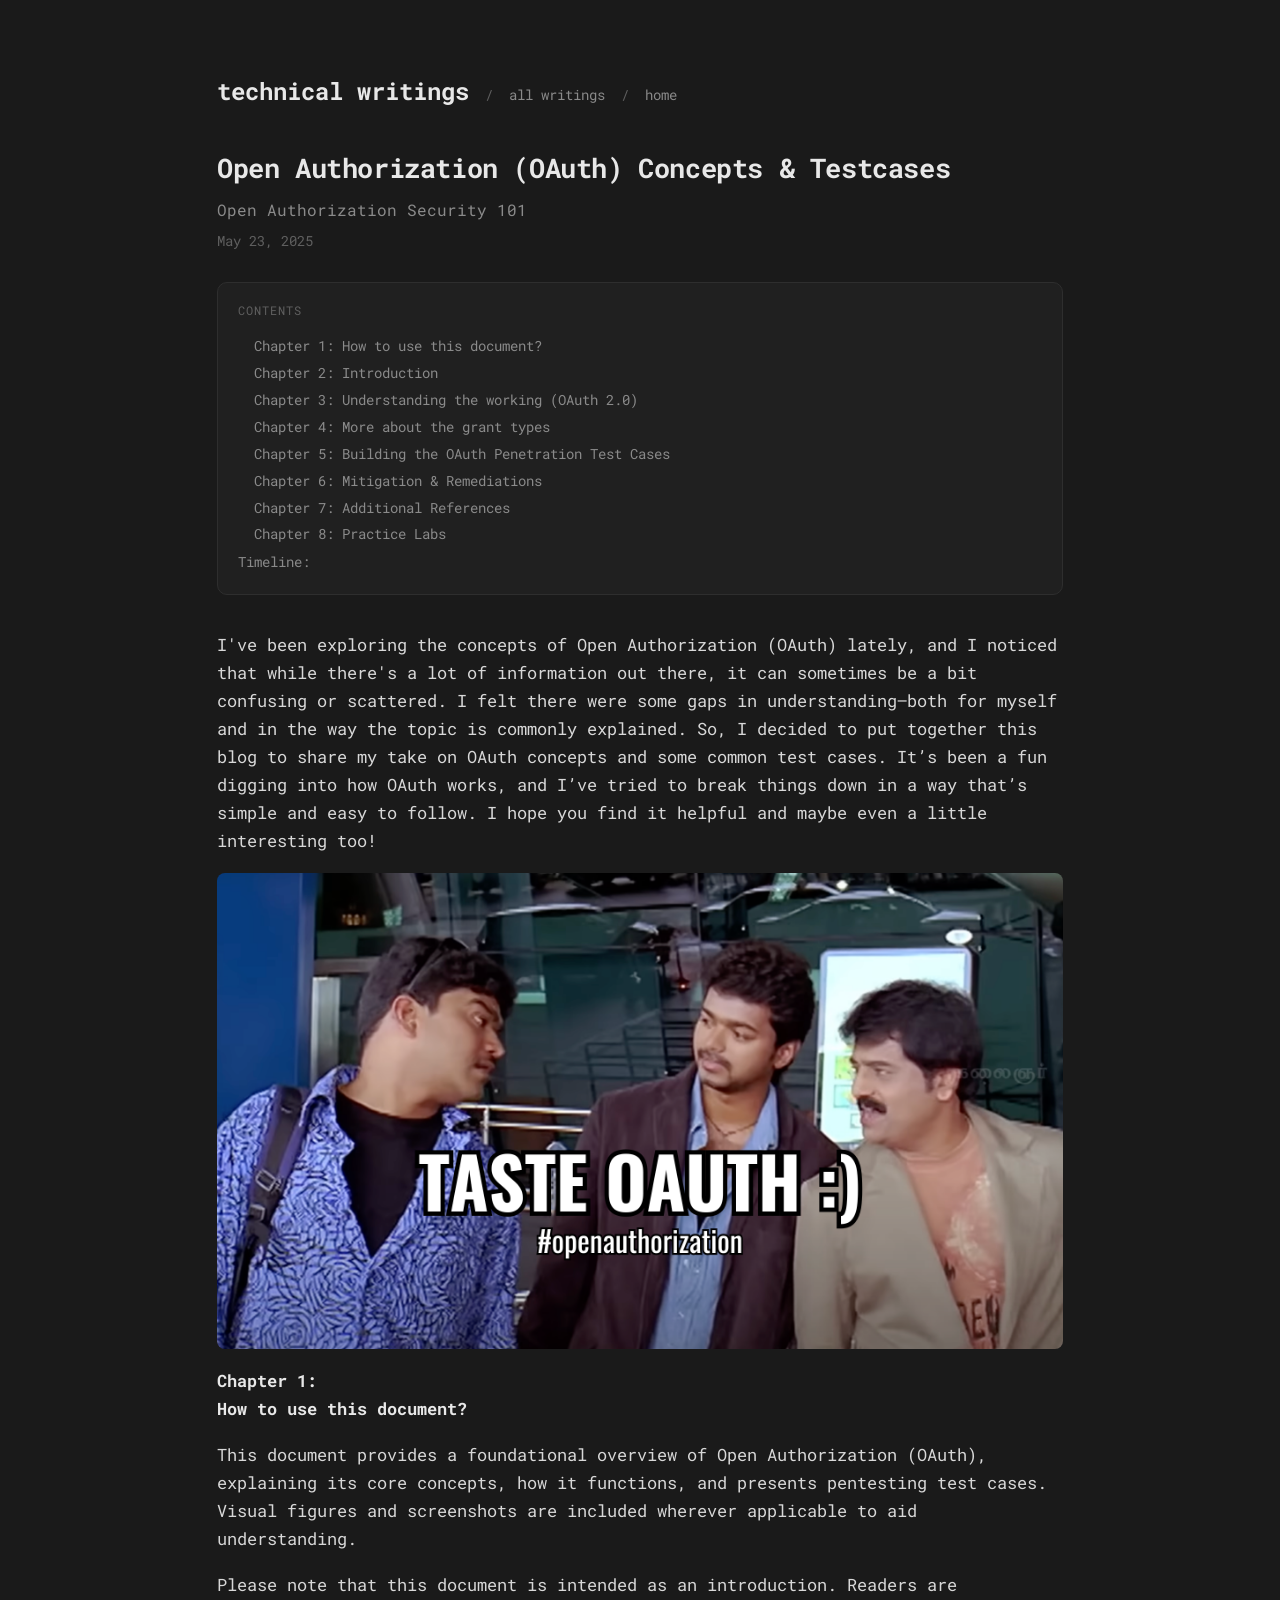
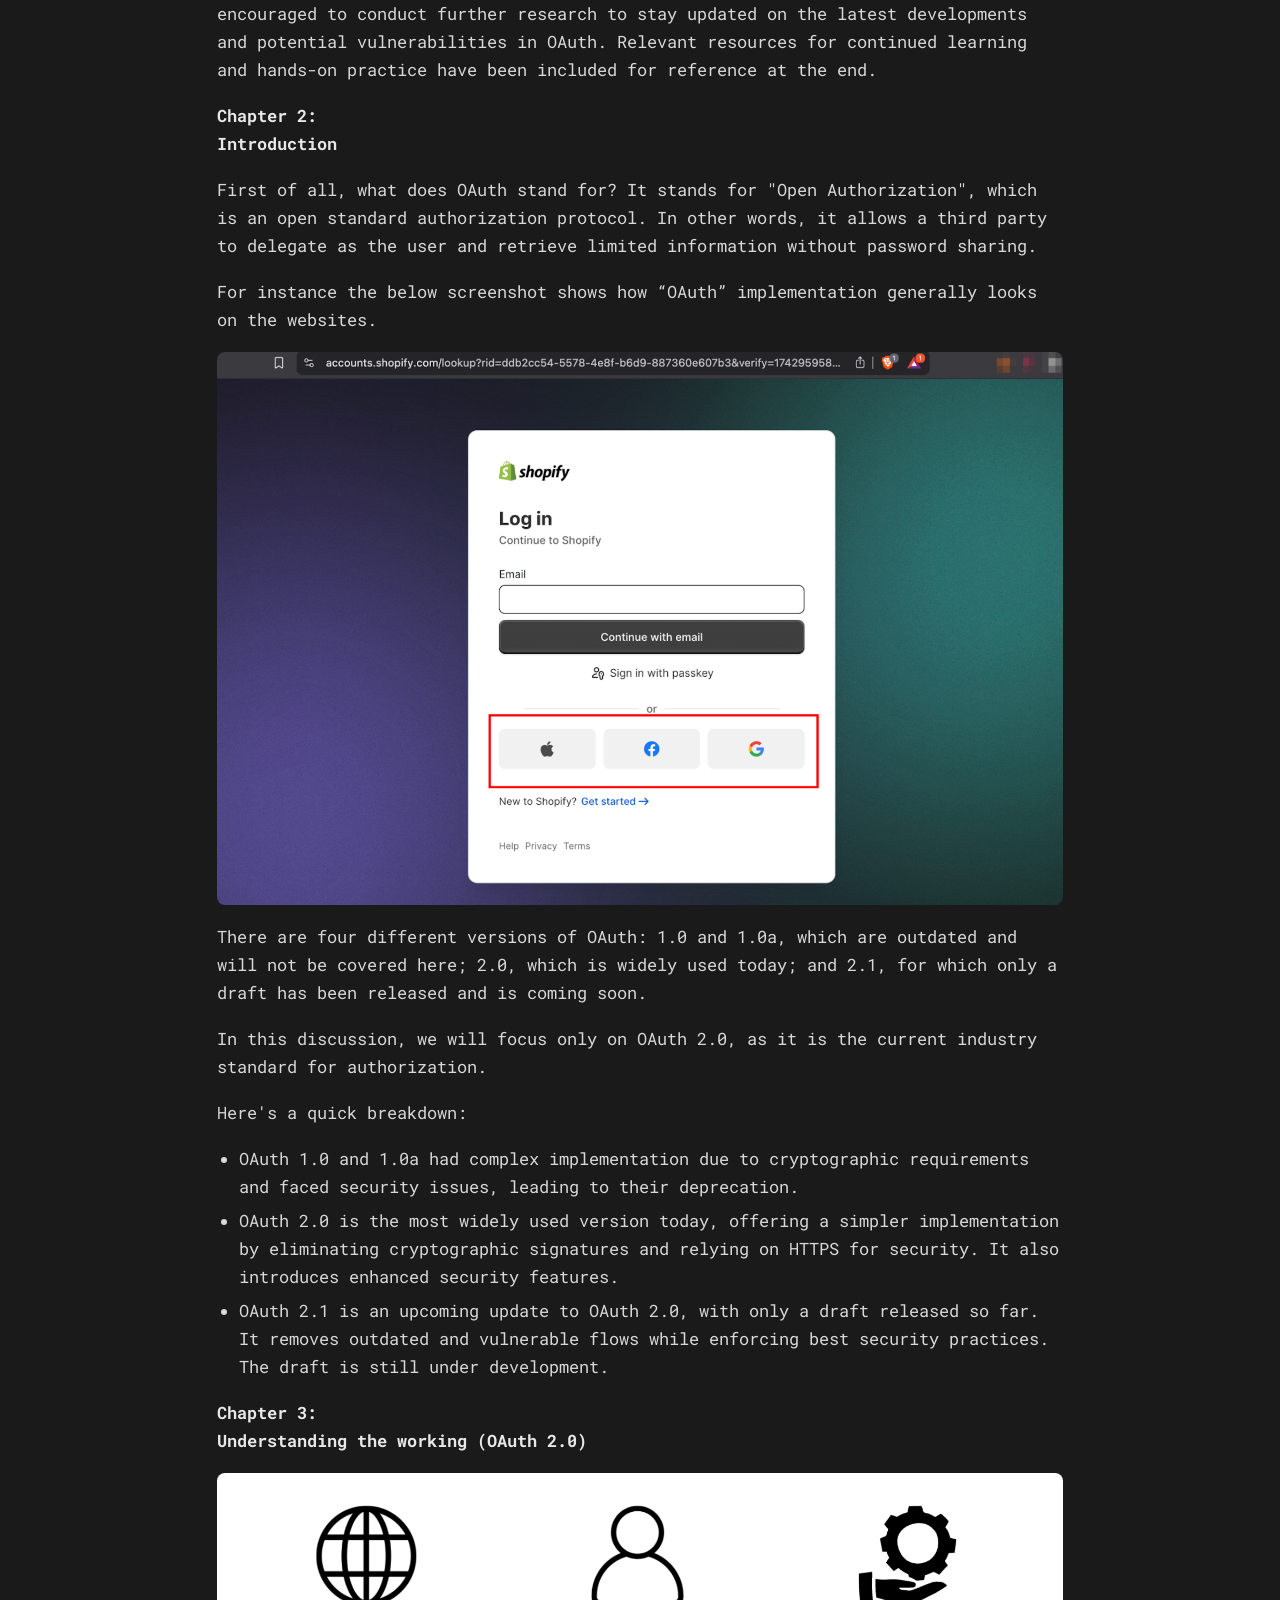
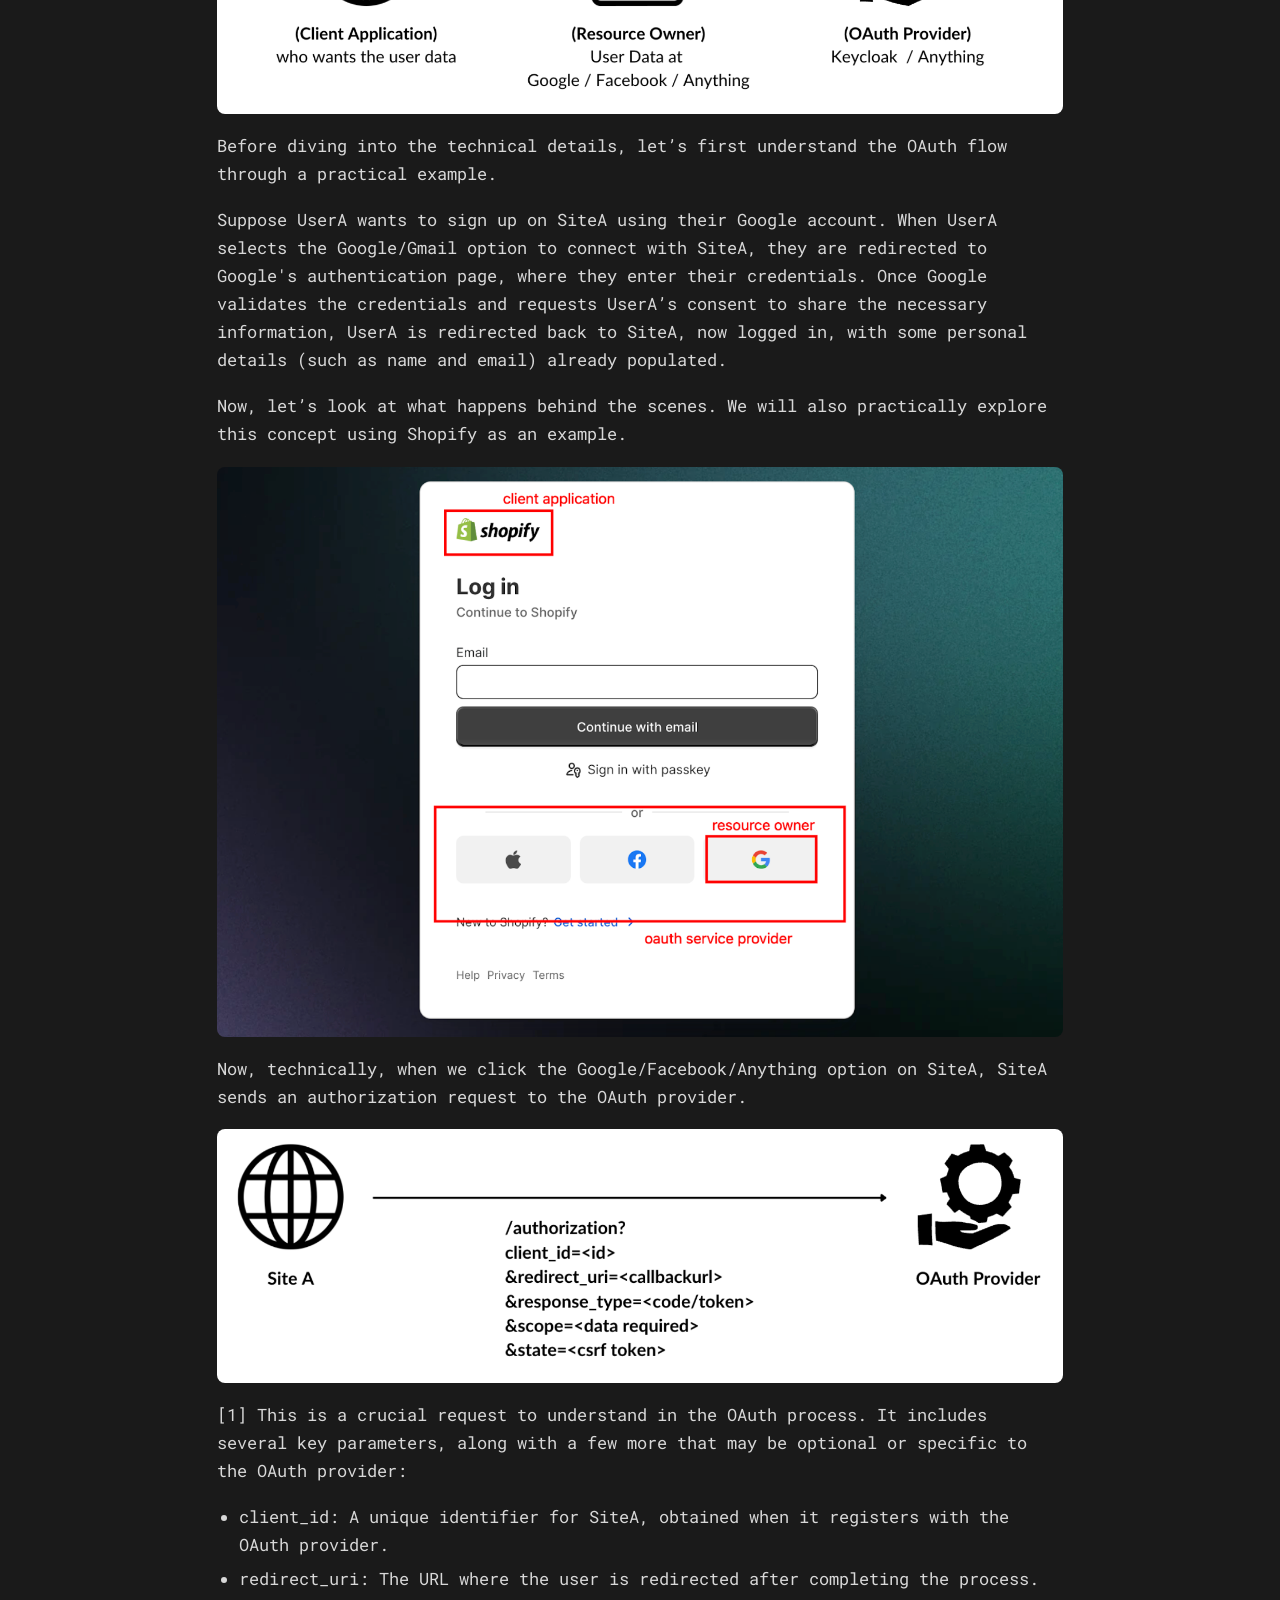
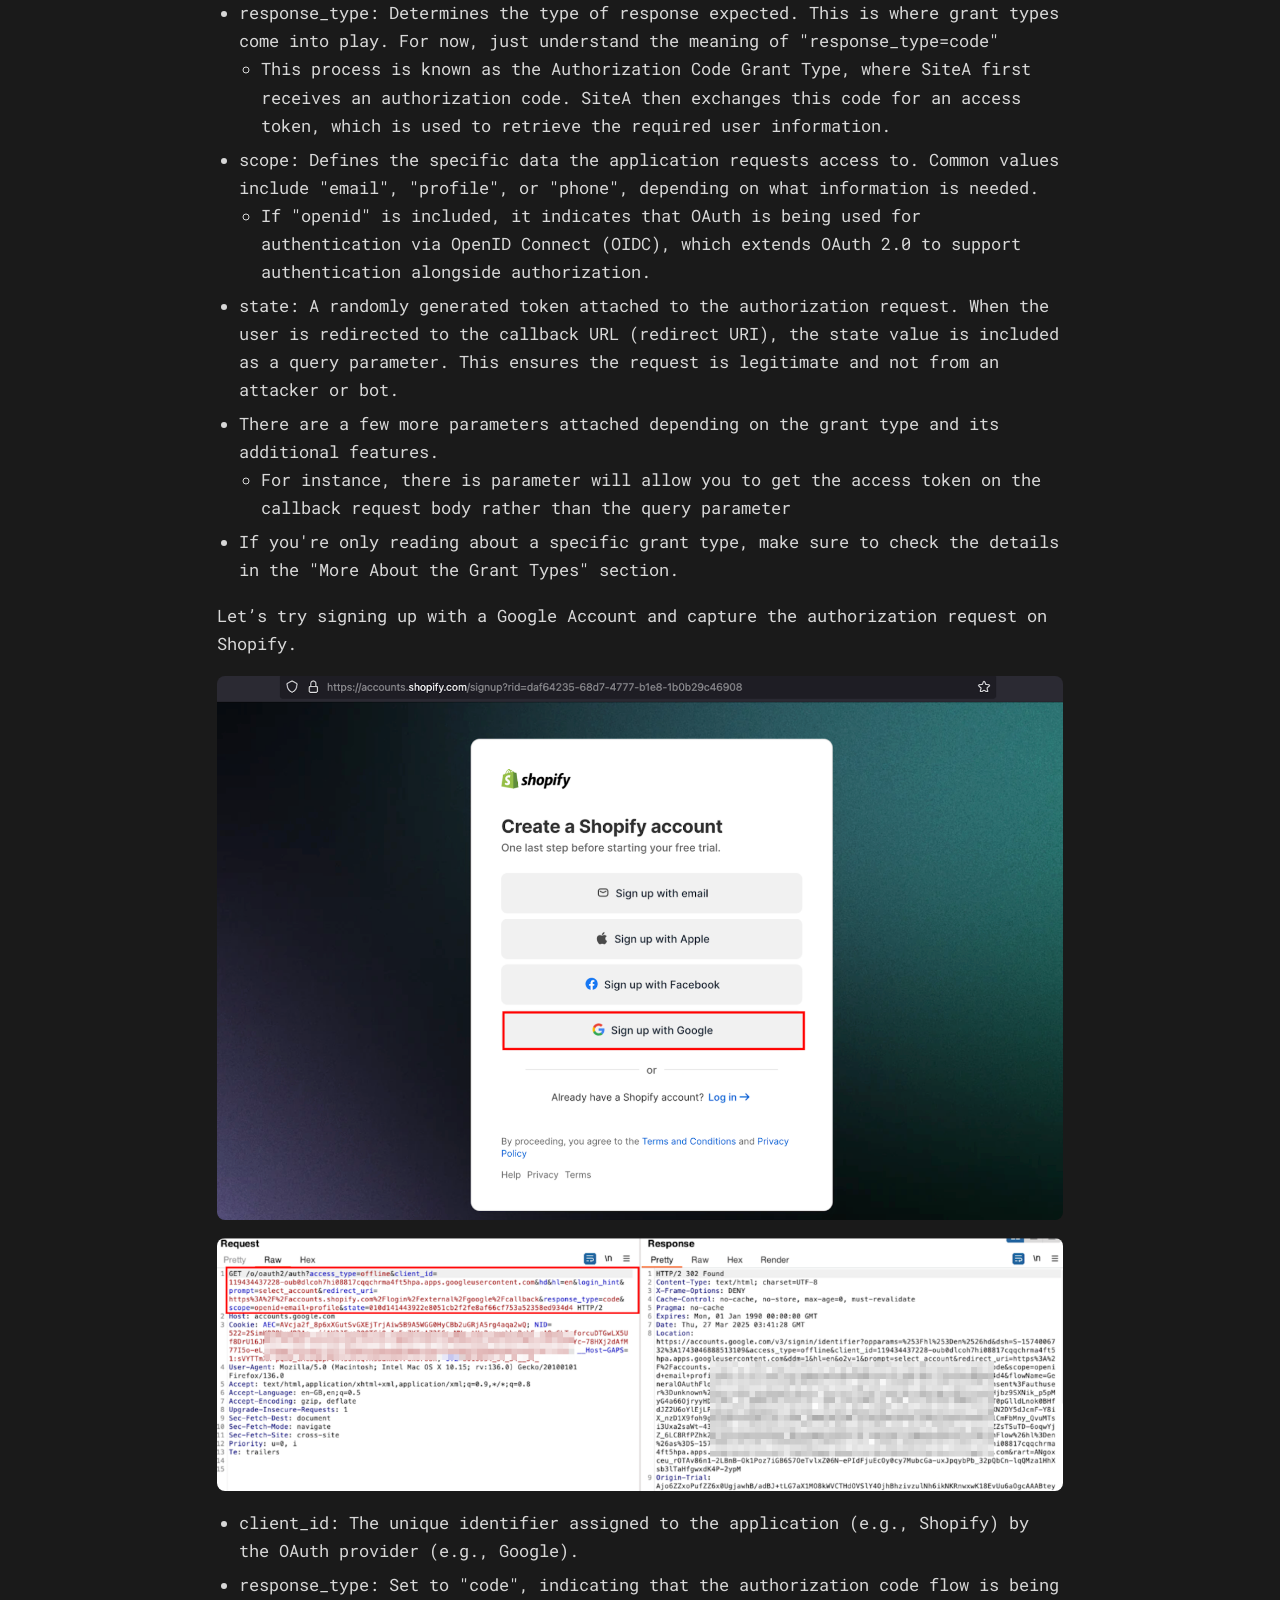
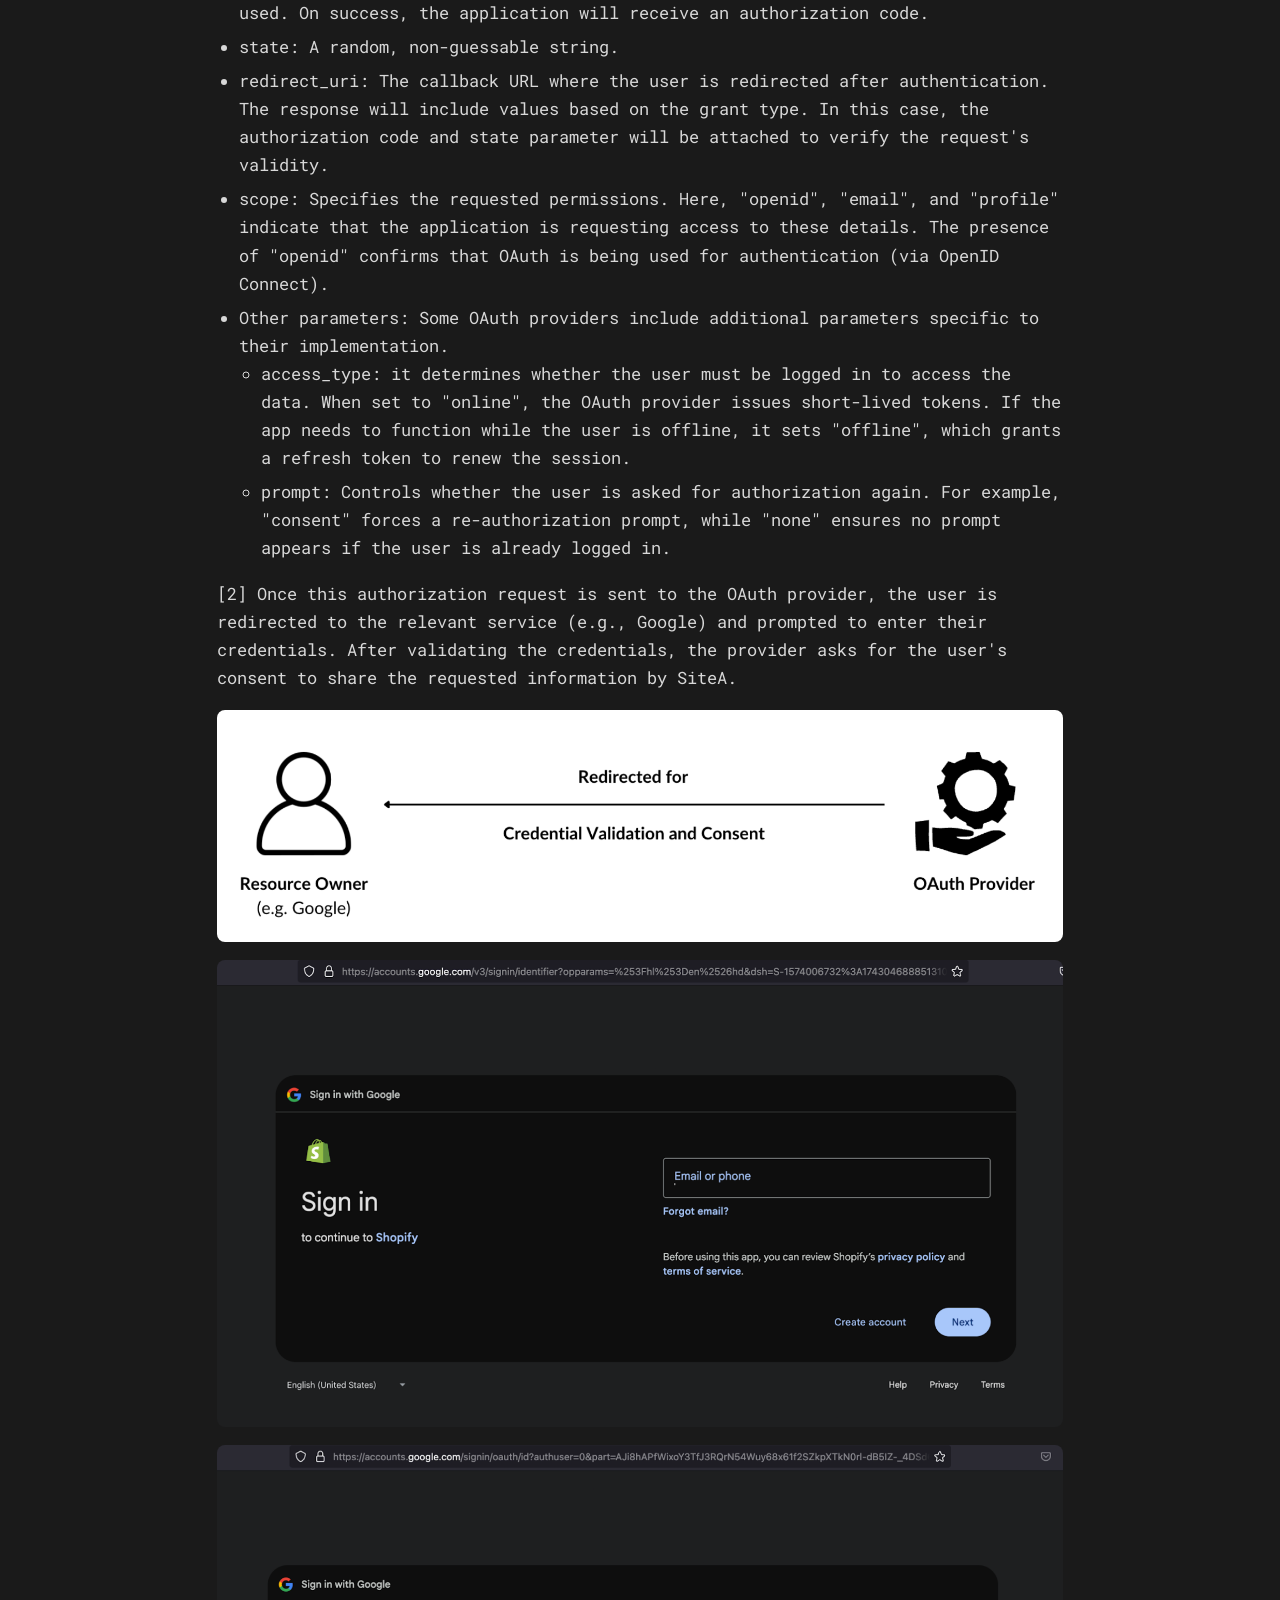
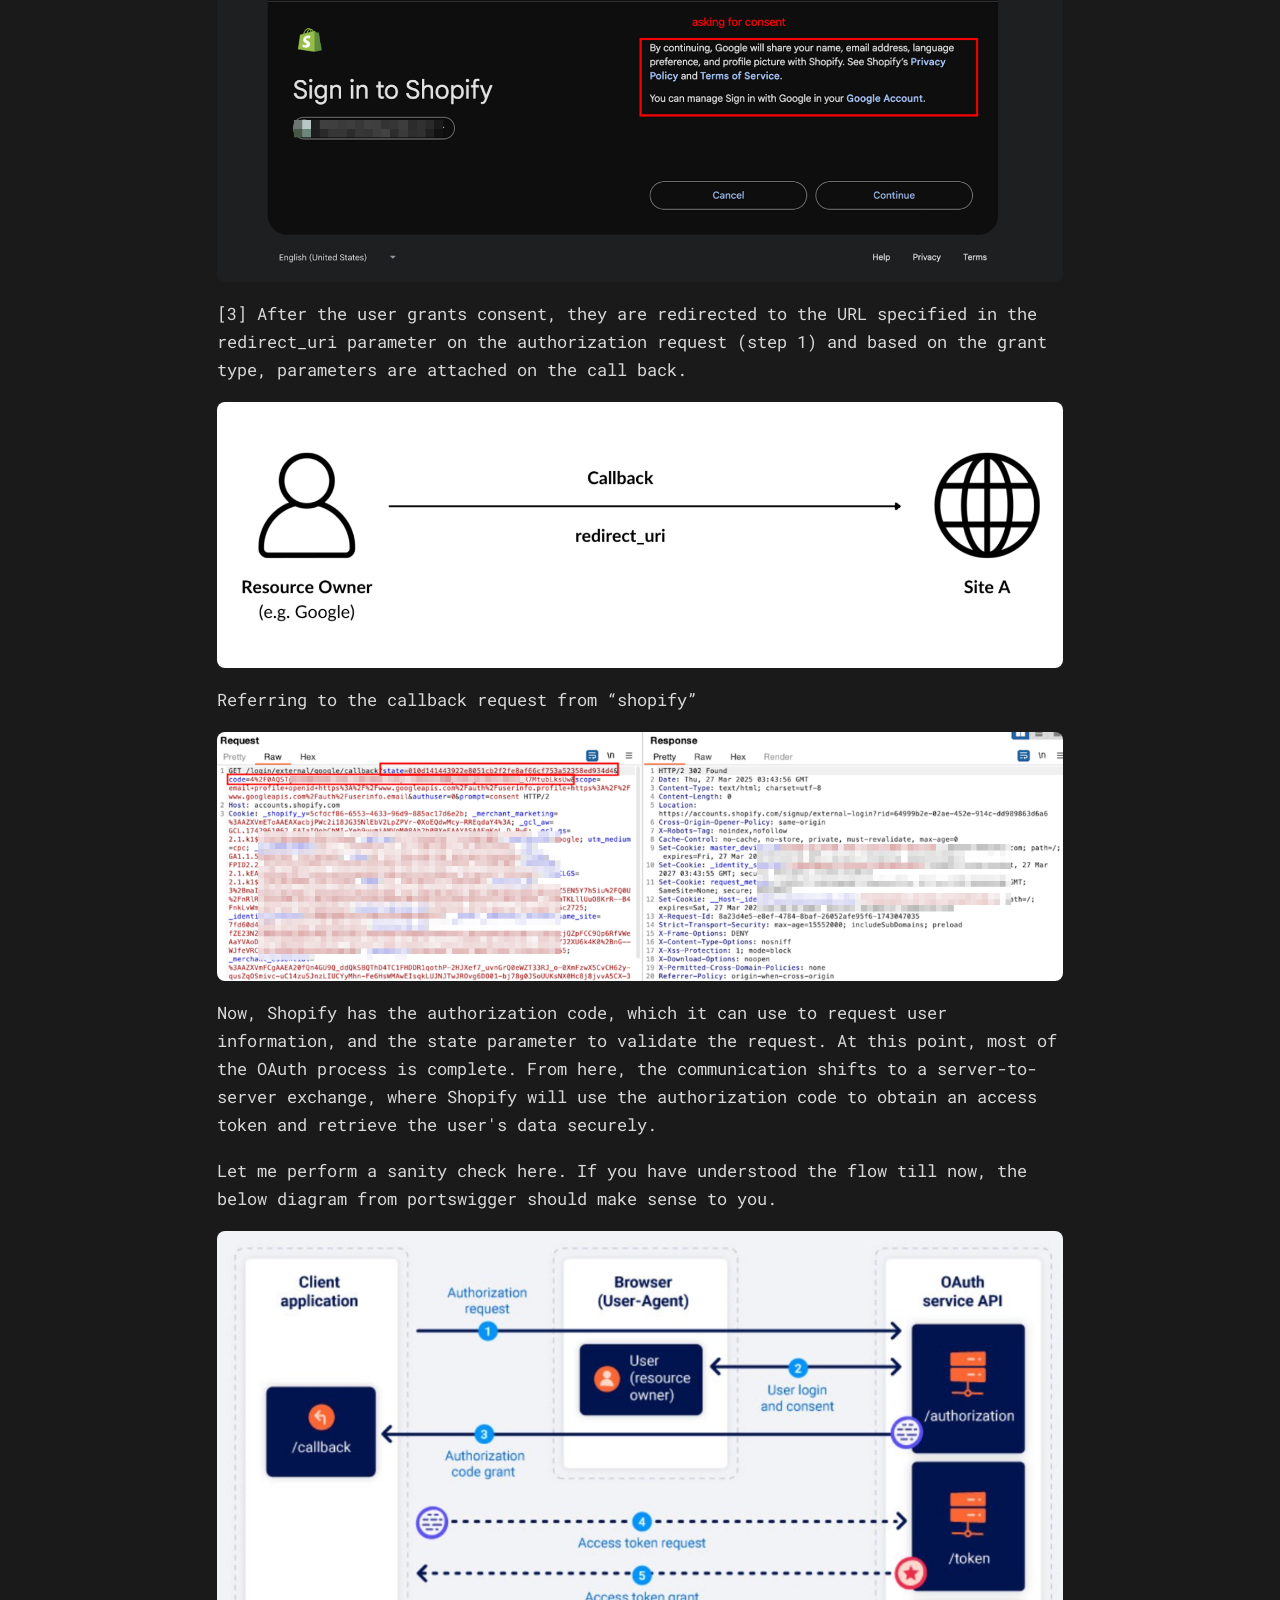
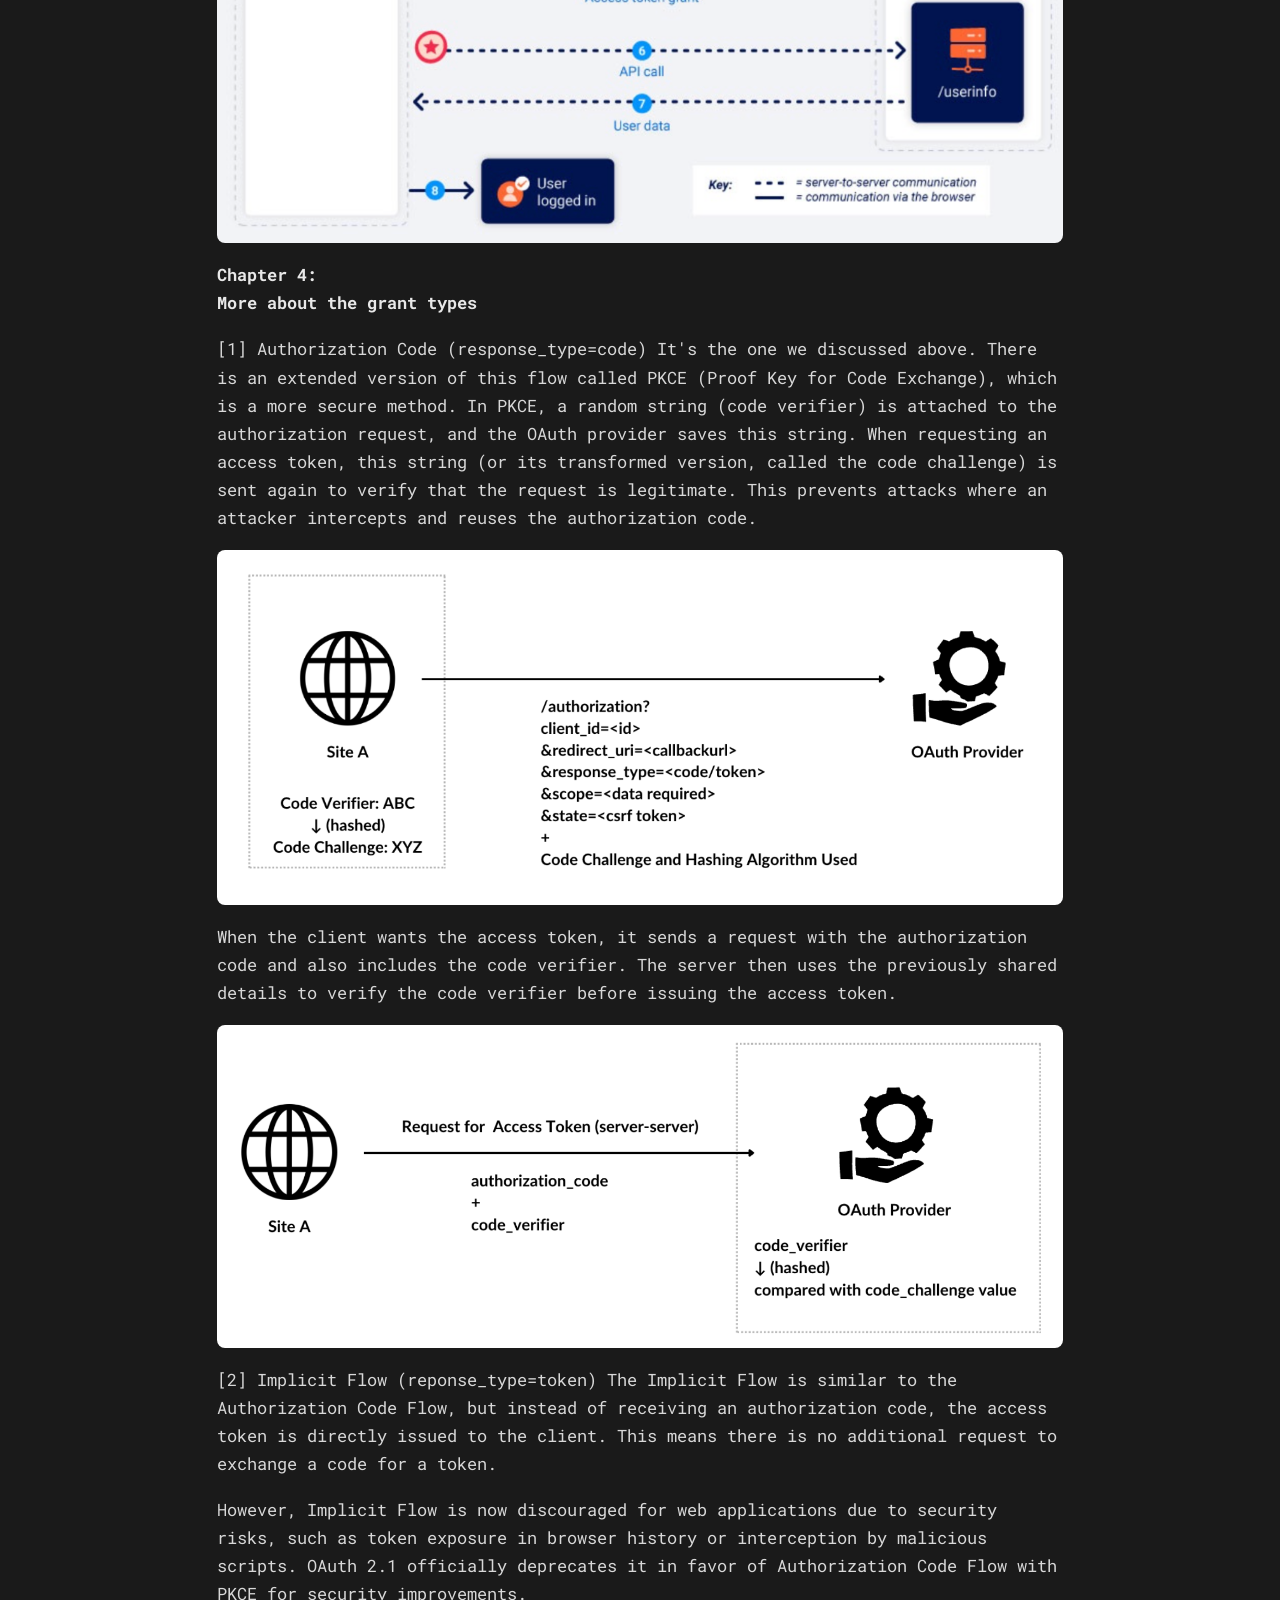
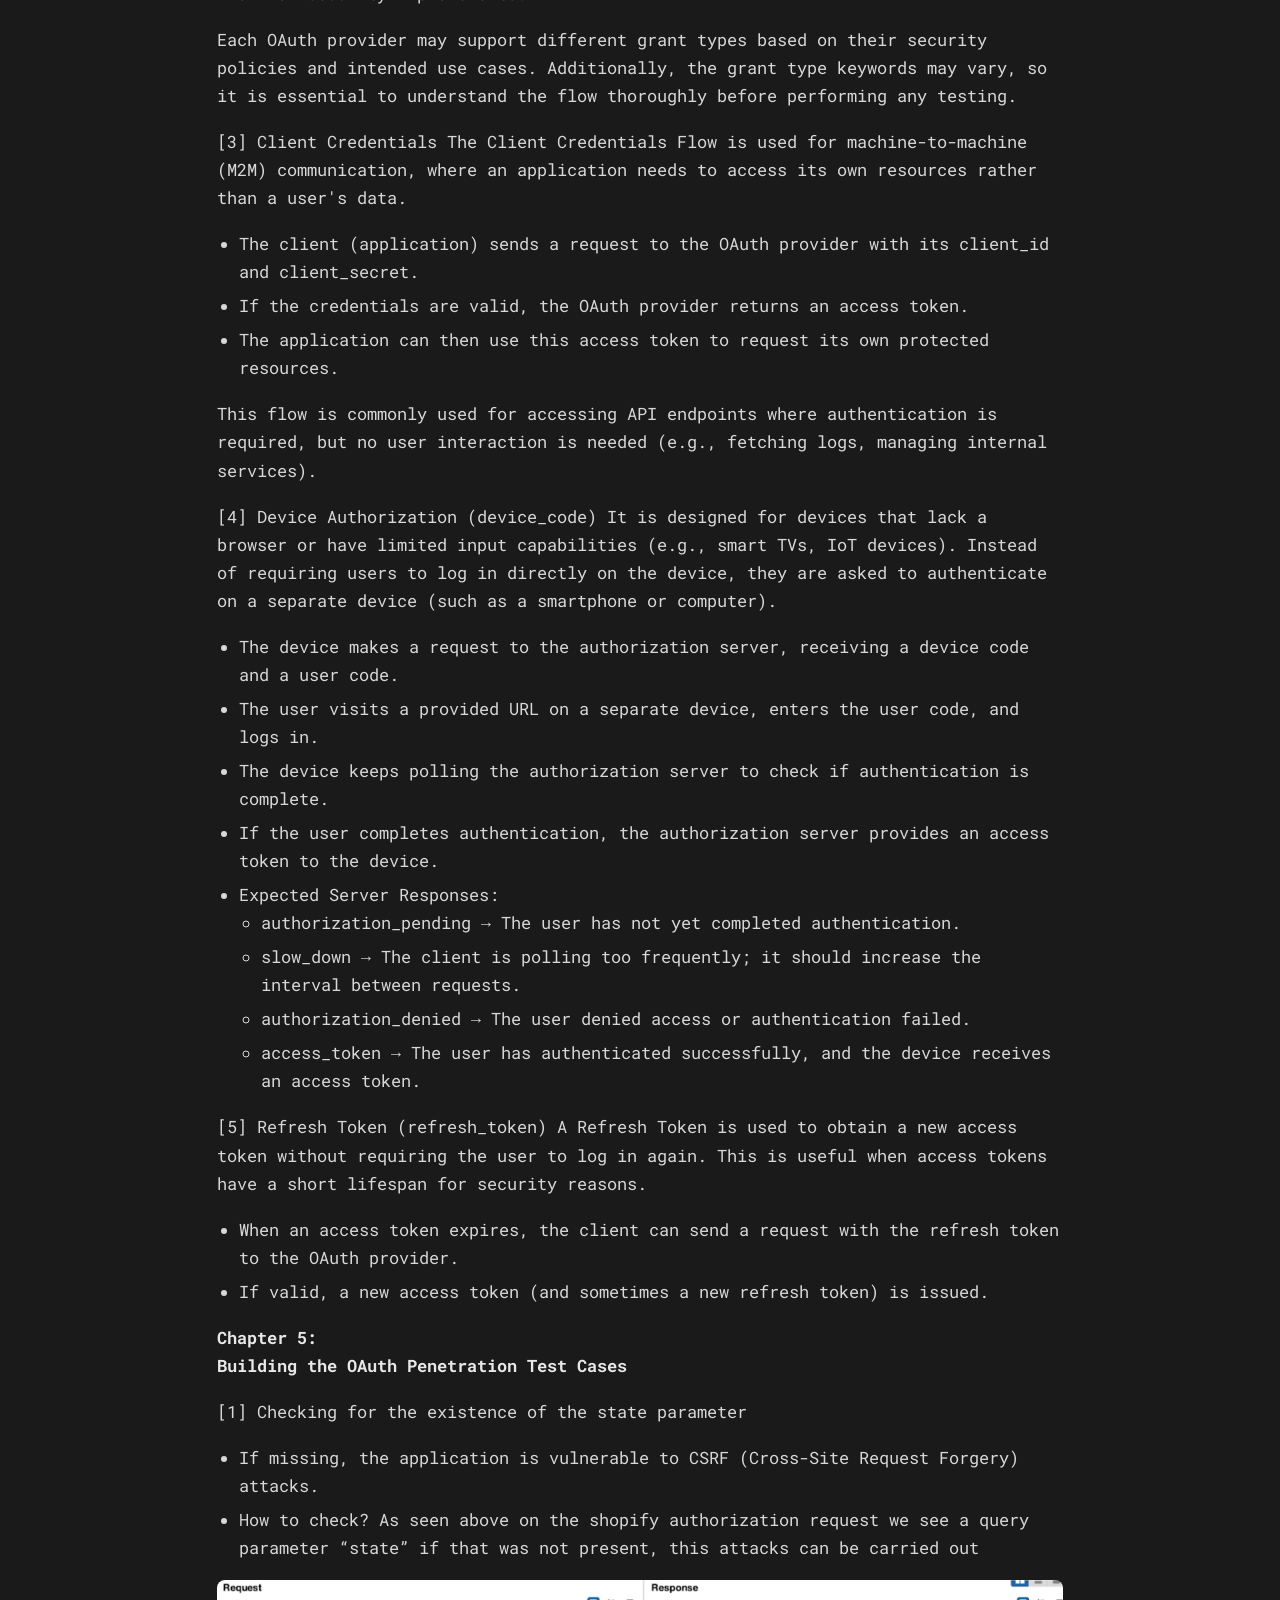
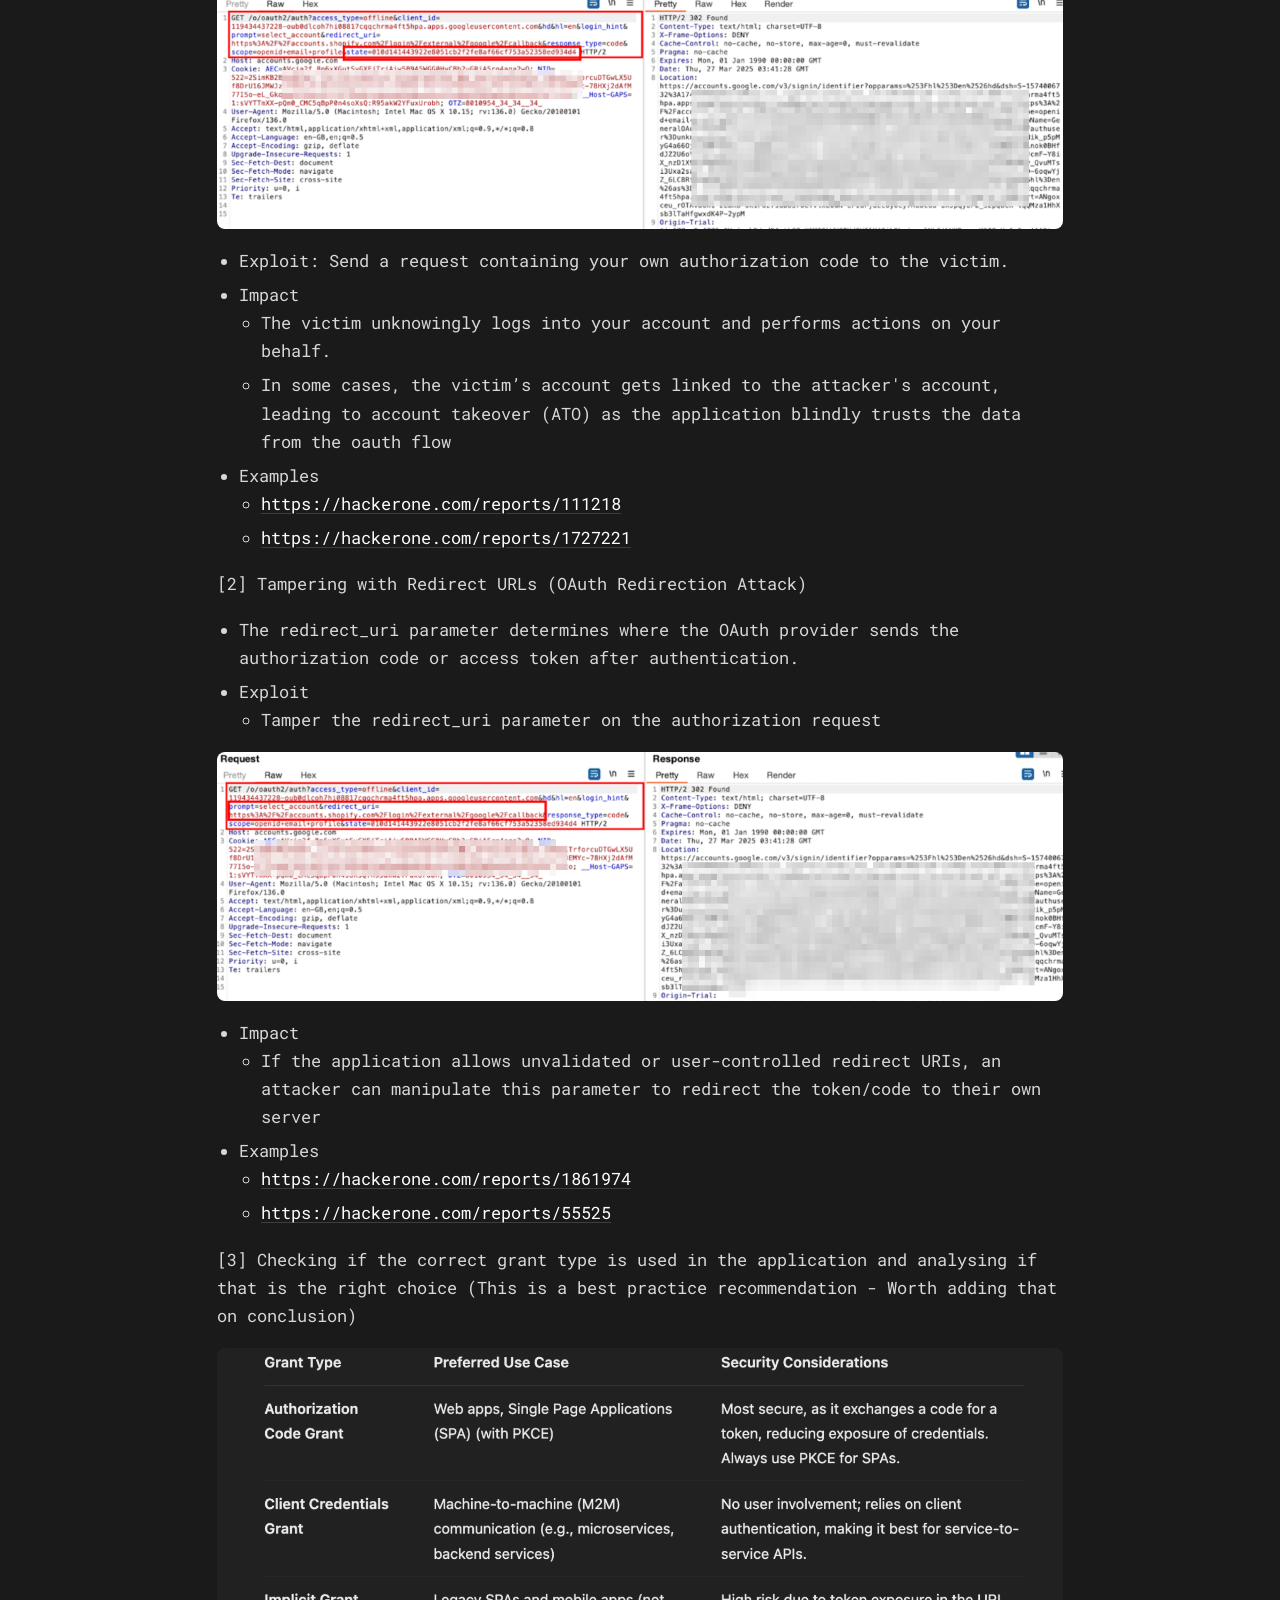
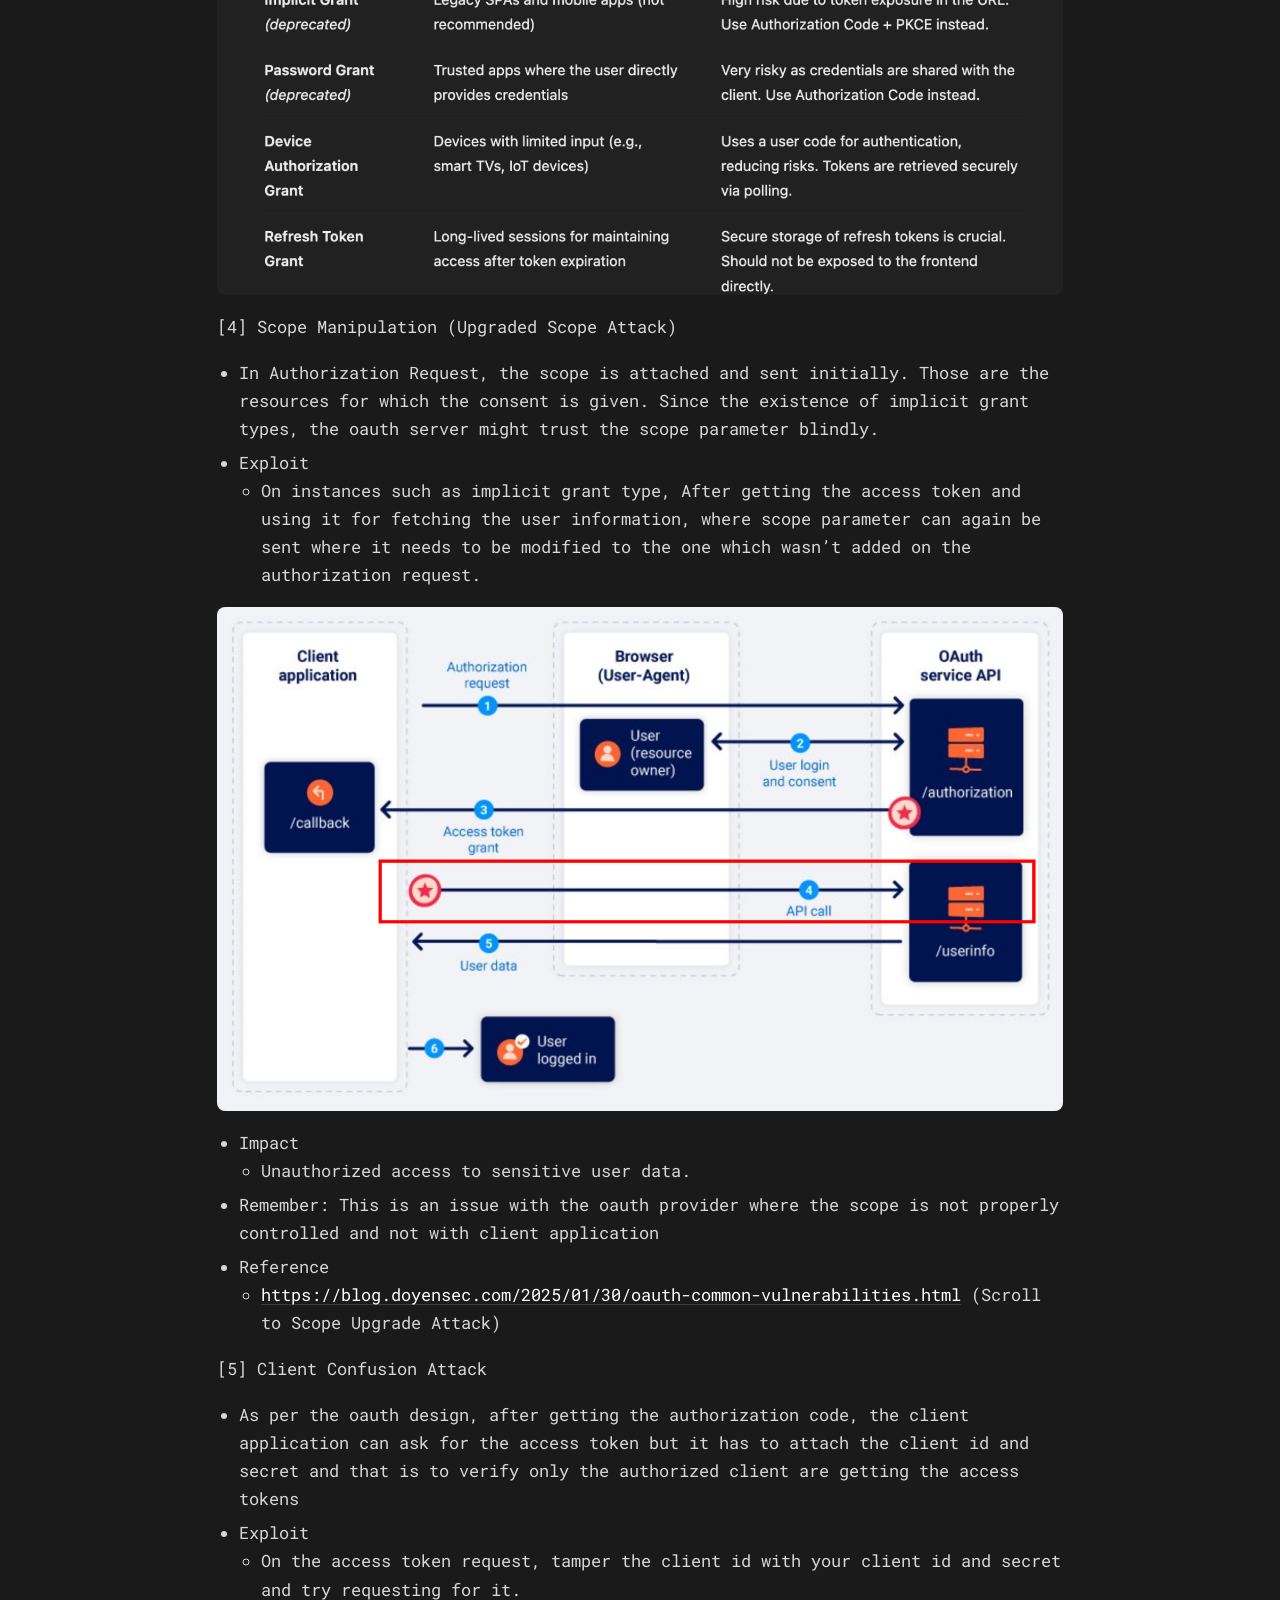
<file: blog/oauth-concept-and-testcases/index.html>
<!DOCTYPE html>
<html lang="en">
<head>
  <meta charset="UTF-8" />
  <meta name="viewport" content="width=device-width, initial-scale=1.0" />
  <title>Open Authorization (OAuth) Concepts &amp; Testcases</title>
  <meta name="description" content="I've been exploring the concepts of Open Authorization (OAuth) lately, and I noticed that while there's a lot of information out there, it can sometimes be…" />
  <meta property="og:type" content="article" />
  <meta property="og:title" content="Open Authorization (OAuth) Concepts &amp; Testcases" />
  <meta property="og:description" content="I've been exploring the concepts of Open Authorization (OAuth) lately, and I noticed that while there's a lot of information out there, it can sometimes be…" />
  <meta property="og:url" content="https://abhis3k.in/blog/oauth-concept-and-testcases/" />
  <meta property="og:image" content="https://abhis3k.in/blog/oauth-concept-and-testcases/main.png" />
  <meta name="twitter:card" content="summary_large_image" />
  <meta name="twitter:title" content="Open Authorization (OAuth) Concepts &amp; Testcases" />
  <meta name="twitter:description" content="I've been exploring the concepts of Open Authorization (OAuth) lately, and I noticed that while there's a lot of information out there, it can sometimes be…" />
  <meta name="twitter:image" content="https://abhis3k.in/blog/oauth-concept-and-testcases/main.png" />
  <link rel="preconnect" href="https://fonts.googleapis.com" />
  <link rel="preconnect" href="https://fonts.gstatic.com" crossorigin />
  <link href="https://fonts.googleapis.com/css2?family=Roboto+Mono:wght@400;500;700&display=swap" rel="stylesheet" />
  <link rel="stylesheet" href="../../css/style.css" />
  <link rel="icon" href="/favicon.svg" type="image/svg+xml" />
</head>
<body>
  <main class="wrap">
    <nav class="subnav">
      <h1>technical writings</h1>
      <span class="sep">/</span>
      <a href="../">all writings</a>
      <span class="sep">/</span>
      <a href="../../">home</a>
    </nav>
    <div id="content"><p class="empty">Loading…</p></div>
  </main>
  <script src="../../lib/marked.min.js"></script>
  <script src="../../js/post.js"></script>
  <script src="../../js/lightbox.js"></script>
</body>
</html>
</file>
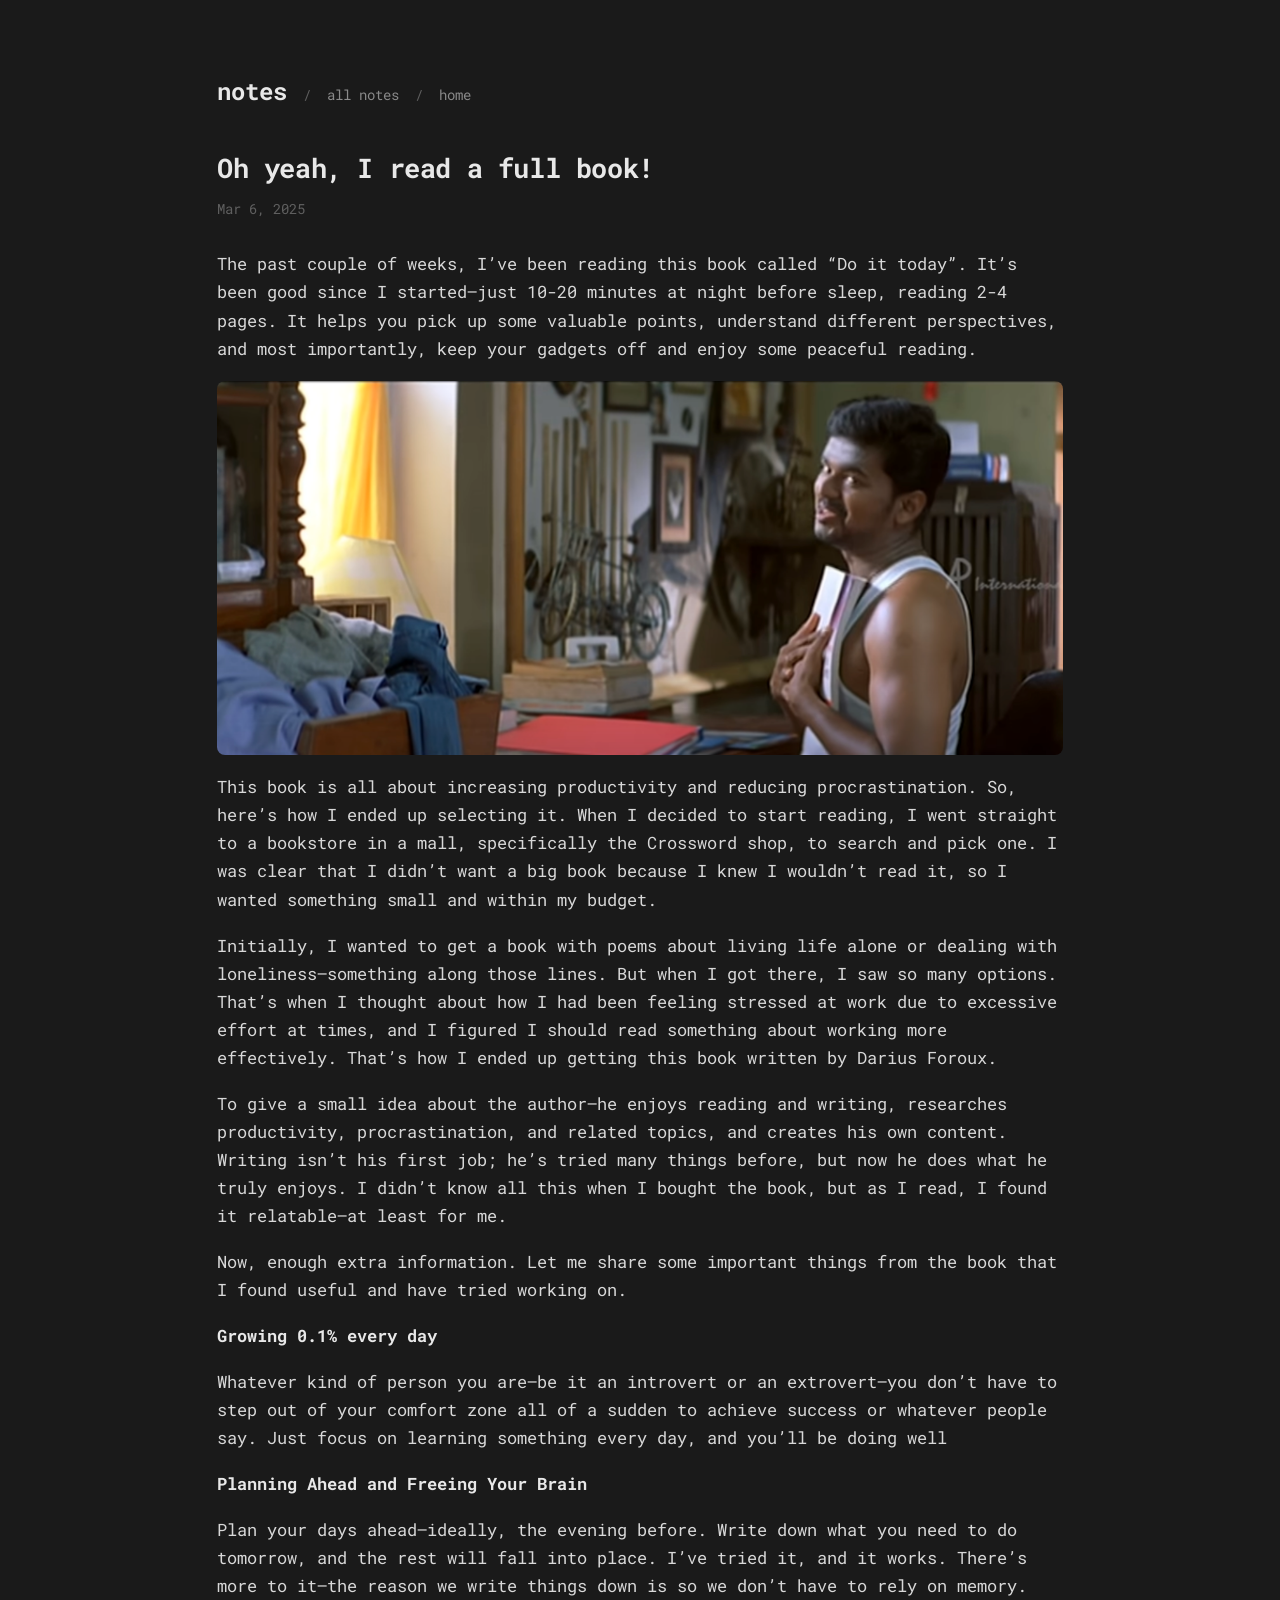
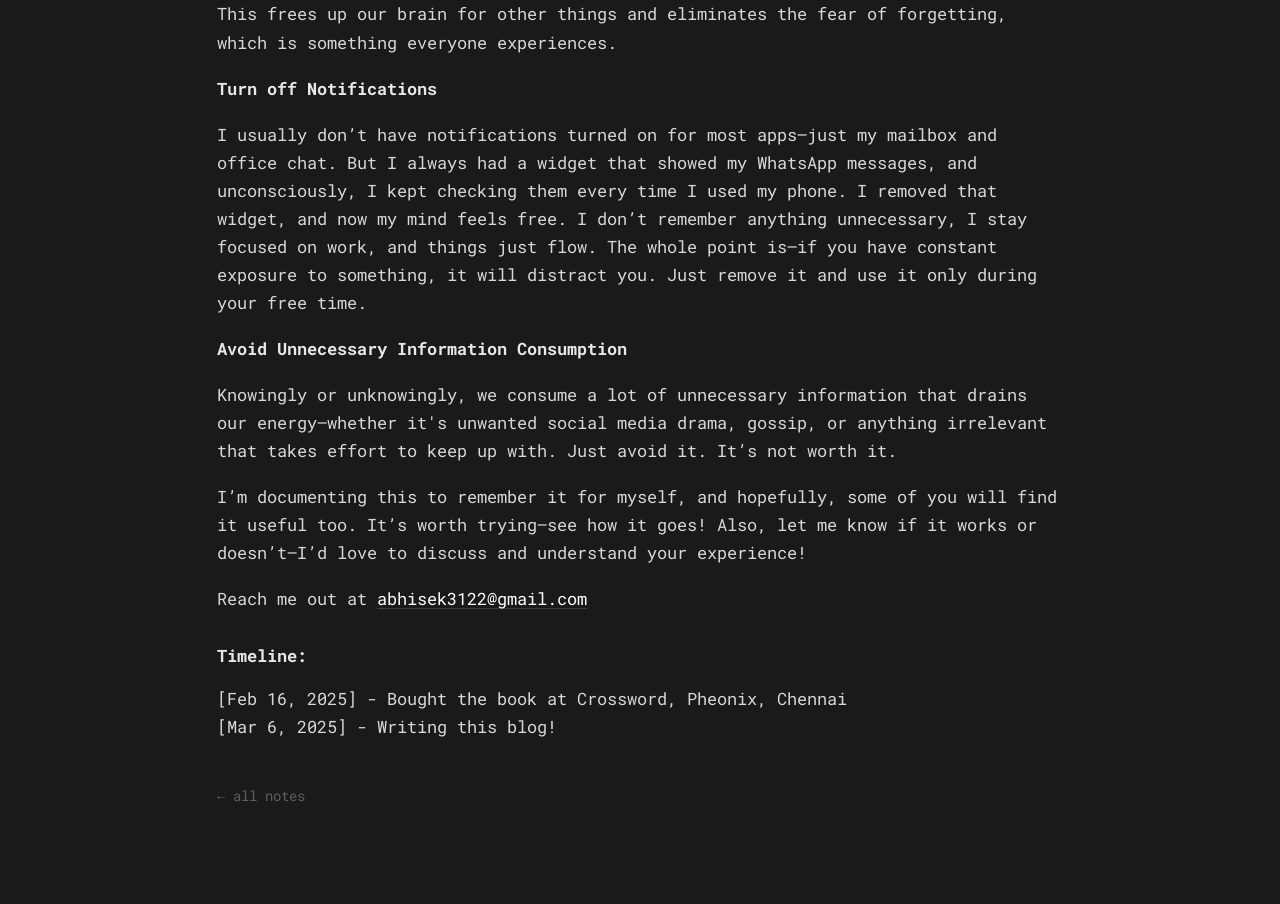
<file: notes/oh-yeah-i-read-a-full-book/index.html>
<!DOCTYPE html>
<html lang="en">
<head>
  <meta charset="UTF-8" />
  <meta name="viewport" content="width=device-width, initial-scale=1.0" />
  <title>Oh yeah, I read a full book!</title>
  <meta name="description" content="The past couple of weeks, I’ve been reading this book called “Do it today”. It’s been good since I started—just 10-20 minutes at night before sleep, reading…" />
  <meta property="og:type" content="article" />
  <meta property="og:title" content="Oh yeah, I read a full book!" />
  <meta property="og:description" content="The past couple of weeks, I’ve been reading this book called “Do it today”. It’s been good since I started—just 10-20 minutes at night before sleep, reading…" />
  <meta property="og:url" content="https://abhis3k.in/notes/oh-yeah-i-read-a-full-book/" />
  <meta property="og:image" content="https://abhis3k.in/notes/oh-yeah-i-read-a-full-book/ghilli-indian-economy-scene.png" />
  <meta name="twitter:card" content="summary_large_image" />
  <meta name="twitter:title" content="Oh yeah, I read a full book!" />
  <meta name="twitter:description" content="The past couple of weeks, I’ve been reading this book called “Do it today”. It’s been good since I started—just 10-20 minutes at night before sleep, reading…" />
  <meta name="twitter:image" content="https://abhis3k.in/notes/oh-yeah-i-read-a-full-book/ghilli-indian-economy-scene.png" />
  <link rel="preconnect" href="https://fonts.googleapis.com" />
  <link rel="preconnect" href="https://fonts.gstatic.com" crossorigin />
  <link href="https://fonts.googleapis.com/css2?family=Roboto+Mono:wght@400;500;700&display=swap" rel="stylesheet" />
  <link rel="stylesheet" href="../../css/style.css" />
  <link rel="icon" href="/favicon.svg" type="image/svg+xml" />
</head>
<body>
  <main class="wrap">
    <nav class="subnav">
      <h1>notes</h1>
      <span class="sep">/</span>
      <a href="../">all notes</a>
      <span class="sep">/</span>
      <a href="../../">home</a>
    </nav>
    <div id="content"><p class="empty">Loading…</p></div>
  </main>
  <script src="../../lib/marked.min.js"></script>
  <script src="../../js/note.js"></script>
  <script src="../../js/lightbox.js"></script>
</body>
</html>
</file>
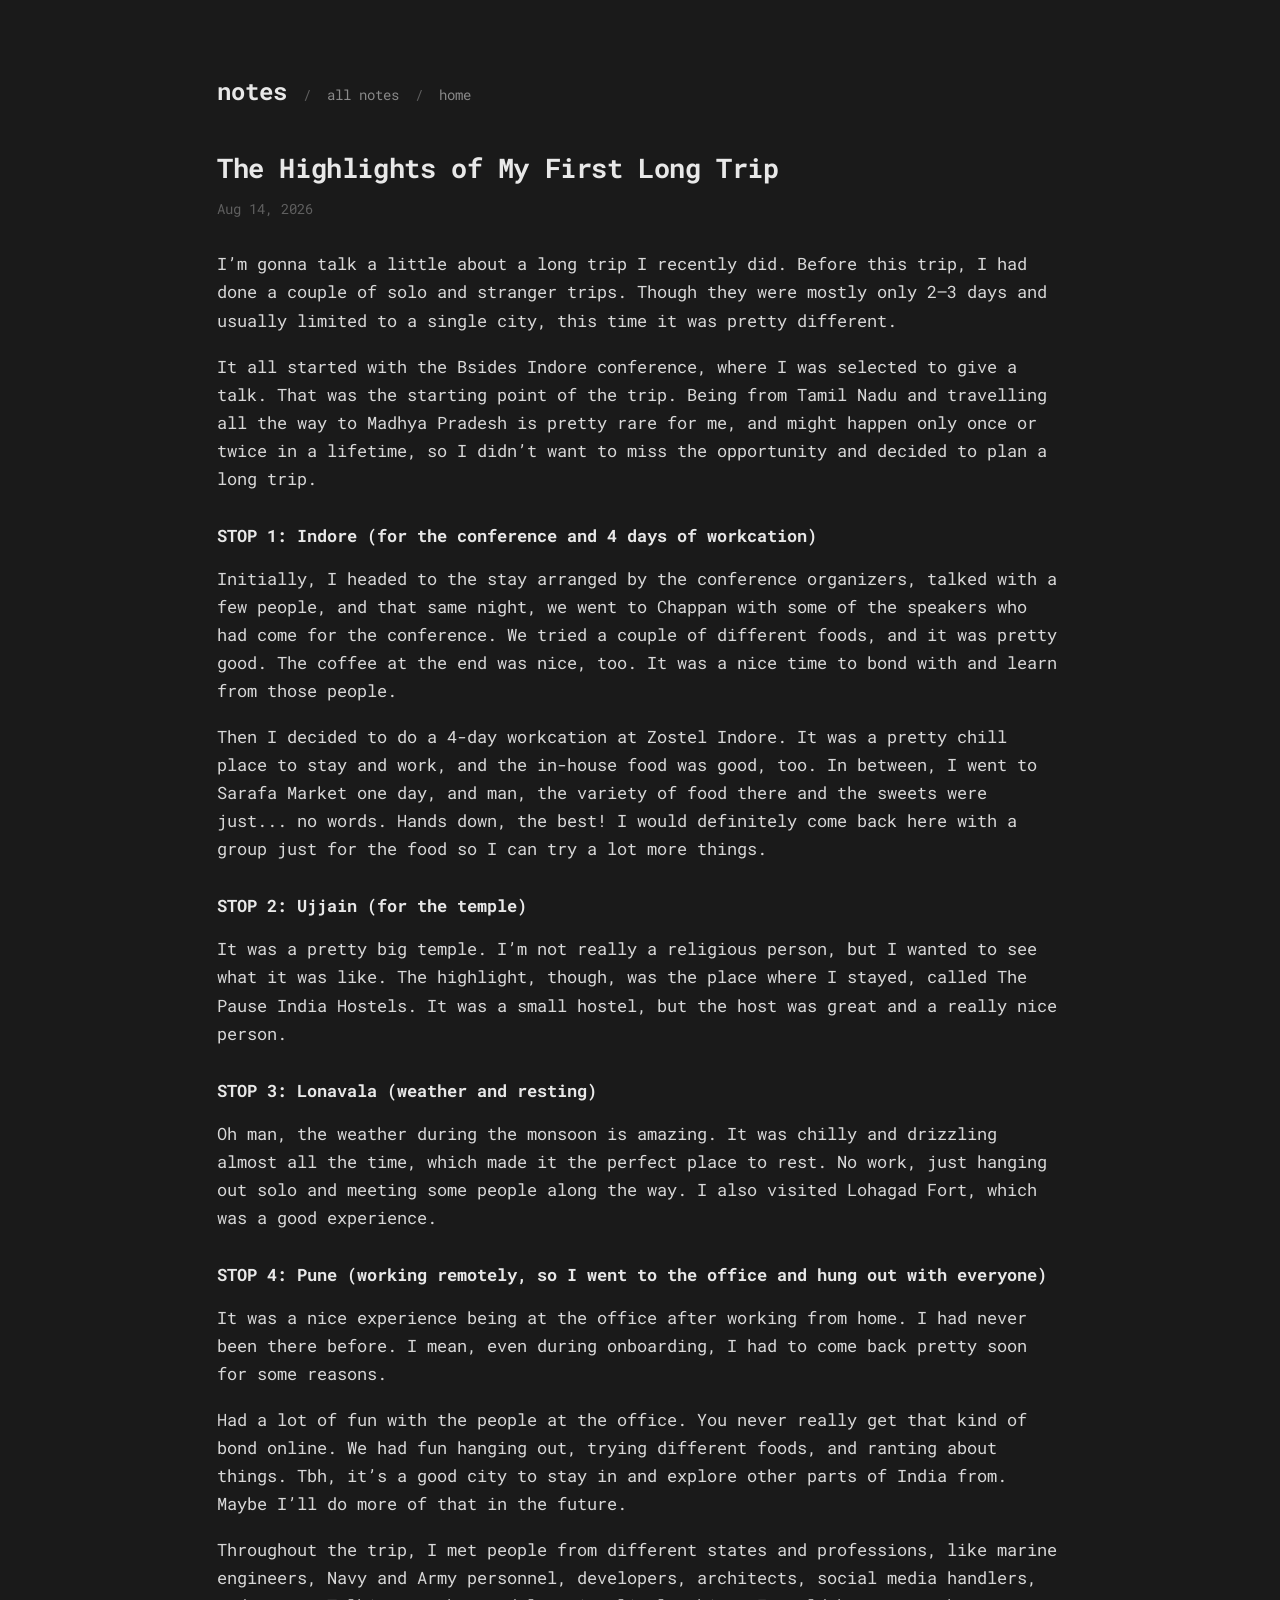
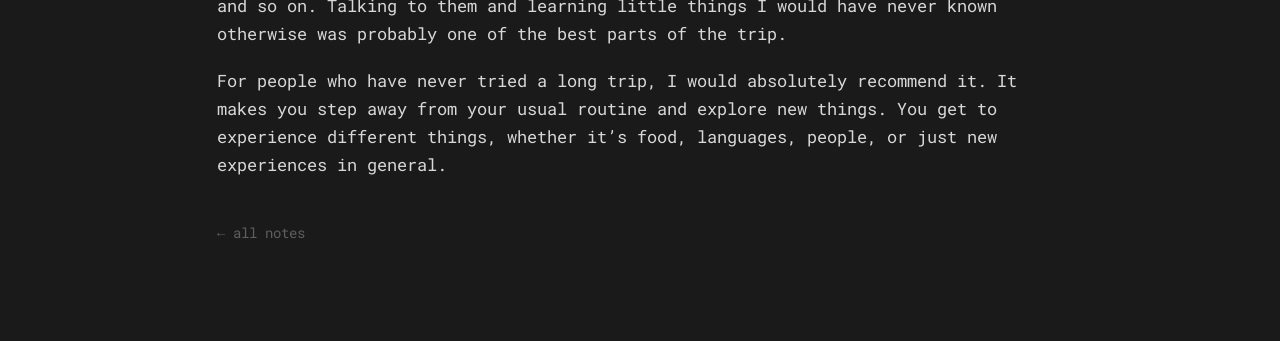
<file: notes/the-highlights-of-my-first-long-trip/index.html>
<!DOCTYPE html>
<html lang="en">
<head>
  <meta charset="UTF-8" />
  <meta name="viewport" content="width=device-width, initial-scale=1.0" />
  <title>The Highlights of My First Long Trip</title>
  <meta name="description" content="I’m gonna talk a little about a long trip I recently did. Before this trip, I had done a couple of solo and stranger trips. Though they were mostly only 2–3…" />
  <meta property="og:type" content="article" />
  <meta property="og:title" content="The Highlights of My First Long Trip" />
  <meta property="og:description" content="I’m gonna talk a little about a long trip I recently did. Before this trip, I had done a couple of solo and stranger trips. Though they were mostly only 2–3…" />
  <meta property="og:url" content="https://abhis3k.in/notes/the-highlights-of-my-first-long-trip/" />
  <meta name="twitter:card" content="summary" />
  <meta name="twitter:title" content="The Highlights of My First Long Trip" />
  <meta name="twitter:description" content="I’m gonna talk a little about a long trip I recently did. Before this trip, I had done a couple of solo and stranger trips. Though they were mostly only 2–3…" />
  <link rel="preconnect" href="https://fonts.googleapis.com" />
  <link rel="preconnect" href="https://fonts.gstatic.com" crossorigin />
  <link href="https://fonts.googleapis.com/css2?family=Roboto+Mono:wght@400;500;700&display=swap" rel="stylesheet" />
  <link rel="stylesheet" href="../../css/style.css" />
  <link rel="icon" href="/favicon.svg" type="image/svg+xml" />
</head>
<body>
  <main class="wrap">
    <nav class="subnav">
      <h1>notes</h1>
      <span class="sep">/</span>
      <a href="../">all notes</a>
      <span class="sep">/</span>
      <a href="../../">home</a>
    </nav>
    <div id="content"><p class="empty">Loading…</p></div>
  </main>
  <script src="../../lib/marked.min.js"></script>
  <script src="../../js/note.js"></script>
  <script src="../../js/lightbox.js"></script>
</body>
</html>
</file>
<file: css/style.css>
/* ===== Theme tokens ===== */
:root {
  --bg:        #1a1a1a;
  --bg-card:   #202020;
  --bg-hover:  #262626;
  --border:    #2e2e2e;
  --border-hi: #3d3d3d;
  --text:      #e8e8e8;
  --text-dim:  #8a8a8a;
  --text-faint:#5f5f5f;
  --accent:    #e8e8e8;
  --maxw:      760px;
  --gap:       14px;
}

* { box-sizing: border-box; margin: 0; padding: 0; }

html { -webkit-text-size-adjust: 100%; scroll-behavior: smooth; }

body {
  background: var(--bg);
  color: var(--text);
  font-family: "Roboto Mono", ui-monospace, SFMono-Regular, Menlo, Consolas, monospace;
  font-size: 16px;
  line-height: 1.65;
  -webkit-font-smoothing: antialiased;
  text-rendering: optimizeLegibility;
}

.wrap {
  max-width: var(--maxw);
  margin: 0 auto;
  padding: 72px 22px 96px;
}

a { color: var(--text); text-decoration: none; }
a:hover { color: #fff; }

/* ===== Two-column layout ===== */
.layout { display: grid; grid-template-columns: 1fr; gap: 32px; }
.profile { order: -1; } /* name/bio first when stacked on mobile */

@media (min-width: 720px) {
  :root { --maxw: 890px; }
  .layout {
    grid-template-columns: 3fr 2fr; /* left 60% (profile) · right 40% (sections) */
    grid-template-areas: "profile links";
    gap: 64px;
    align-items: start;
  }
  .links   { grid-area: links; margin-top: 6px; } /* align first link with the name's cap height */
  .profile { grid-area: profile; order: 0; position: sticky; top: 72px; text-align: left; }
  .profile h1 { line-height: 1.2; }
}

/* ===== Profile (right side) ===== */
.profile h1 {
  font-size: 27px;
  font-weight: 700;
  letter-spacing: -0.5px;
}
.profile .bio {
  margin-top: 12px;
  color: var(--text-dim);
  font-size: 15px;
  line-height: 1.65;
}
.profile .bio.hidden { display: none; }
.profile .contact {
  margin-top: 18px;
  color: var(--text-dim);
  font-size: 15px;
  line-height: 1.65;
}
.profile .contact a {
  color: var(--text);
  text-decoration: underline;
  text-underline-offset: 3px;
  text-decoration-color: var(--border-hi);
}
.profile .contact a:hover { color: #fff; text-decoration-color: var(--text-dim); }

.bio-toggle {
  margin-top: 10px;
  padding: 0;
  background: none;
  border: none;
  color: var(--text-faint);
  font-family: inherit;
  font-size: 13.5px;
  cursor: pointer;
  transition: color .12s ease;
}
.bio-toggle:hover { color: var(--text-dim); }

/* ===== Plain-text link list (left side) ===== */
.links { display: flex; flex-direction: column; gap: 22px; }

.link { display: block; }
.link .title {
  font-size: 17px;
  font-weight: 500;
  color: var(--text);
  transition: color .12s ease;
}
.link:hover .title { color: #fff; }
.link .arrow {
  color: var(--text-faint);
  font-size: 13px;
  margin-left: 6px;
  vertical-align: 1px;
  transition: color .12s ease, transform .12s ease;
  display: inline-block;
}
.link:hover .arrow { color: var(--text-dim); transform: translate(2px, -2px); }
.link .subtitle {
  display: block;
  margin-top: 3px;
  color: var(--text-dim);
  font-size: 14px;
  line-height: 1.5;
}

/* ===== Sub-nav (notes pages) ===== */
.subnav {
  display: flex;
  align-items: baseline;
  gap: 16px;
  margin-bottom: 34px;
  font-size: 14px;
}
.subnav h1 { font-size: 24px; font-weight: 700; }
.subnav a { color: var(--text-dim); }
.subnav a:hover { color: var(--text); }
.subnav .sep { color: var(--text-faint); }

/* ===== Notes list ===== */
.note-list { display: flex; flex-direction: column; }
.note-item {
  display: flex;
  align-items: baseline;
  justify-content: space-between;
  gap: 16px;
  padding: 13px 2px;
  border-bottom: 1px solid var(--border);
}
.note-item:hover .note-title { color: #fff; }
.note-title { font-size: 16px; }
.note-date { color: var(--text-faint); font-size: 13.5px; flex-shrink: 0; }

/* writings list: title with a subtitle underneath */
.post-item { align-items: baseline; }
.note-main { min-width: 0; }
.post-sub {
  display: block;
  margin-top: 3px;
  color: var(--text-dim);
  font-size: 13.5px;
  line-height: 1.5;
}

/* ===== Rendered markdown (single note) ===== */
.note-head { margin-bottom: 30px; }
.note-head h1 { font-size: 27px; font-weight: 700; letter-spacing: -0.4px; }
.note-head .subtitle { color: var(--text-dim); font-size: 16px; margin-top: 8px; line-height: 1.5; }
.note-head .date { color: var(--text-faint); font-size: 13.5px; margin-top: 8px; }

.markdown { font-size: 16.5px; line-height: 1.7; }
.markdown > * + * { margin-top: 18px; }
.markdown h1, .markdown h2, .markdown h3 {
  font-weight: 700; line-height: 1.3; margin-top: 32px;
}
.markdown h1 { font-size: 23px; }
.markdown h2 { font-size: 20px; }
.markdown h3 { font-size: 17px; }
.markdown p, .markdown li { color: #d8d8d8; }
.markdown a { color: #fff; text-decoration: underline; text-underline-offset: 3px; text-decoration-color: var(--border-hi); }
.markdown a:hover { text-decoration-color: var(--text-dim); }
.markdown ul, .markdown ol { padding-left: 22px; }
.markdown li + li { margin-top: 6px; }
.markdown blockquote {
  border-left: 2px solid var(--border-hi);
  padding-left: 16px;
  color: var(--text-dim);
  font-style: italic;
}
.markdown code {
  background: #2a2a2a;
  padding: 2px 6px;
  border-radius: 4px;
  font-size: 14px;
}
.markdown pre {
  background: #141414;
  border: 1px solid var(--border);
  border-radius: 8px;
  padding: 16px;
  overflow-x: auto;
}
.markdown pre code { background: none; padding: 0; }
.markdown img,
.markdown video,
.markdown iframe { display: block; max-width: 100%; margin-left: auto; margin-right: auto; border-radius: 8px; }
.markdown img { cursor: zoom-in; }
.markdown hr { border: none; border-top: 1px solid var(--border); }
.markdown h2, .markdown h3, .markdown h4 { scroll-margin-top: 20px; }

/* ===== In-page Table of Contents ===== */
.toc {
  margin: 6px 0 36px;
  padding: 18px 20px;
  border: 1px solid var(--border);
  border-radius: 10px;
  background: var(--bg-card);
}
.toc-title {
  font-size: 12px;
  letter-spacing: 0.08em;
  text-transform: uppercase;
  color: var(--text-faint);
  margin-bottom: 12px;
}
.toc a {
  display: block;
  padding: 4px 0;
  color: var(--text-dim);
  font-size: 14px;
  line-height: 1.4;
  transition: color .12s ease;
}
.toc a:hover { color: #fff; }
.toc a.toc-l1 { padding-left: 16px; font-size: 13.5px; }
.toc a.toc-l2 { padding-left: 32px; font-size: 13px; }

/* ===== Lightbox (click-to-zoom images) ===== */
.lightbox {
  position: fixed;
  inset: 0;
  z-index: 999;
  display: flex;
  align-items: center;
  justify-content: center;
  padding: 4vmin;
  background: rgba(0, 0, 0, 0.85);
  cursor: zoom-out;
  opacity: 0;
  transition: opacity .18s ease;
}
.lightbox.open { opacity: 1; }
.lightbox img {
  max-width: 100%;
  max-height: 100%;
  border-radius: 6px;
  box-shadow: 0 10px 50px rgba(0, 0, 0, 0.6);
  transform: scale(0.98);
  transition: transform .18s ease;
}
.lightbox.open img { transform: scale(1); }

/* ===== States ===== */
.empty { color: var(--text-dim); font-size: 15px; padding: 20px 0; }

footer {
  margin-top: 64px;
  padding-top: 22px;
  border-top: 1px solid var(--border);
  color: var(--text-faint);
  font-size: 13px;
}

/* ===== Responsive ===== */
@media (max-width: 520px) {
  .wrap { padding: 48px 18px 72px; }
  .profile h1 { font-size: 25px; }
  .note-item { flex-wrap: wrap; gap: 2px 16px; }
}
</file>
